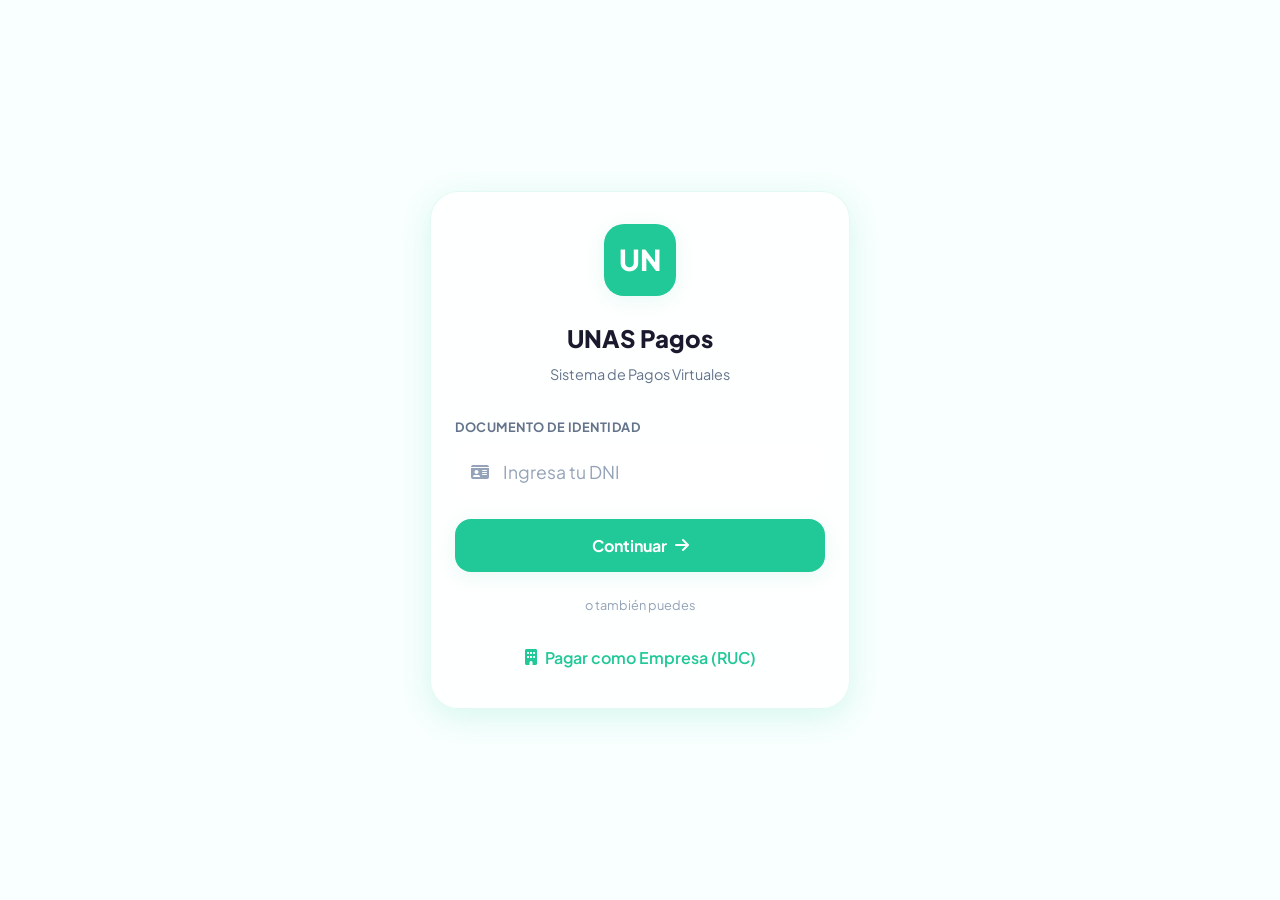
<file: index.html>
<!DOCTYPE html>
<html lang="es">
<head>
    <meta charset="UTF-8">
    <meta name="viewport" content="width=device-width, initial-scale=1.0, maximum-scale=1.0, user-scalable=no">
    <title>UNAS Pagos - Sistema Inteligente</title>
    
    <!-- Fonts -->
    <link href="https://fonts.googleapis.com/css2?family=Plus+Jakarta+Sans:wght@400;500;600;700;800&display=swap" rel="stylesheet">
    
    <!-- Icons -->
    <link rel="stylesheet" href="https://cdnjs.cloudflare.com/ajax/libs/font-awesome/6.4.0/css/all.min.css">
    
    <!-- Styles -->
    <link rel="stylesheet" href="css/styles.css">
</head>
<body>
    <!-- Background Decoration -->
    <div class="bg-decoration">
        <div class="bg-blob bg-blob-1"></div>
        <div class="bg-blob bg-blob-2"></div>
    </div>

    <!-- ==================== LOGIN SCREEN ==================== -->
    <div class="login-screen" id="loginScreen">
        <div class="login-card">
            <div class="login-logo">UN</div>
            <h2 class="login-title">UNAS Pagos</h2>
            <p class="login-subtitle">Sistema de Pagos Virtuales</p>

            <!-- Step 1: DNI -->
            <div class="login-step active" id="loginStep1">
                <div class="input-group">
                    <label class="input-label">Documento de Identidad</label>
                    <div class="input-wrapper">
                        <i class="fas fa-id-card input-icon"></i>
                        <input type="text" class="input-field" id="dniInput" placeholder="Ingresa tu DNI" maxlength="8" inputmode="numeric" autocomplete="off">
                    </div>
                </div>
                <button class="btn btn-primary" onclick="validateDNI()">
                    <span>Continuar</span>
                    <i class="fas fa-arrow-right"></i>
                </button>
                <div class="divider">o también puedes</div>
                <button class="btn btn-text">
                    <i class="fas fa-building"></i> Pagar como Empresa (RUC)
                </button>
            </div>

            <!-- Step 2: Loading RENIEC -->
            <div class="login-step" id="loginStep2">
                <div style="padding: 2rem 0; text-align: center;">
                    <div class="spinner dark" style="margin: 0 auto 1rem; width: 40px; height: 40px;"></div>
                    <p style="color: var(--text-secondary); font-size: 0.9rem;">Validando con RENIEC...</p>
                    <p style="color: var(--text-muted); font-size: 0.75rem; margin-top: 0.5rem;">Consultando sistemas internos UNAS</p>
                </div>
            </div>

            <!-- Step 3: Confirm User + Email -->
            <div class="login-step" id="loginStep3">
                <div class="user-preview" id="userPreview">
                    <div class="user-preview-avatar"><i class="fas fa-user"></i></div>
                    <div class="user-preview-info">
                        <h4 id="previewName">-</h4>
                        <p id="previewDni">DNI: -</p>
                    </div>
                    <span class="user-preview-badge" id="previewBadge">-</span>
                </div>

                <div class="api-data-section" id="apiDataSection">
                    <div class="api-data-title"><i class="fas fa-database"></i> Datos encontrados en sistemas UNAS</div>
                    <div class="api-cards" id="apiCards"></div>
                </div>

                <div class="login-alert" id="alertDeudas" style="display: none; margin-top: 1rem;">
                    <i class="fas fa-exclamation-triangle"></i>
                    <div class="login-alert-text">
                        <strong>Se detectaron conceptos obligatorios.</strong><br>
                        Se agregarán automáticamente a tu carrito.
                    </div>
                </div>

                <div class="input-group" style="margin-top: 1.25rem;">
                    <label class="input-label">Correo electrónico</label>
                    <div class="input-wrapper">
                        <i class="fas fa-envelope input-icon"></i>
                        <input type="email" class="input-field email" id="emailInput" placeholder="tucorreo@email.com">
                    </div>
                    <p style="font-size: 0.7rem; color: var(--text-muted); margin-top: 0.35rem;">
                        <i class="fas fa-info-circle"></i> Enviaremos tu comprobante a este correo
                    </p>
                </div>

                <button class="btn btn-primary" onclick="confirmUser()">
                    <i class="fas fa-check"></i>
                    <span>Confirmar y continuar</span>
                </button>
                <button class="btn btn-secondary" onclick="goToLoginStep(1)">
                    <i class="fas fa-arrow-left"></i> Cambiar DNI
                </button>
            </div>
        </div>
    </div>

    <!-- ==================== MAIN APP ==================== -->
    <div class="app-container hidden" id="appContainer">
        <!-- Header -->
        <header class="header">
            <div class="header-inner">
                <div class="header-left">
                    <div class="logo">UN</div>
                    <div class="header-title">
                        <h1>UNAS Pagos</h1>
                        <span>Sistema de pagos virtuales</span>
                    </div>
                </div>
                <div class="header-user" onclick="logout()">
                    <div class="header-user-avatar"><i class="fas fa-user"></i></div>
                    <div class="header-user-info">
                        <div class="header-user-name" id="headerUserName">-</div>
                        <div class="header-user-type" id="headerUserType">-</div>
                    </div>
                    <i class="fas fa-sign-out-alt" style="color: var(--text-muted); margin-left: 0.5rem;"></i>
                </div>
            </div>
        </header>

        <!-- Tabs -->
        <nav class="tabs-nav">
            <div class="tabs-nav-inner">
                <button class="tab-btn active" onclick="switchTab('servicios', this)"><i class="fas fa-receipt"></i> Servicios</button>
                <button class="tab-btn" onclick="switchTab('historial', this)"><i class="fas fa-history"></i> Historial</button>
                <button class="tab-btn" onclick="switchTab('perfil', this)"><i class="fas fa-user"></i> Mi Perfil</button>
            </div>
        </nav>

        <!-- Main Content -->
        <main class="main-layout">
            <!-- Tab: Servicios -->
            <div class="tab-content active" id="tabServicios">
                <!-- Welcome Card -->
                <div class="welcome-card">
                    <div class="welcome-header">
                        <div class="welcome-user">
                            <div class="welcome-avatar"><i class="fas fa-user"></i></div>
                            <div class="welcome-info">
                                <h2 id="welcomeName">¡Hola!</h2>
                                <p id="welcomeMeta">-</p>
                            </div>
                        </div>
                        <span class="welcome-badge" id="welcomeBadge">-</span>
                    </div>
                    <div class="welcome-stats">
                        <div class="stat-box">
                            <div class="stat-value" id="statPendientes">0</div>
                            <div class="stat-label">Pendientes</div>
                        </div>
                        <div class="stat-box">
                            <div class="stat-value" id="statMonto">S/ 0</div>
                            <div class="stat-label">Por pagar</div>
                        </div>
                        <div class="stat-box">
                            <div class="stat-value" id="statPagados">0</div>
                            <div class="stat-label">Este mes</div>
                        </div>
                    </div>
                </div>

                <!-- API Status -->
                <div class="api-status-grid" id="apiStatusGrid"></div>

                <!-- Alert -->
                <div class="alert-banner" id="mainAlert" style="display: none;">
                    <i class="fas fa-exclamation-circle"></i>
                    <div class="alert-banner-content">
                        <div class="alert-banner-title">Conceptos obligatorios detectados</div>
                        <div class="alert-banner-text" id="alertText">-</div>
                    </div>
                </div>

                <!-- Content Grid -->
                <div class="content-grid">
                    <!-- Services -->
                    <div class="section-card">
                        <div class="section-header">
                            <h3 class="section-title"><i class="fas fa-list"></i> Conceptos de Pago</h3>
                            <div class="filter-pills">
                                <button class="filter-pill active" onclick="setFilter(this, 'all')">Todos</button>
                                <button class="filter-pill" onclick="setFilter(this, 'pregrado')">Pregrado</button>
                                <button class="filter-pill" onclick="setFilter(this, 'posgrado')">Posgrado</button>
                                <button class="filter-pill" onclick="setFilter(this, 'idiomas')">Idiomas</button>
                            </div>
                        </div>
                        <div class="section-body">
                            <div class="search-bar">
                                <div class="search-input-wrapper">
                                    <i class="fas fa-search search-icon"></i>
                                    <input type="text" class="search-input" placeholder="Buscar concepto..." id="searchInput" oninput="searchServices()">
                                </div>
                            </div>
                            <div class="service-list" id="serviceList"></div>
                        </div>
                    </div>

                    <!-- Cart Panel Desktop -->
                    <div class="cart-panel" id="cartPanel">
                        <div class="cart-header">
                            <h3 class="cart-title">Resumen</h3>
                            <span class="cart-count" id="cartCountDesktop">0</span>
                        </div>
                        <div class="cart-body" id="cartBodyDesktop"></div>
                        <div class="cart-summary" id="cartSummaryDesktop"></div>
                        <div class="cart-actions">
                            <button class="btn-checkout" onclick="openCheckout()">
                                <i class="fas fa-lock"></i> Pagar
                            </button>
                        </div>
                    </div>
                </div>
            </div>

            <!-- Tab: Historial -->
            <div class="tab-content" id="tabHistorial">
                <div class="section-card">
                    <div class="section-header">
                        <h3 class="section-title"><i class="fas fa-history"></i> Historial de Pagos</h3>
                    </div>
                    <div class="section-body">
                        <div class="history-list" id="historyList"></div>
                    </div>
                </div>
            </div>

            <!-- Tab: Perfil -->
            <div class="tab-content" id="tabPerfil">
                <div class="section-card">
                    <div class="section-header">
                        <h3 class="section-title"><i class="fas fa-user"></i> Mi Perfil</h3>
                    </div>
                    <div class="section-body" id="profileContent"></div>
                </div>
            </div>
        </main>

        <!-- Mobile Cart Bar -->
        <div class="mobile-cart-bar">
            <div class="mobile-cart-info">
                <div class="mobile-cart-badge" id="cartCountMobile">0</div>
                <div class="mobile-cart-text">
                    <span id="cartItemsText">0 conceptos</span>
                    <strong id="cartTotalMobile">S/ 0.00</strong>
                </div>
            </div>
            <button class="mobile-cart-btn" onclick="openCheckout()">
                <i class="fas fa-arrow-right"></i> Pagar
            </button>
        </div>
    </div>

    <!-- ==================== CHECKOUT MODAL ==================== -->
    <div class="modal-overlay" id="checkoutModal" onclick="closeModal(this)">
        <div class="modal" onclick="event.stopPropagation()">
            <div class="modal-handle"></div>
            
            <!-- Step 1: Summary -->
            <div id="checkoutStep1">
                <div class="modal-header">
                    <h3>Resumen de tu Pago</h3>
                    <p>Revisa los conceptos seleccionados</p>
                </div>
                <div class="modal-body" id="checkoutItems"></div>
                <div class="modal-footer">
                    <button class="btn btn-primary" onclick="goToPayment()">
                        <i class="fas fa-credit-card"></i> Pagar S/ <span id="checkoutTotal">0.00</span>
                    </button>
                </div>
            </div>

            <!-- Step 2: Niubiz Payment -->
            <div id="checkoutStep2" style="display: none;">
                <div class="modal-header">
                    <h3>Pago con Tarjeta</h3>
                    <p>Ingresa los datos de tu tarjeta</p>
                </div>
                <div class="modal-body">
                    <div class="niubiz-container">
                        <div class="niubiz-header">
                            <img src="https://upload.wikimedia.org/wikipedia/commons/thumb/a/a4/Niubiz_logo.svg/200px-Niubiz_logo.svg.png" alt="Niubiz" class="niubiz-logo" onerror="this.outerHTML='<span style=&quot;font-size: 1.5rem; font-weight: 800; color: #1a1f71;&quot;>NIUBIZ</span>'">
                            <div class="niubiz-secure">
                                <i class="fas fa-lock"></i>
                                <span>Pago Seguro</span>
                            </div>
                        </div>

                        <div class="card-form">
                            <div class="card-input-group">
                                <label>Número de Tarjeta</label>
                                <i class="fas fa-credit-card card-input-icon"></i>
                                <input type="text" class="card-input card-number" id="cardNumber" placeholder="1234 5678 9012 3456" maxlength="19" inputmode="numeric">
                            </div>

                            <div class="card-input-group">
                                <label>Nombre del Titular</label>
                                <i class="fas fa-user card-input-icon"></i>
                                <input type="text" class="card-input" id="cardName" placeholder="Como aparece en la tarjeta" style="text-transform: uppercase;">
                            </div>

                            <div class="card-row">
                                <div class="card-input-group">
                                    <label>Fecha Exp.</label>
                                    <i class="fas fa-calendar card-input-icon"></i>
                                    <input type="text" class="card-input" id="cardExpiry" placeholder="MM/YY" maxlength="5">
                                </div>
                                <div class="card-input-group">
                                    <label>CVV</label>
                                    <i class="fas fa-lock card-input-icon"></i>
                                    <input type="password" class="card-input" id="cardCvv" placeholder="•••" maxlength="4" inputmode="numeric">
                                </div>
                            </div>
                        </div>

                        <div class="card-brands">
                            <img src="https://upload.wikimedia.org/wikipedia/commons/thumb/5/5e/Visa_Inc._logo.svg/100px-Visa_Inc._logo.svg.png" alt="Visa" onerror="this.outerHTML='<span style=&quot;color:#1a1f71;font-weight:bold;&quot;>VISA</span>'">
                            <img src="https://upload.wikimedia.org/wikipedia/commons/thumb/2/2a/Mastercard-logo.svg/100px-Mastercard-logo.svg.png" alt="Mastercard" onerror="this.outerHTML='<span style=&quot;color:#eb001b;font-weight:bold;&quot;>MC</span>'">
                            <img src="https://upload.wikimedia.org/wikipedia/commons/thumb/f/fa/American_Express_logo_%282018%29.svg/100px-American_Express_logo_%282018%29.svg.png" alt="Amex" onerror="this.outerHTML='<span style=&quot;color:#006fcf;font-weight:bold;&quot;>AMEX</span>'">
                            <img src="https://upload.wikimedia.org/wikipedia/commons/thumb/4/40/Diners_Club_Logo3.svg/100px-Diners_Club_Logo3.svg.png" alt="Diners" onerror="this.outerHTML='<span style=&quot;color:#004e94;font-weight:bold;&quot;>DINERS</span>'">
                        </div>
                    </div>

                    <div class="summary-card" style="margin-top: 1rem;">
                        <div class="summary-card-title">Total a Pagar</div>
                        <div class="summary-line total" style="border: none; padding: 0; margin: 0;">
                            <span>Monto</span>
                            <span>S/ <span id="niubizTotal">0.00</span></span>
                        </div>
                    </div>
                </div>
                <div class="modal-footer">
                    <button class="btn btn-niubiz" onclick="processNiubizPayment()">
                        <i class="fas fa-lock"></i> Pagar con Niubiz
                    </button>
                    <button class="btn btn-secondary" onclick="goBackToSummary()">
                        <i class="fas fa-arrow-left"></i> Volver
                    </button>
                </div>
            </div>

            <!-- Step 3: Success -->
            <div id="checkoutSuccess" style="display: none;">
                <div class="modal-body">
                    <div class="success-state">
                        <div class="success-icon"><i class="fas fa-check"></i></div>
                        <div class="success-title">¡Pago Exitoso!</div>
                        <div class="success-text">Tu transacción ha sido procesada por Niubiz</div>
                        <div class="success-details">
                            <div class="success-row"><span>N° Operación</span><span><strong id="successOpNumber">-</strong></span></div>
                            <div class="success-row"><span>ID Transacción</span><span id="successTxnId">-</span></div>
                            <div class="success-row"><span>Fecha</span><span id="successDate">-</span></div>
                            <div class="success-row"><span>Monto</span><span style="color: var(--unas-verde); font-weight: 700;" id="successAmount">-</span></div>
                            <div class="success-row"><span>Tarjeta</span><span id="successCard">-</span></div>
                        </div>
                        <div class="email-sent-notice">
                            <i class="fas fa-envelope"></i>
                            <span>Comprobante enviado a <strong id="successEmail">-</strong></span>
                        </div>
                    </div>
                </div>
                <div class="modal-footer">
                    <button class="btn btn-primary" onclick="downloadTicket()">
                        <i class="fas fa-download"></i> Descargar Ticket
                    </button>
                    <button class="btn btn-secondary" onclick="closeCheckout()">Volver al inicio</button>
                </div>
            </div>
        </div>
    </div>

    <!-- ==================== PROCESSING OVERLAY ==================== -->
    <div class="processing-overlay" id="processingOverlay">
        <div class="processing-spinner"></div>
        <div class="processing-text">Procesando pago...</div>
        <div class="processing-subtext">Conectando con Niubiz de forma segura</div>
    </div>

    <!-- Scripts -->
    <script src="js/app.js"></script>
</body>
</html>
</file>
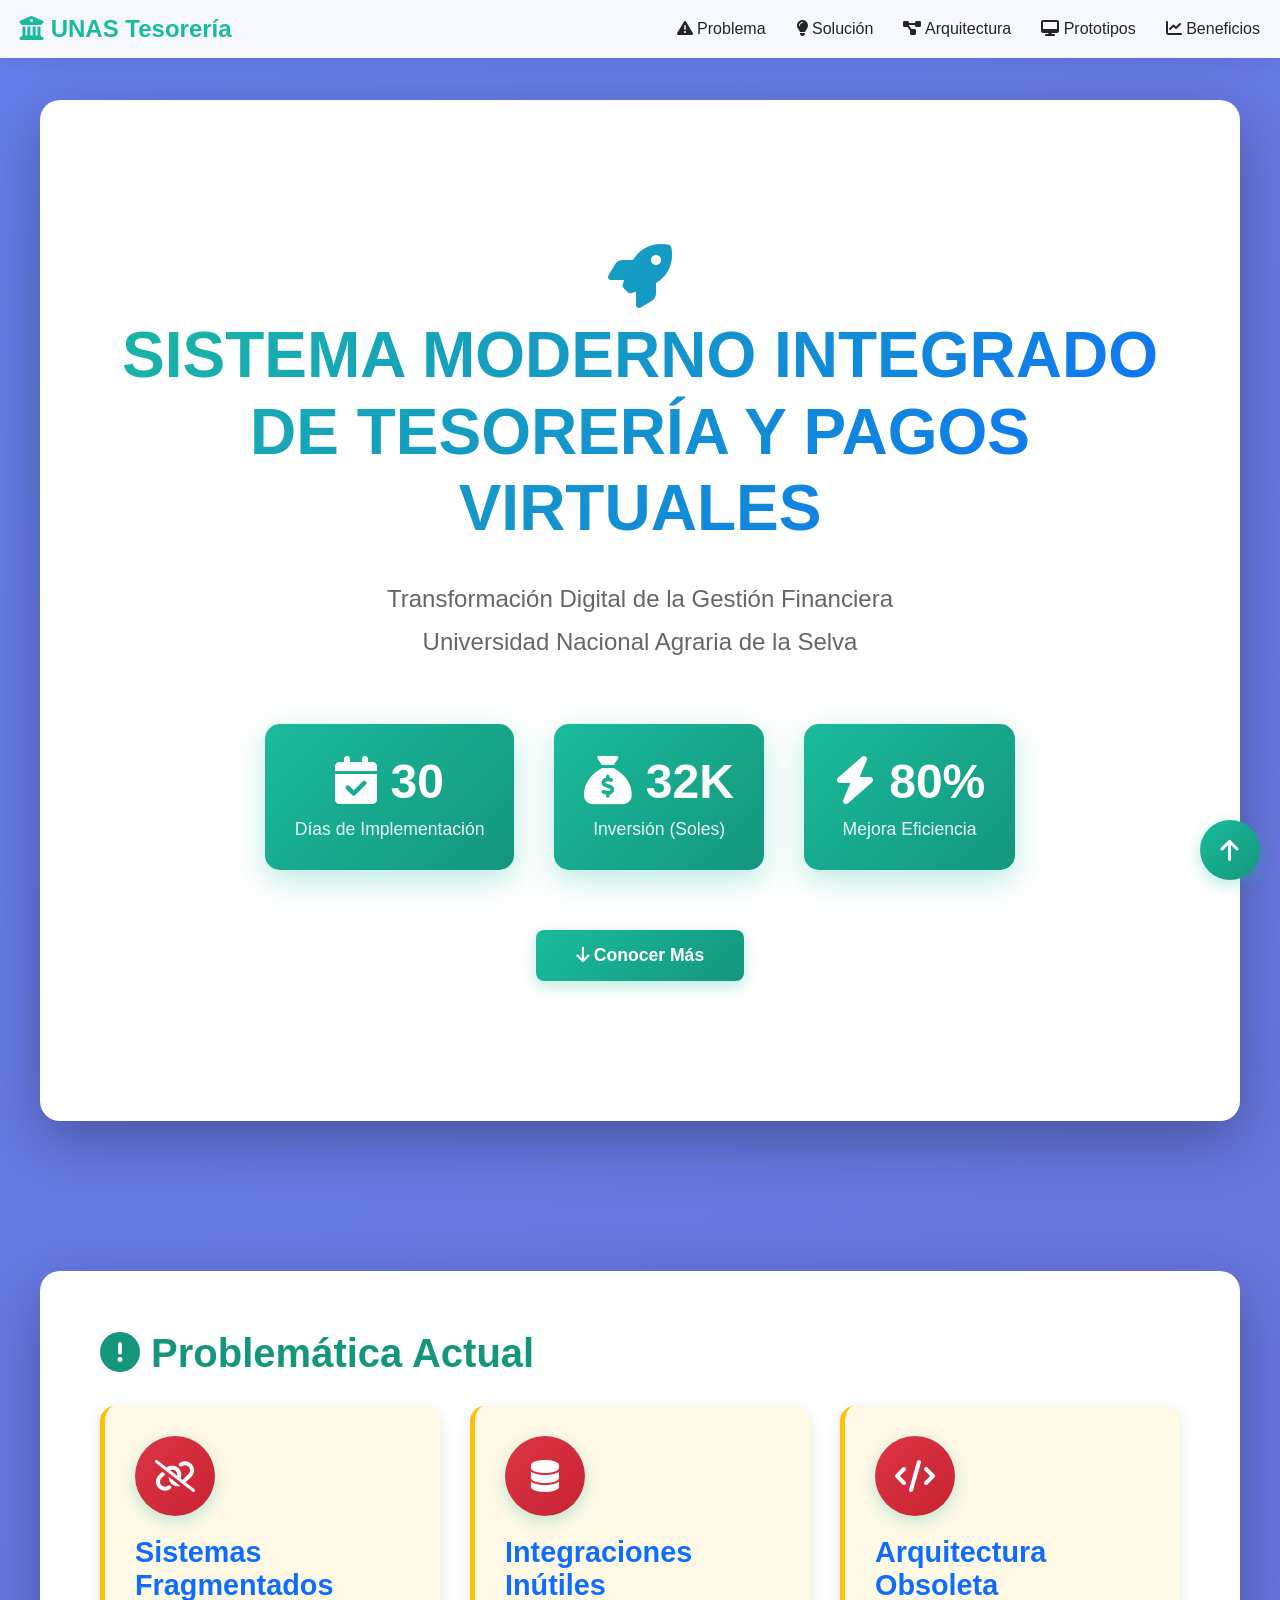
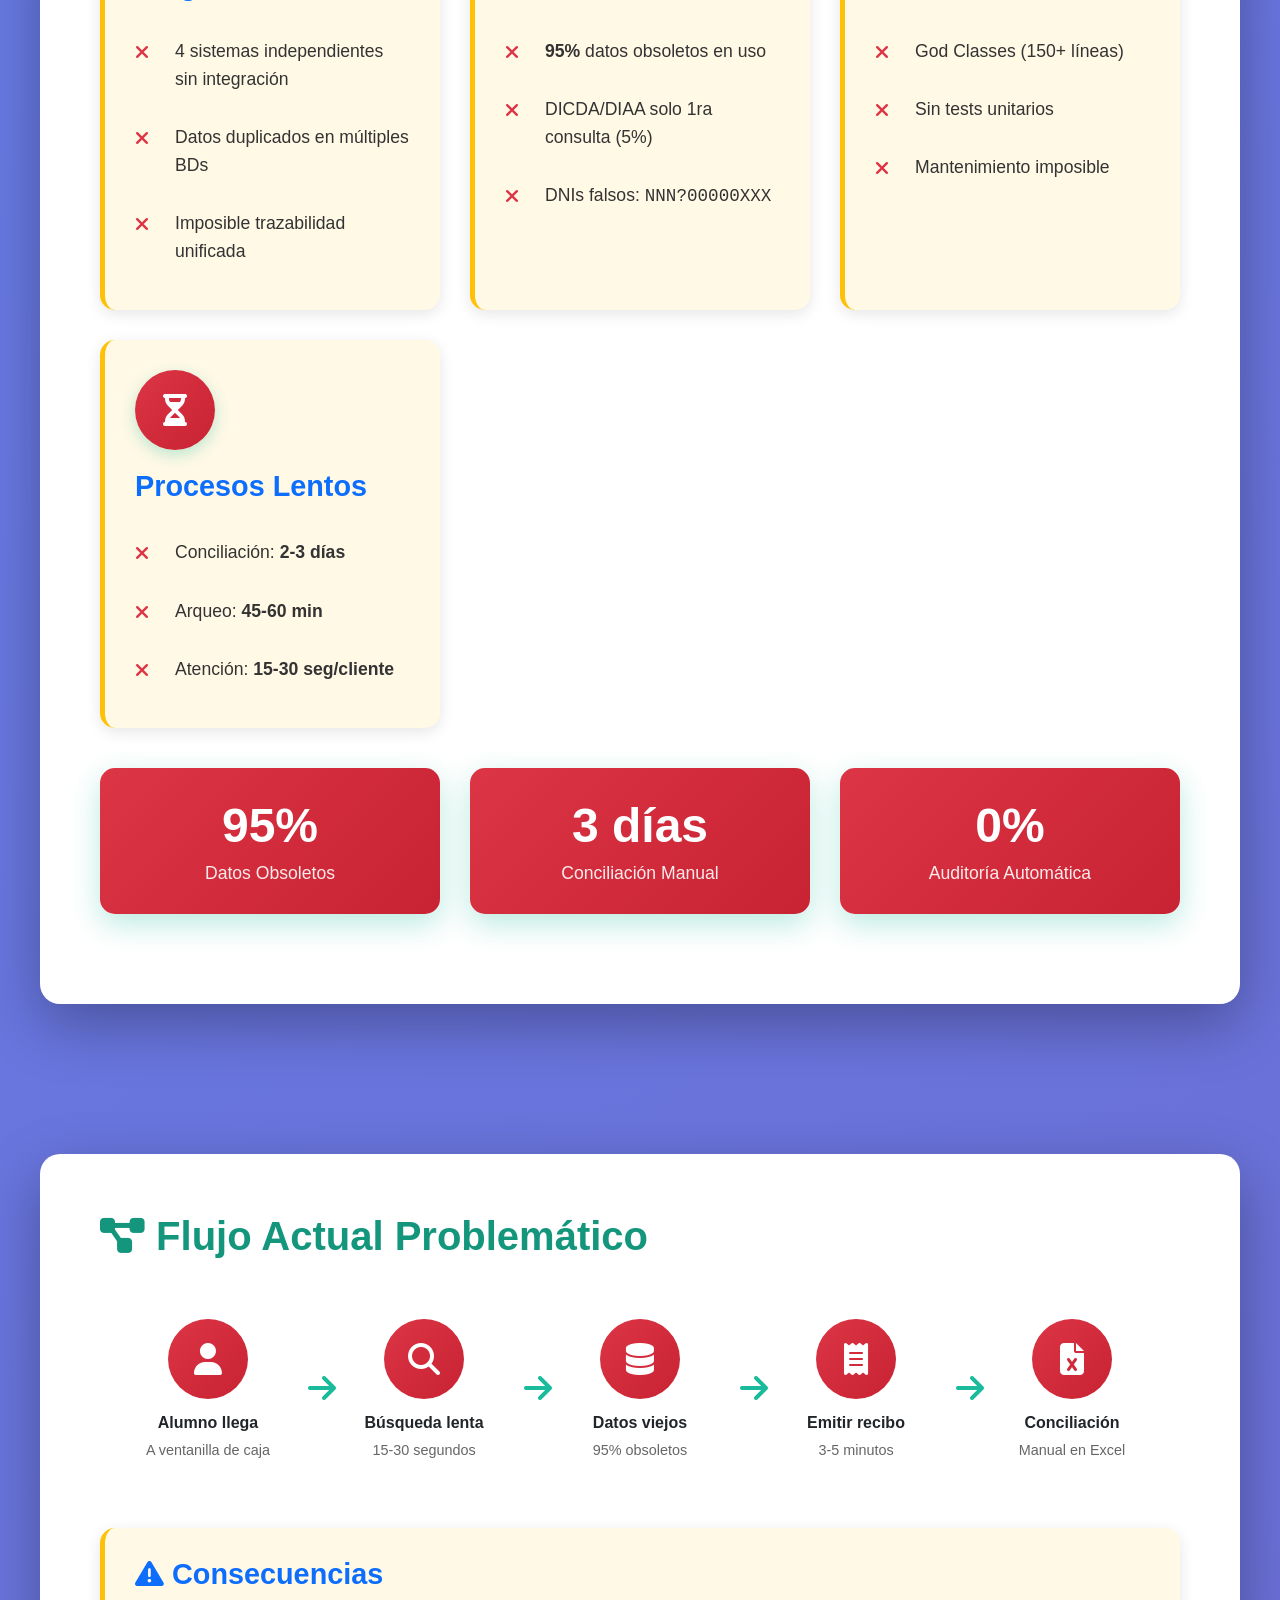
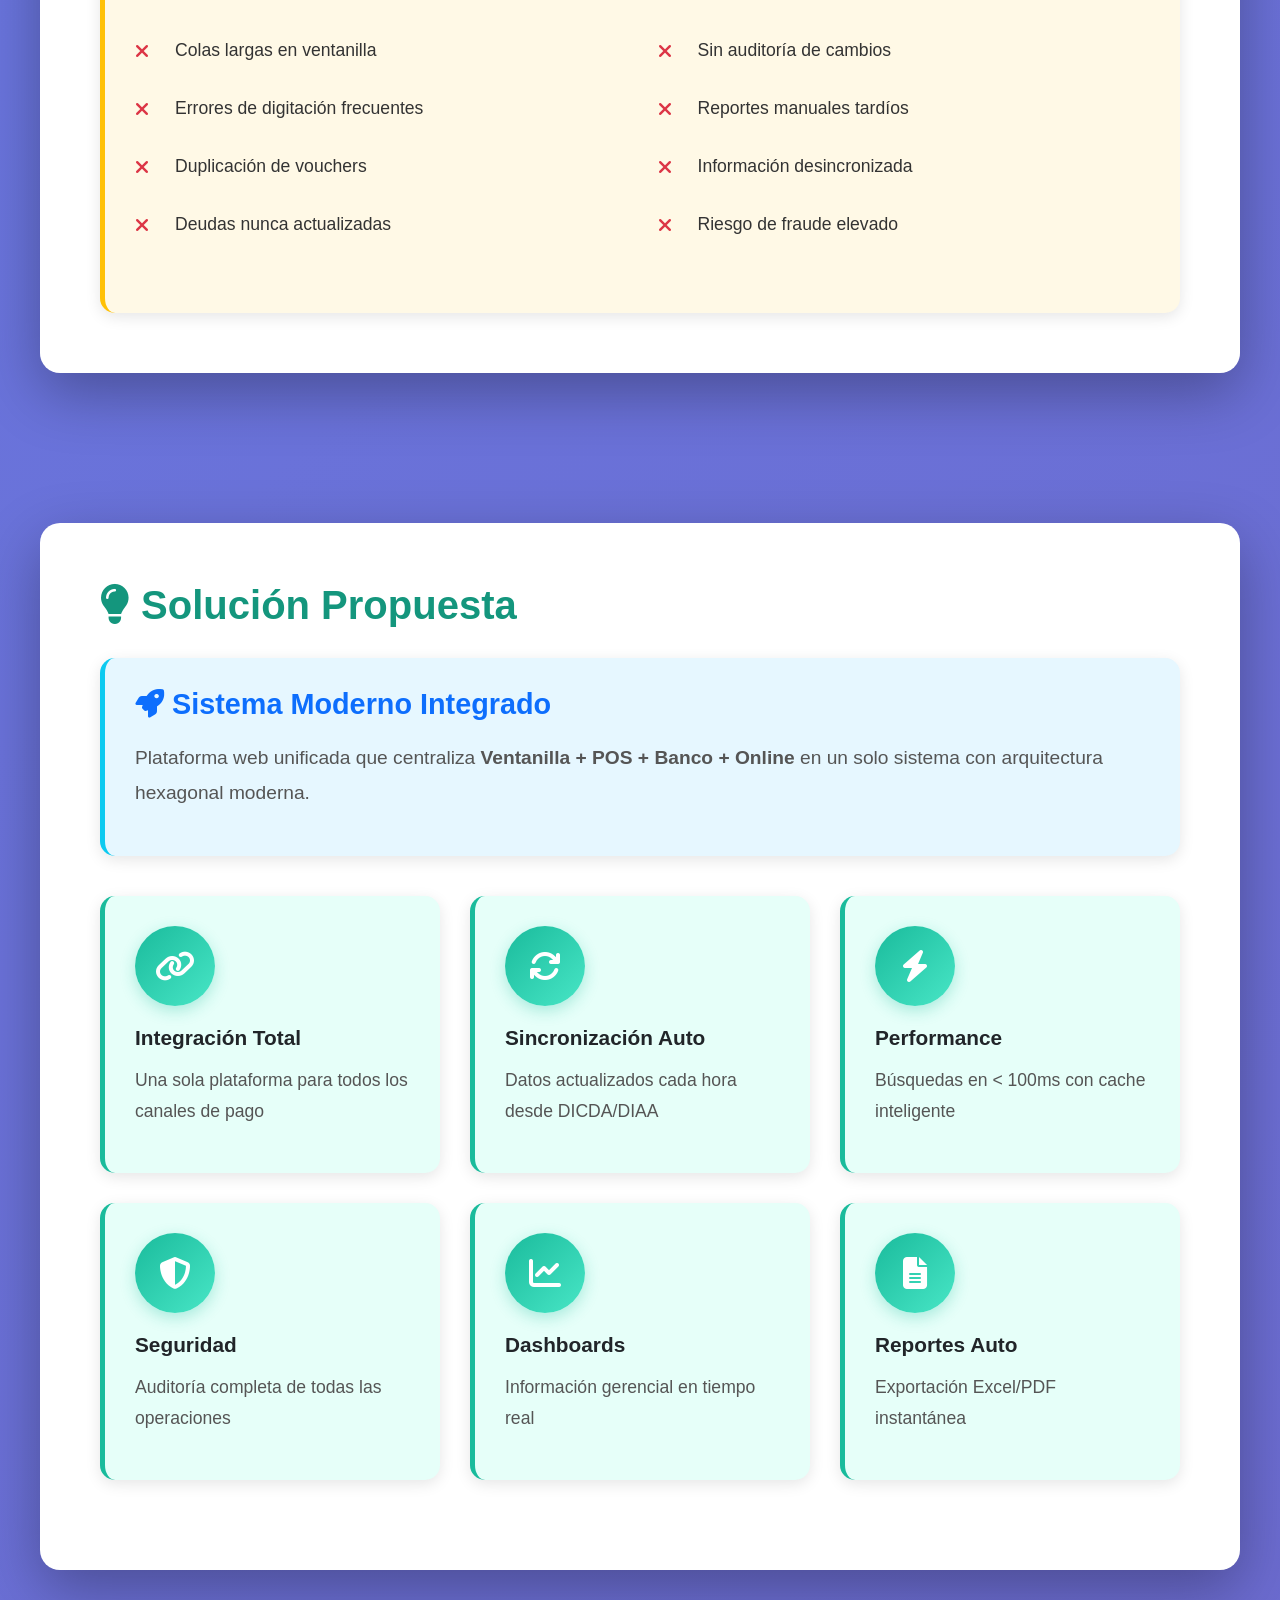
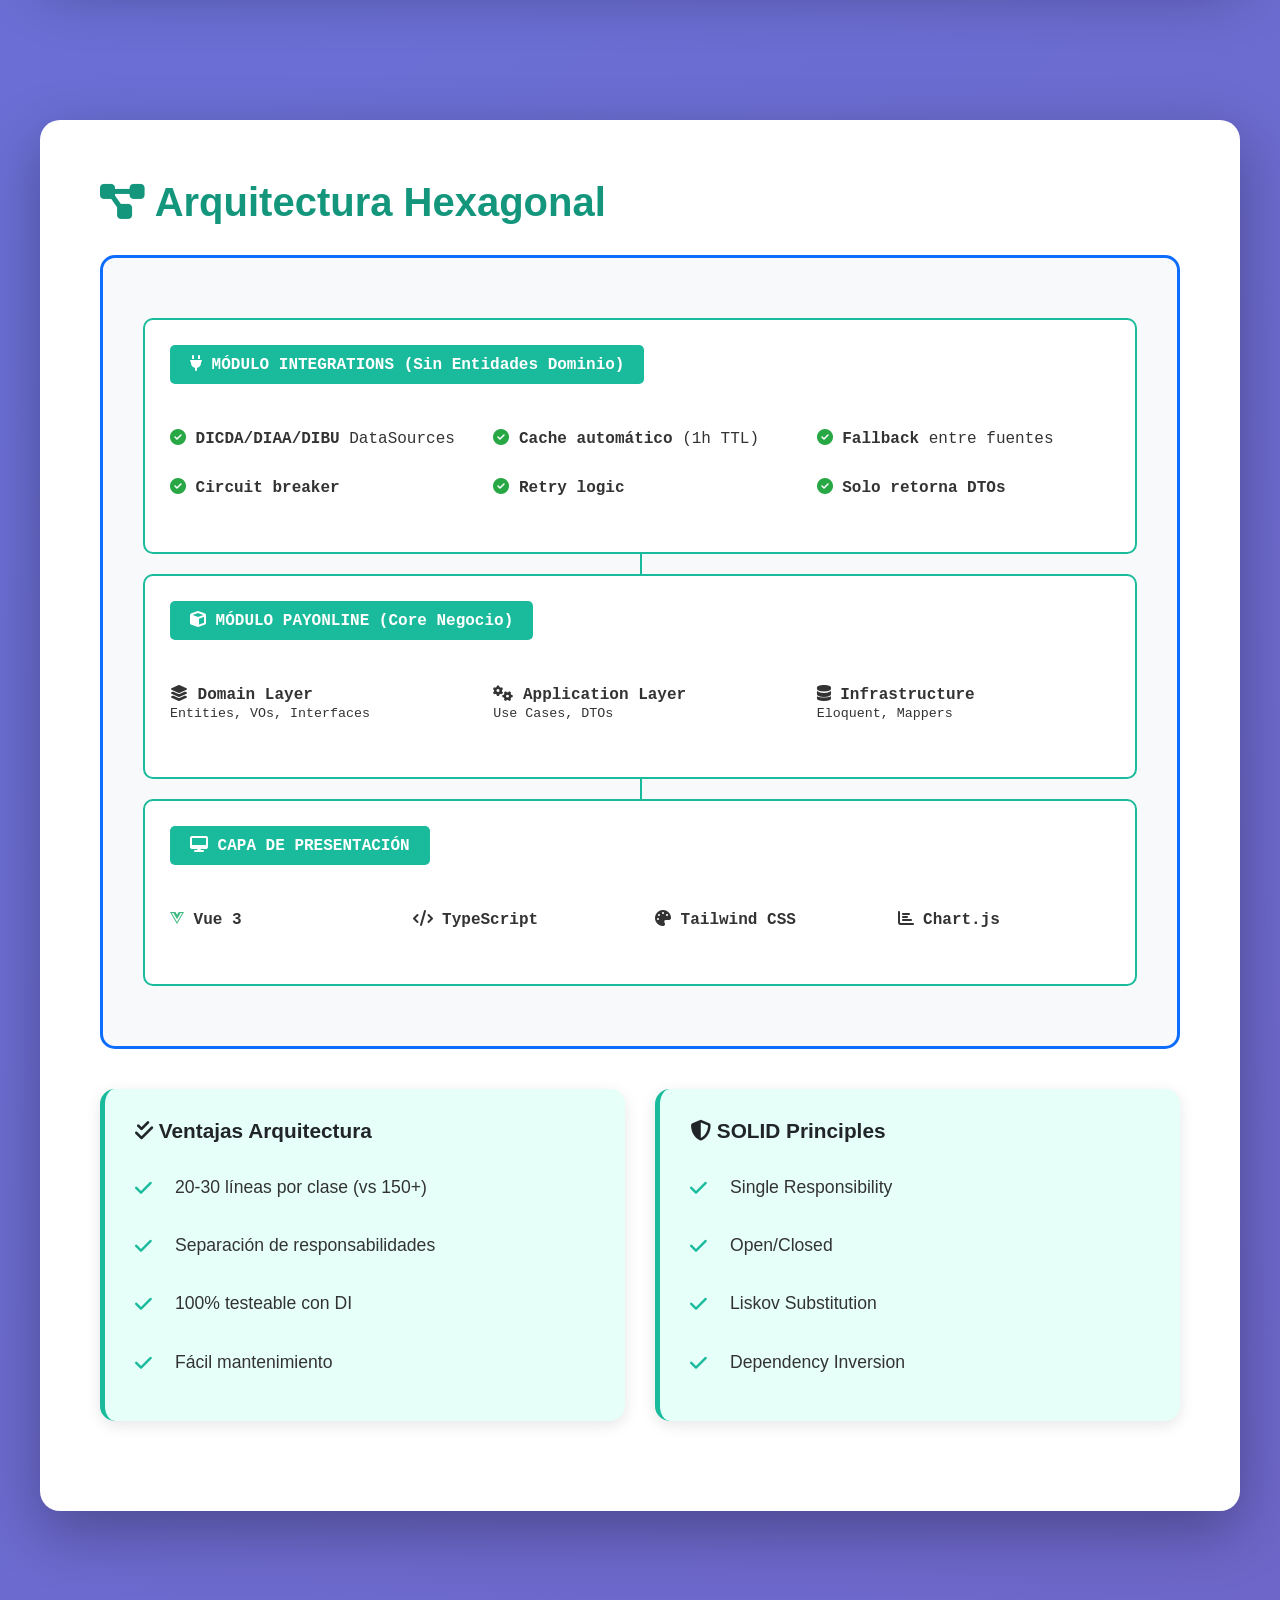
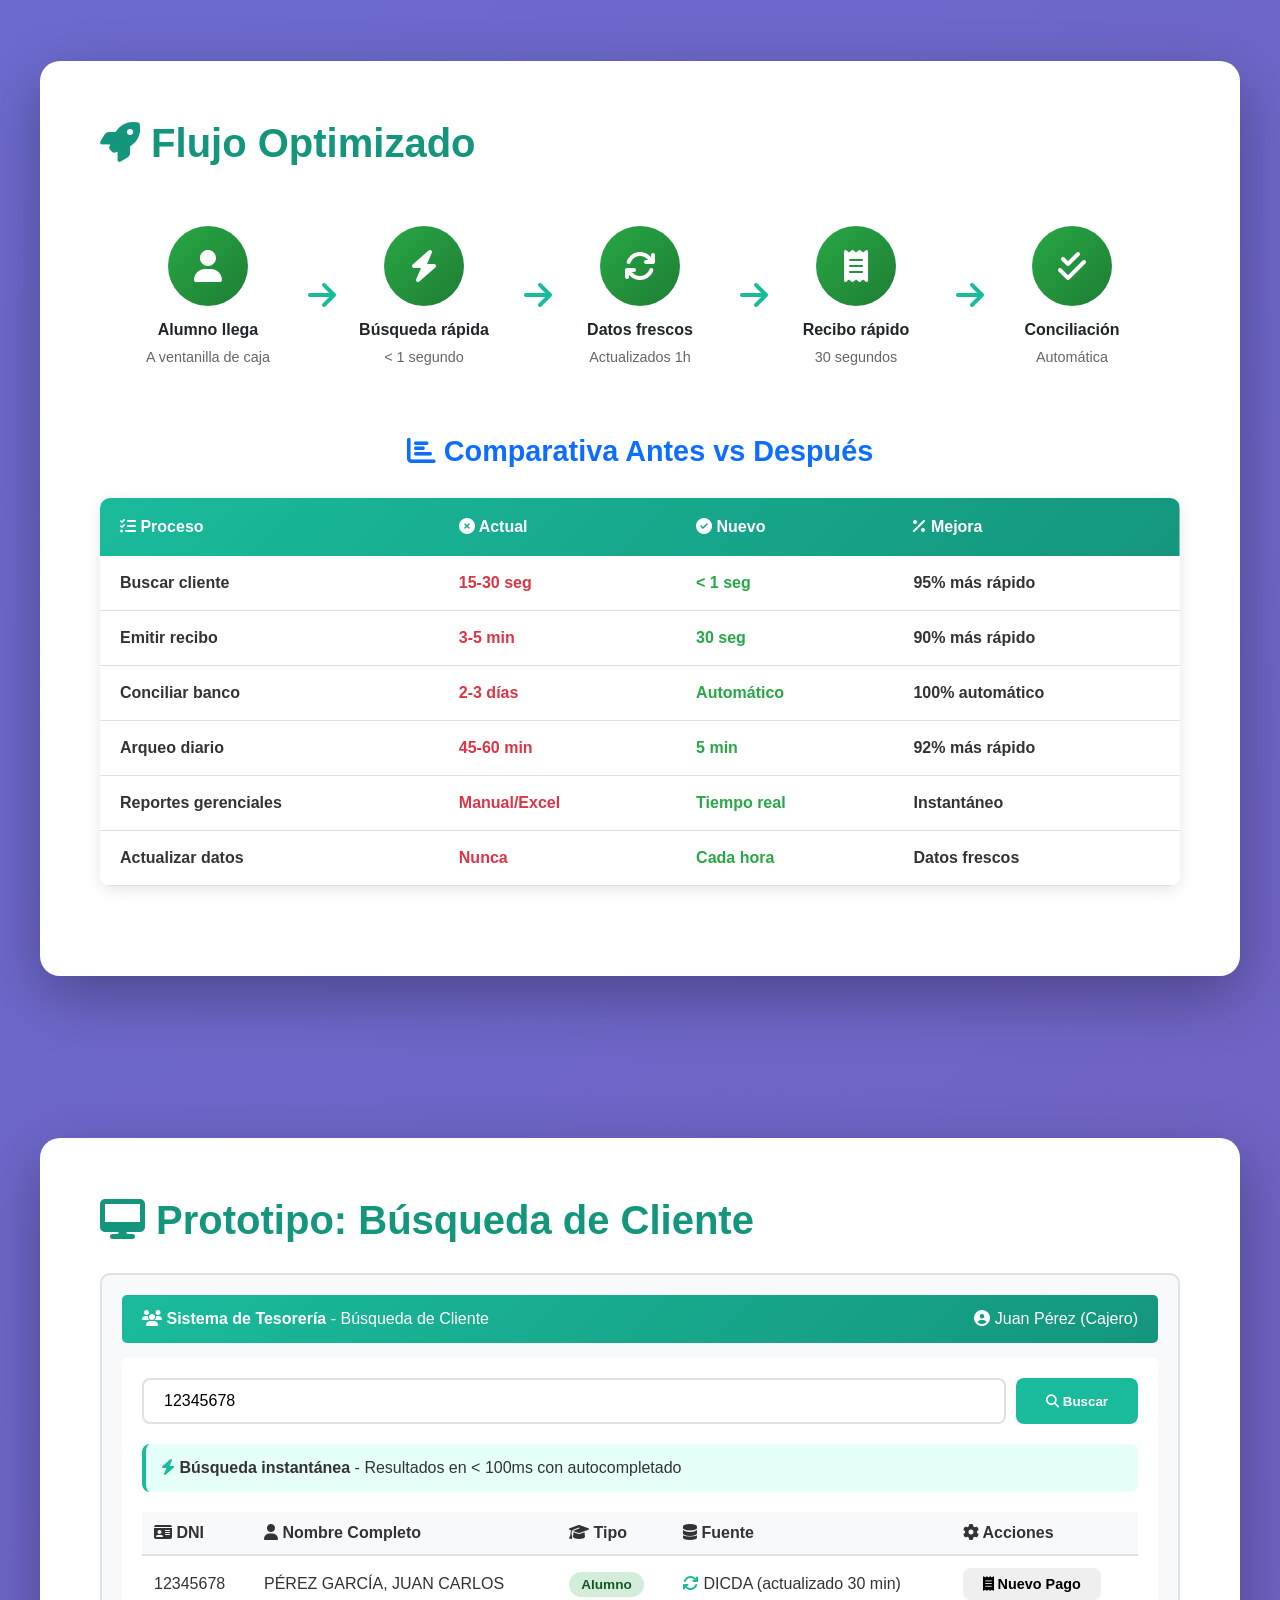
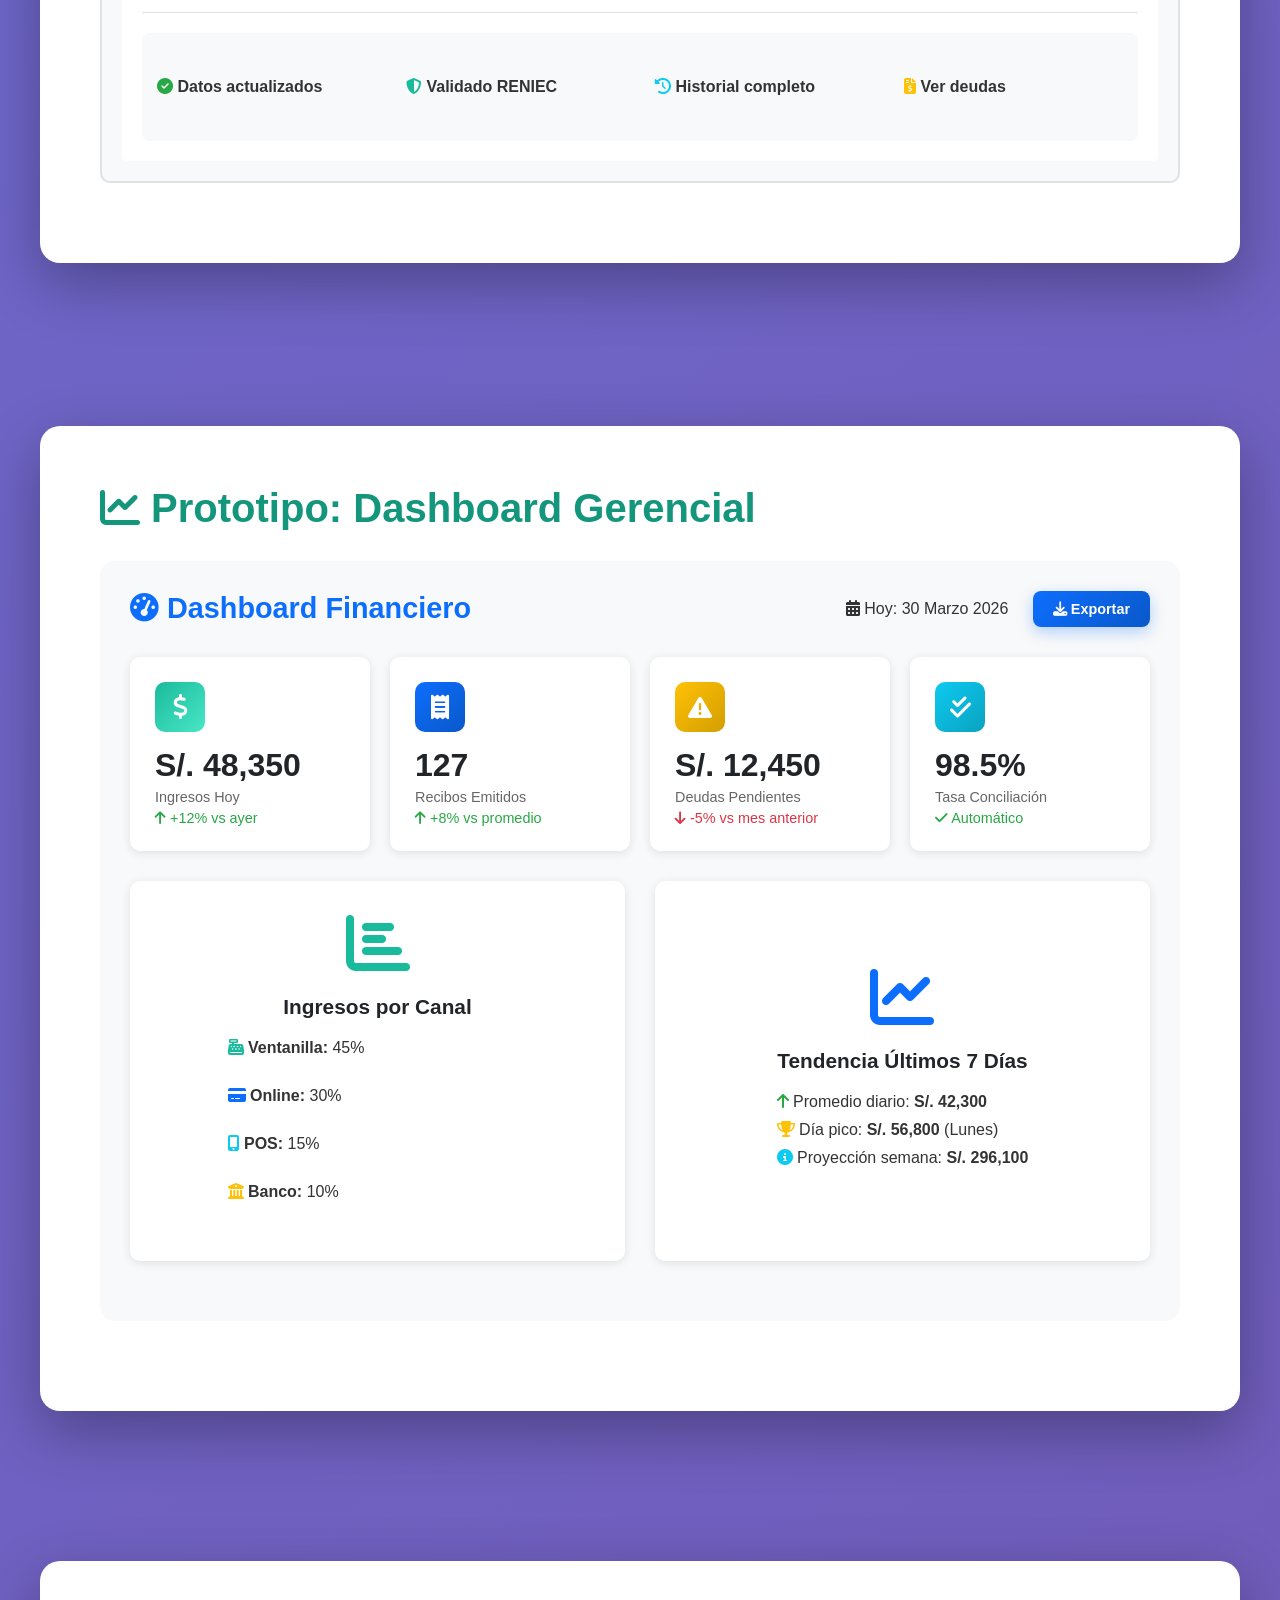
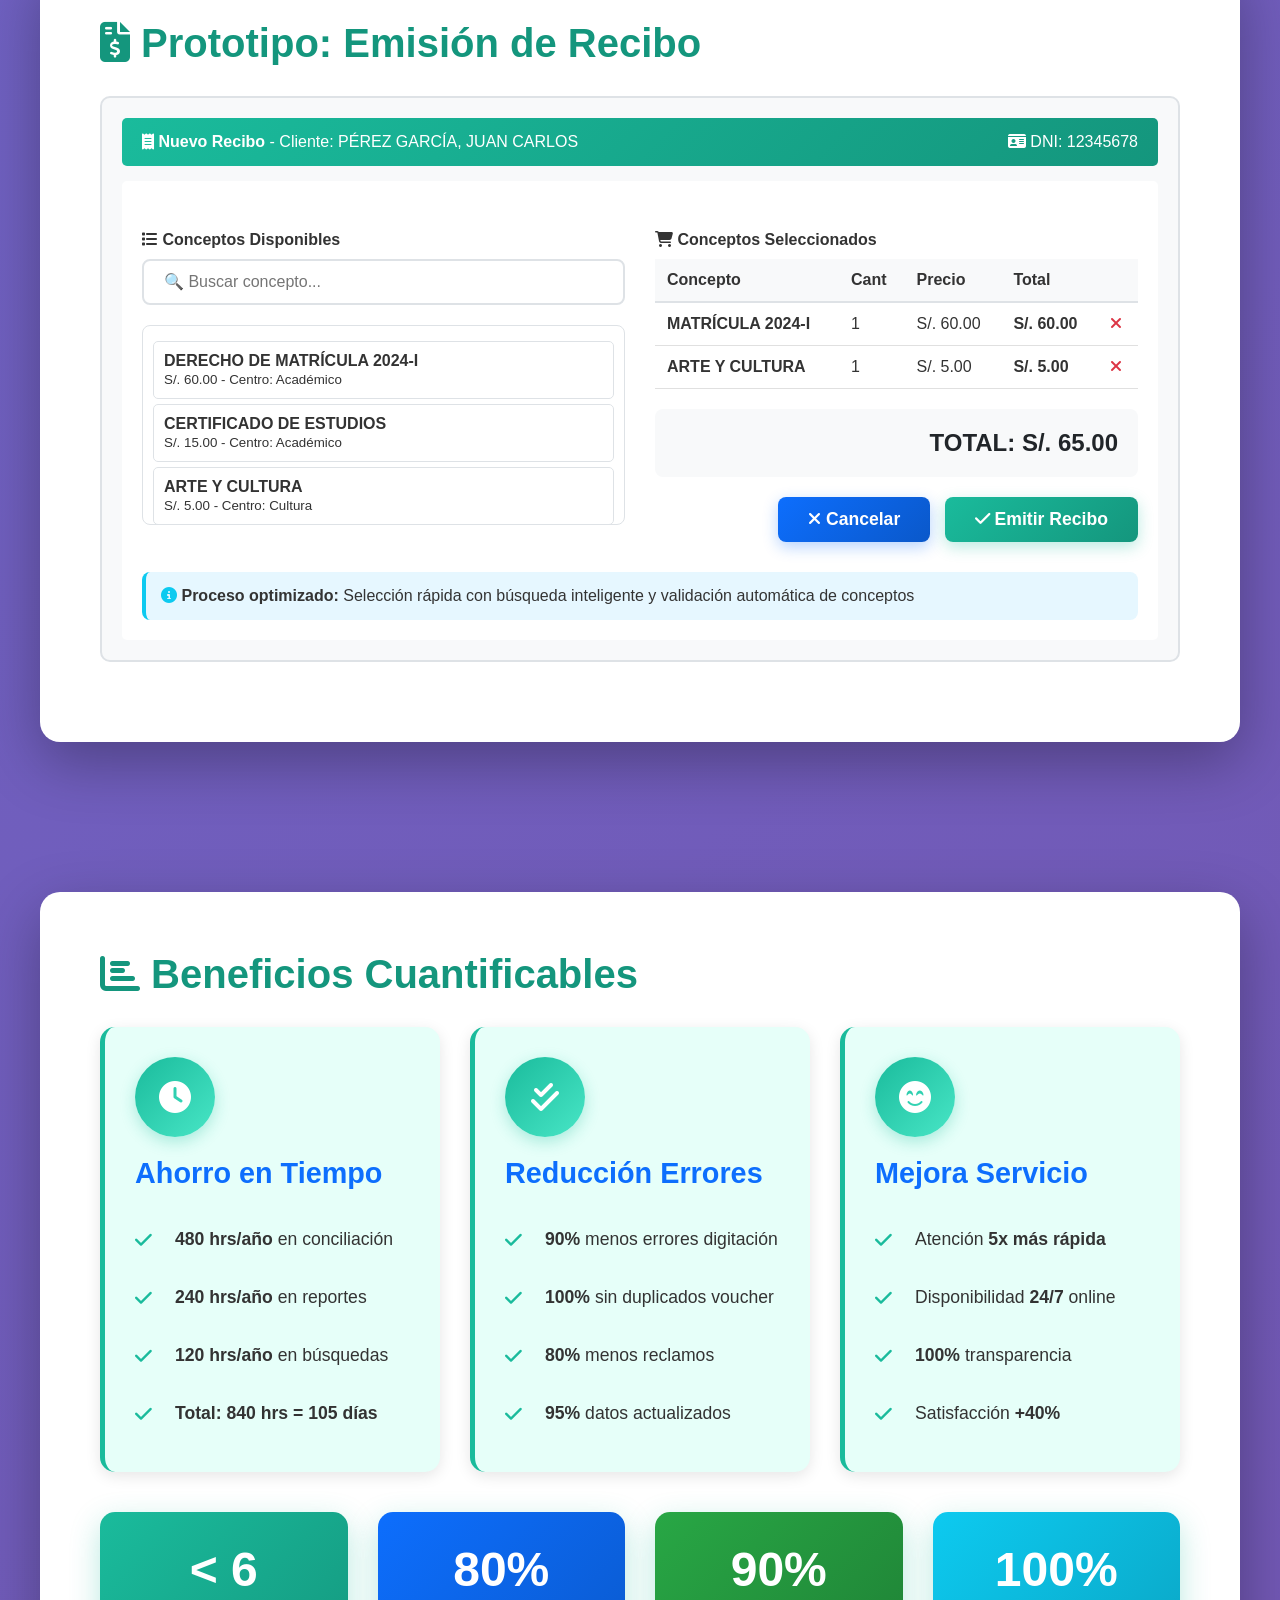
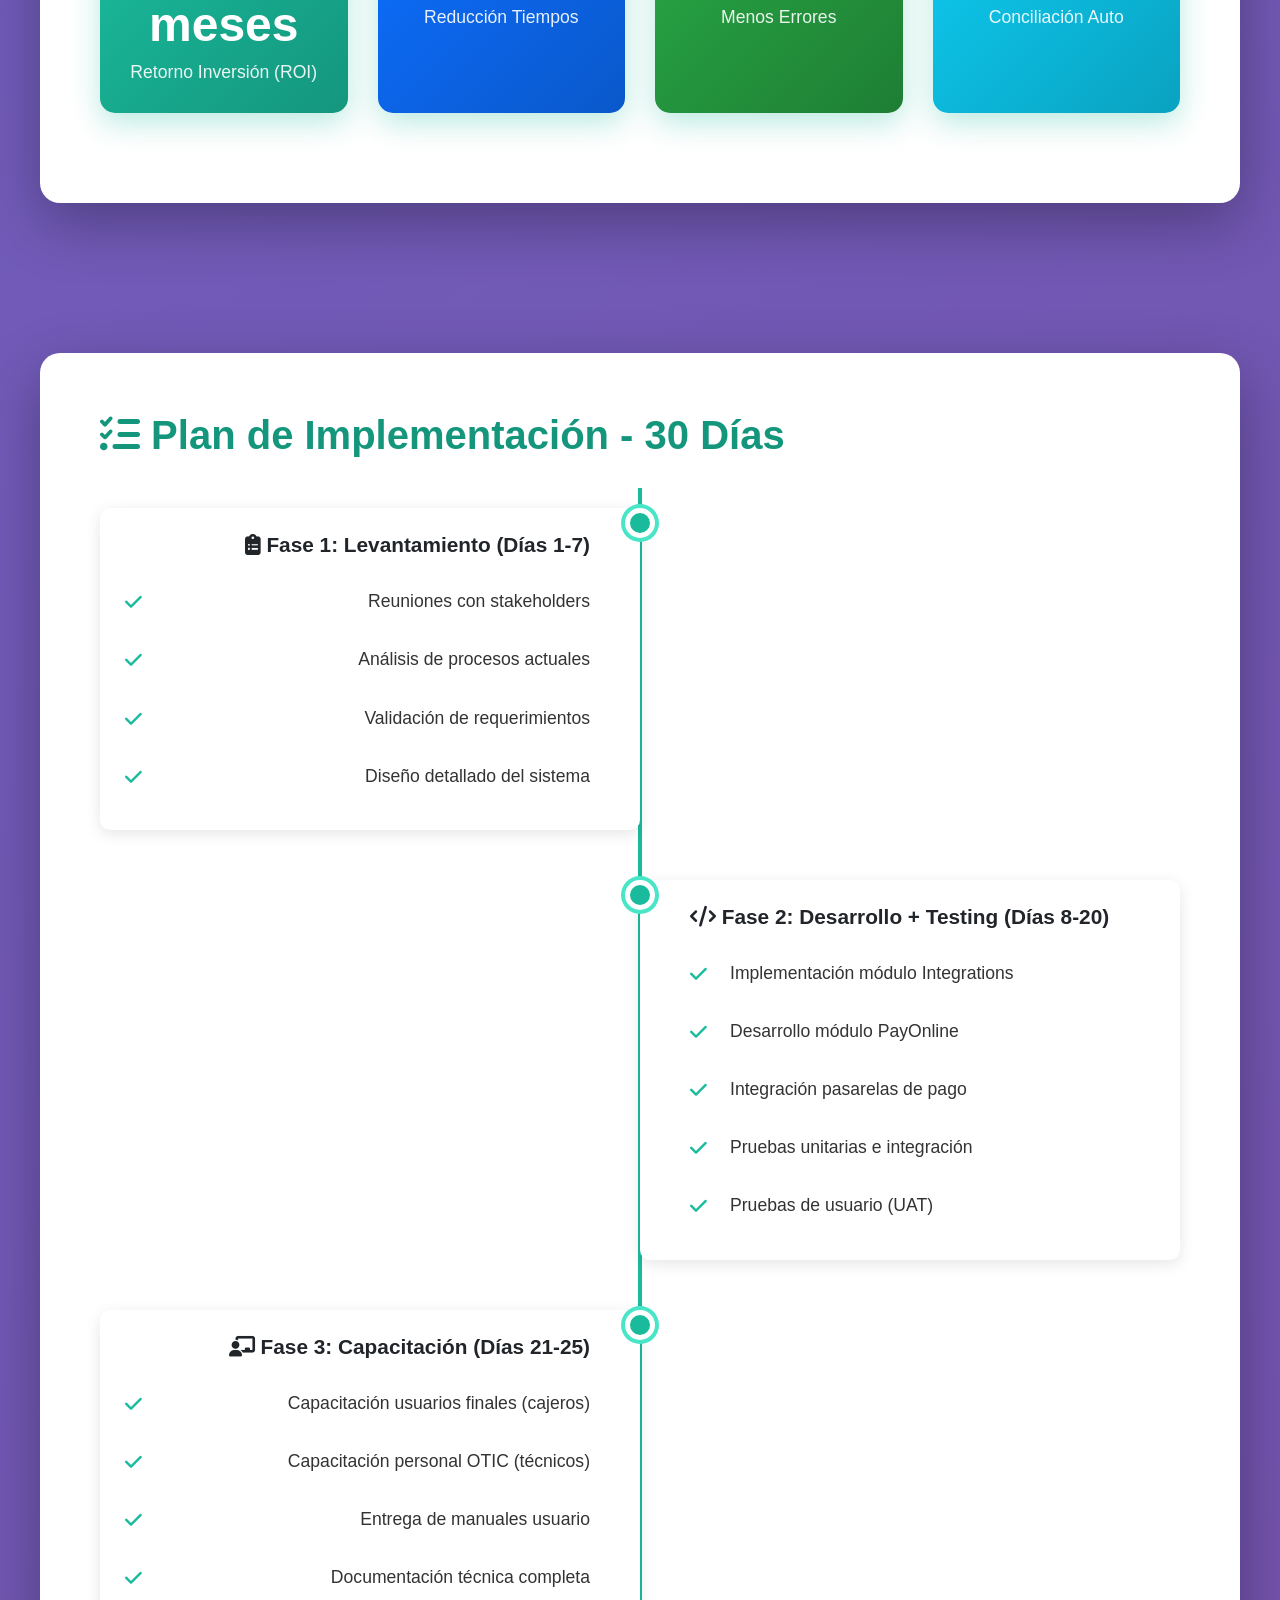
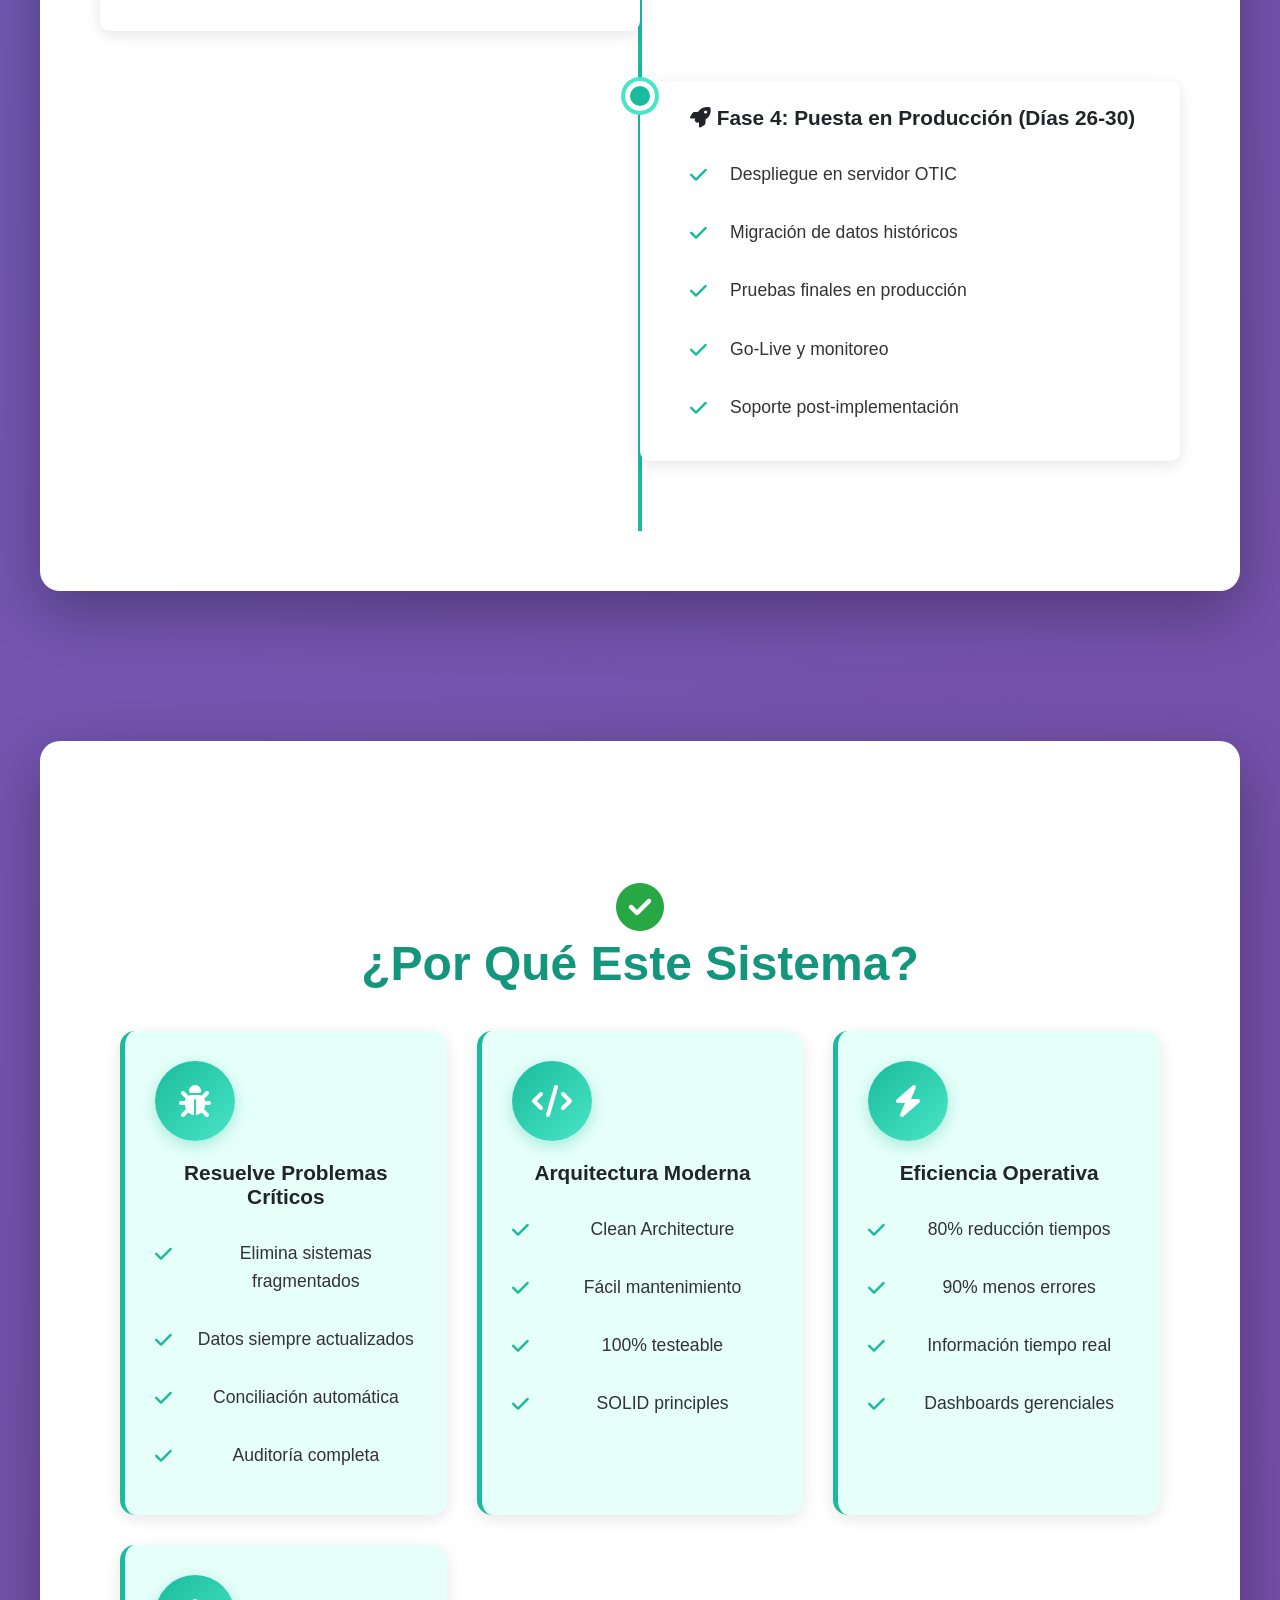
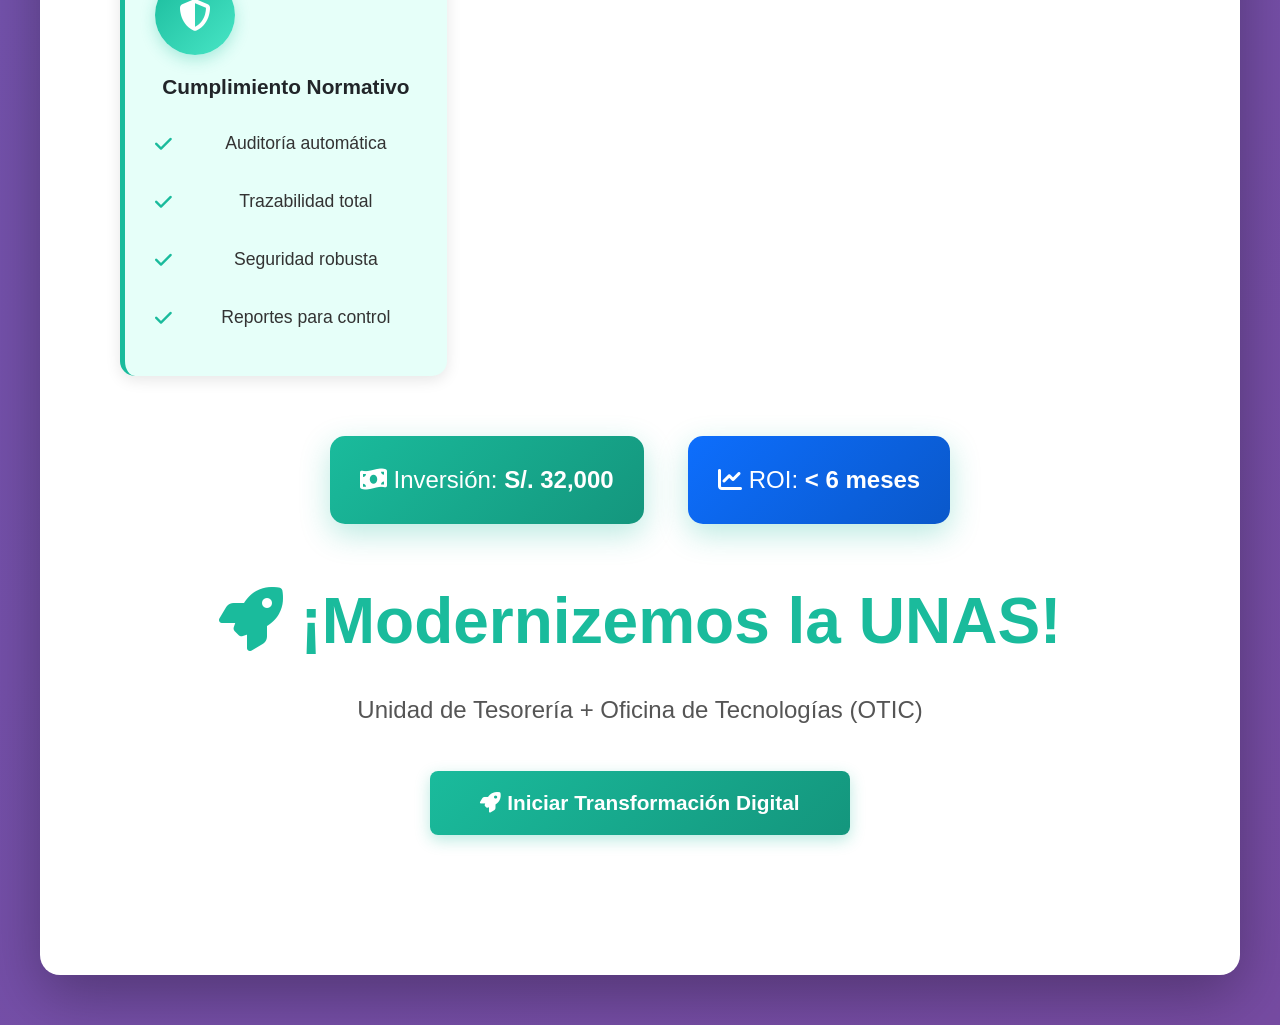
<file: pitch.html>
<!DOCTYPE html>
<html lang="es">
<head>
    <meta charset="UTF-8">
    <meta name="viewport" content="width=device-width, initial-scale=1.0">
    <title>Sistema Moderno de Tesorería UNAS - Pitch Interactivo</title>
    
    <!-- Font Awesome -->
    <link rel="stylesheet" href="https://cdnjs.cloudflare.com/ajax/libs/font-awesome/6.4.0/css/all.min.css">
    
    <style>
        :root {
            --primary: rgb(26, 187, 156);
            --primary-light: rgb(72, 230, 198);
            --primary-dark: rgb(20, 150, 125);
            --secondary: #0d6efd;
            --secondary-light: #4d94ff;
            --secondary-dark: #0a58ca;
            --warning: #ffc107;
            --danger: #dc3545;
            --success: #28a745;
            --info: #0dcaf0;
            --dark: #212529;
            --light: #f8f9fa;
        }
        
        * {
            margin: 0;
            padding: 0;
            box-sizing: border-box;
        }
        
        body {
            font-family: 'Segoe UI', Tahoma, Geneva, Verdana, sans-serif;
            background: linear-gradient(135deg, #667eea 0%, #764ba2 100%);
            color: #333;
            overflow-x: hidden;
        }
        
        .container {
            max-width: 1400px;
            margin: 0 auto;
            padding: 20px;
        }
        
        /* Navigation */
        .nav {
            position: fixed;
            top: 0;
            left: 0;
            right: 0;
            background: rgba(255, 255, 255, 0.95);
            backdrop-filter: blur(10px);
            padding: 15px 0;
            box-shadow: 0 2px 20px rgba(0,0,0,0.1);
            z-index: 1000;
        }
        
        .nav-content {
            max-width: 1400px;
            margin: 0 auto;
            padding: 0 20px;
            display: flex;
            justify-content: space-between;
            align-items: center;
        }
        
        .nav-logo {
            font-size: 24px;
            font-weight: bold;
            color: var(--primary);
        }
        
        .nav-links {
            display: flex;
            gap: 30px;
            list-style: none;
        }
        
        .nav-links a {
            color: var(--dark);
            text-decoration: none;
            font-weight: 500;
            transition: color 0.3s;
        }
        
        .nav-links a:hover {
            color: var(--primary);
        }
        
        /* Slides */
        .slide {
            min-height: 100vh;
            display: flex;
            align-items: center;
            justify-content: center;
            padding: 100px 20px 50px;
            position: relative;
        }
        
        .slide-content {
            background: white;
            border-radius: 20px;
            padding: 60px;
            box-shadow: 0 20px 60px rgba(0,0,0,0.3);
            max-width: 1200px;
            width: 100%;
            animation: slideIn 0.6s ease-out;
        }
        
        @keyframes slideIn {
            from {
                opacity: 0;
                transform: translateY(30px);
            }
            to {
                opacity: 1;
                transform: translateY(0);
            }
        }
        
        /* Typography */
        h1 {
            font-size: 3.5rem;
            color: var(--primary);
            margin-bottom: 20px;
            line-height: 1.2;
        }
        
        h2 {
            font-size: 2.5rem;
            color: var(--primary-dark);
            margin-bottom: 30px;
        }
        
        h3 {
            font-size: 1.8rem;
            color: var(--secondary);
            margin-bottom: 20px;
        }
        
        h4 {
            font-size: 1.3rem;
            color: var(--dark);
            margin-bottom: 15px;
        }
        
        p {
            font-size: 1.1rem;
            line-height: 1.8;
            color: #555;
            margin-bottom: 15px;
        }
        
        /* Cards */
        .card {
            background: white;
            border-radius: 15px;
            padding: 30px;
            box-shadow: 0 4px 15px rgba(0,0,0,0.1);
            transition: transform 0.3s, box-shadow 0.3s;
        }
        
        .card:hover {
            transform: translateY(-5px);
            box-shadow: 0 8px 25px rgba(0,0,0,0.15);
        }
        
        .card-problem {
            border-left: 5px solid var(--warning);
            background: #fff9e6;
        }
        
        .card-solution {
            border-left: 5px solid var(--info);
            background: #e6f7ff;
        }
        
        .card-benefit {
            border-left: 5px solid var(--primary);
            background: #e6fff9;
        }
        
        /* Grid System */
        .grid {
            display: grid;
            gap: 30px;
            margin: 30px 0;
        }
        
        .grid-2 {
            grid-template-columns: repeat(auto-fit, minmax(300px, 1fr));
        }
        
        .grid-3 {
            grid-template-columns: repeat(auto-fit, minmax(250px, 1fr));
        }
        
        .grid-4 {
            grid-template-columns: repeat(auto-fit, minmax(200px, 1fr));
        }
        
        /* Stats */
        .stat-box {
            text-align: center;
            padding: 30px;
            background: linear-gradient(135deg, var(--primary), var(--primary-dark));
            color: white;
            border-radius: 15px;
            box-shadow: 0 10px 30px rgba(26, 187, 156, 0.3);
        }
        
        .stat-value {
            font-size: 3rem;
            font-weight: bold;
            margin-bottom: 10px;
        }
        
        .stat-label {
            font-size: 1.1rem;
            opacity: 0.9;
        }
        
        /* Icons */
        .icon-box {
            width: 80px;
            height: 80px;
            background: linear-gradient(135deg, var(--primary), var(--primary-light));
            border-radius: 50%;
            display: flex;
            align-items: center;
            justify-content: center;
            color: white;
            font-size: 2rem;
            margin-bottom: 20px;
            box-shadow: 0 5px 15px rgba(26, 187, 156, 0.3);
        }
        
        /* Comparison Table */
        .comparison-table {
            width: 100%;
            border-collapse: collapse;
            margin: 30px 0;
            box-shadow: 0 4px 15px rgba(0,0,0,0.1);
            border-radius: 10px;
            overflow: hidden;
        }
        
        .comparison-table thead {
            background: linear-gradient(135deg, var(--primary), var(--primary-dark));
            color: white;
        }
        
        .comparison-table th {
            padding: 20px;
            text-align: left;
            font-weight: 600;
        }
        
        .comparison-table td {
            padding: 18px 20px;
            border-bottom: 1px solid #e0e0e0;
        }
        
        .comparison-table tbody tr:hover {
            background: #f8f9fa;
        }
        
        .before {
            color: var(--danger);
            font-weight: bold;
        }
        
        .after {
            color: var(--success);
            font-weight: bold;
        }
        
        /* Architecture Diagram */
        .architecture-diagram {
            background: #f8f9fa;
            border: 3px solid var(--secondary);
            border-radius: 15px;
            padding: 40px;
            margin: 30px 0;
            font-family: 'Courier New', monospace;
            position: relative;
            overflow: hidden;
        }
        
        .architecture-layer {
            background: white;
            border: 2px solid var(--primary);
            border-radius: 10px;
            padding: 25px;
            margin: 20px 0;
            position: relative;
        }
        
        .architecture-layer::before {
            content: '';
            position: absolute;
            left: 50%;
            top: -22px;
            width: 2px;
            height: 20px;
            background: var(--primary);
        }
        
        .architecture-layer:first-child::before {
            display: none;
        }
        
        .layer-title {
            background: var(--primary);
            color: white;
            padding: 10px 20px;
            border-radius: 5px;
            display: inline-block;
            margin-bottom: 15px;
            font-weight: bold;
        }
        
        /* Prototype Mockup */
        .mockup {
            background: #f8f9fa;
            border: 2px solid #dee2e6;
            border-radius: 10px;
            padding: 20px;
            margin: 20px 0;
        }
        
        .mockup-header {
            background: linear-gradient(135deg, var(--primary), var(--primary-dark));
            color: white;
            padding: 15px 20px;
            border-radius: 5px;
            margin-bottom: 15px;
            display: flex;
            justify-content: space-between;
            align-items: center;
        }
        
        .mockup-body {
            background: white;
            padding: 20px;
            border-radius: 5px;
            min-height: 200px;
        }
        
        .search-bar {
            display: flex;
            gap: 10px;
            margin-bottom: 20px;
        }
        
        .search-bar input {
            flex: 1;
            padding: 12px 20px;
            border: 2px solid #dee2e6;
            border-radius: 8px;
            font-size: 1rem;
        }
        
        .search-bar button {
            padding: 12px 30px;
            background: var(--primary);
            color: white;
            border: none;
            border-radius: 8px;
            cursor: pointer;
            font-weight: bold;
            transition: all 0.3s;
        }
        
        .search-bar button:hover {
            background: var(--primary-dark);
            transform: translateY(-2px);
        }
        
        .data-table {
            width: 100%;
            border-collapse: collapse;
        }
        
        .data-table th {
            background: #f8f9fa;
            padding: 12px;
            text-align: left;
            border-bottom: 2px solid #dee2e6;
            font-weight: 600;
        }
        
        .data-table td {
            padding: 12px;
            border-bottom: 1px solid #e0e0e0;
        }
        
        .badge {
            display: inline-block;
            padding: 5px 12px;
            border-radius: 20px;
            font-size: 0.85rem;
            font-weight: 600;
        }
        
        .badge-success {
            background: #d4edda;
            color: #155724;
        }
        
        .badge-warning {
            background: #fff3cd;
            color: #856404;
        }
        
        .badge-danger {
            background: #f8d7da;
            color: #721c24;
        }
        
        /* Process Flow */
        .process-flow {
            display: flex;
            align-items: center;
            justify-content: space-between;
            margin: 40px 0;
            flex-wrap: wrap;
        }
        
        .process-step {
            flex: 1;
            min-width: 200px;
            text-align: center;
            padding: 20px;
            position: relative;
        }
        
        .process-step::after {
            content: '\f061';
            font-family: 'Font Awesome 6 Free';
            font-weight: 900;
            position: absolute;
            right: -20px;
            top: 50%;
            transform: translateY(-50%);
            color: var(--primary);
            font-size: 2rem;
        }
        
        .process-step:last-child::after {
            display: none;
        }
        
        .step-icon {
            width: 80px;
            height: 80px;
            background: linear-gradient(135deg, var(--secondary), var(--secondary-dark));
            border-radius: 50%;
            display: flex;
            align-items: center;
            justify-content: center;
            margin: 0 auto 15px;
            color: white;
            font-size: 2rem;
        }
        
        .step-title {
            font-weight: bold;
            margin-bottom: 10px;
            color: var(--dark);
        }
        
        .step-description {
            font-size: 0.9rem;
            color: #666;
        }
        
        /* Dashboard Preview */
        .dashboard {
            background: #f8f9fa;
            border-radius: 15px;
            padding: 30px;
            margin: 30px 0;
        }
        
        .dashboard-header {
            display: flex;
            justify-content: space-between;
            align-items: center;
            margin-bottom: 30px;
        }
        
        .dashboard-stats {
            display: grid;
            grid-template-columns: repeat(auto-fit, minmax(200px, 1fr));
            gap: 20px;
            margin-bottom: 30px;
        }
        
        .stat-card {
            background: white;
            padding: 25px;
            border-radius: 10px;
            box-shadow: 0 2px 10px rgba(0,0,0,0.1);
        }
        
        .stat-card-icon {
            width: 50px;
            height: 50px;
            background: linear-gradient(135deg, var(--primary), var(--primary-light));
            border-radius: 10px;
            display: flex;
            align-items: center;
            justify-content: center;
            color: white;
            font-size: 1.5rem;
            margin-bottom: 15px;
        }
        
        .stat-card-value {
            font-size: 2rem;
            font-weight: bold;
            color: var(--dark);
            margin-bottom: 5px;
        }
        
        .stat-card-label {
            font-size: 0.9rem;
            color: #666;
        }
        
        .chart-placeholder {
            background: white;
            border-radius: 10px;
            padding: 30px;
            text-align: center;
            min-height: 300px;
            display: flex;
            align-items: center;
            justify-content: center;
            box-shadow: 0 2px 10px rgba(0,0,0,0.1);
        }
        
        /* Timeline */
        .timeline {
            position: relative;
            padding: 20px 0;
        }
        
        .timeline::before {
            content: '';
            position: absolute;
            left: 50%;
            top: 0;
            bottom: 0;
            width: 4px;
            background: var(--primary);
            transform: translateX(-50%);
        }
        
        .timeline-item {
            margin-bottom: 50px;
            position: relative;
        }
        
        .timeline-item:nth-child(odd) .timeline-content {
            margin-right: 50%;
            padding-right: 50px;
            text-align: right;
        }
        
        .timeline-item:nth-child(even) .timeline-content {
            margin-left: 50%;
            padding-left: 50px;
        }
        
        .timeline-marker {
            position: absolute;
            left: 50%;
            transform: translateX(-50%);
            width: 30px;
            height: 30px;
            background: var(--primary);
            border: 5px solid white;
            border-radius: 50%;
            box-shadow: 0 0 0 4px var(--primary-light);
        }
        
        .timeline-content {
            background: white;
            padding: 25px;
            border-radius: 10px;
            box-shadow: 0 4px 15px rgba(0,0,0,0.1);
        }
        
        /* Buttons */
        .btn {
            display: inline-block;
            padding: 15px 40px;
            border-radius: 8px;
            text-decoration: none;
            font-weight: bold;
            transition: all 0.3s;
            border: none;
            cursor: pointer;
            font-size: 1.1rem;
        }
        
        .btn-primary {
            background: linear-gradient(135deg, var(--primary), var(--primary-dark));
            color: white;
            box-shadow: 0 5px 15px rgba(26, 187, 156, 0.3);
        }
        
        .btn-primary:hover {
            transform: translateY(-3px);
            box-shadow: 0 8px 25px rgba(26, 187, 156, 0.4);
        }
        
        .btn-secondary {
            background: linear-gradient(135deg, var(--secondary), var(--secondary-dark));
            color: white;
            box-shadow: 0 5px 15px rgba(13, 110, 253, 0.3);
        }
        
        .btn-secondary:hover {
            transform: translateY(-3px);
            box-shadow: 0 8px 25px rgba(13, 110, 253, 0.4);
        }
        
        /* List Styles */
        .feature-list {
            list-style: none;
            padding: 0;
        }
        
        .feature-list li {
            padding: 15px 0;
            padding-left: 40px;
            position: relative;
            font-size: 1.1rem;
            line-height: 1.6;
        }
        
        .feature-list li::before {
            content: '\f00c';
            font-family: 'Font Awesome 6 Free';
            font-weight: 900;
            position: absolute;
            left: 0;
            color: var(--primary);
            font-size: 1.2rem;
        }
        
        .problem-list li::before {
            content: '\f00d';
            color: var(--danger);
        }
        
        /* Responsive */
        @media (max-width: 768px) {
            h1 {
                font-size: 2.5rem;
            }
            
            h2 {
                font-size: 2rem;
            }
            
            h3 {
                font-size: 1.5rem;
            }
            
            .slide-content {
                padding: 40px 30px;
            }
            
            .nav-links {
                display: none;
            }
            
            .process-flow {
                flex-direction: column;
            }
            
            .process-step::after {
                display: none;
            }
            
            .timeline::before {
                left: 30px;
            }
            
            .timeline-item:nth-child(odd) .timeline-content,
            .timeline-item:nth-child(even) .timeline-content {
                margin-left: 60px;
                margin-right: 0;
                padding-left: 20px;
                padding-right: 20px;
                text-align: left;
            }
            
            .timeline-marker {
                left: 30px;
            }
        }
        
        /* Animations */
        @keyframes fadeInUp {
            from {
                opacity: 0;
                transform: translateY(30px);
            }
            to {
                opacity: 1;
                transform: translateY(0);
            }
        }
        
        .animate-on-scroll {
            animation: fadeInUp 0.6s ease-out;
        }
        
        /* Hero Section */
        .hero {
            text-align: center;
            padding: 80px 20px;
        }
        
        .hero h1 {
            font-size: 4rem;
            margin-bottom: 30px;
            background: linear-gradient(135deg, var(--primary), var(--secondary));
            -webkit-background-clip: text;
            -webkit-text-fill-color: transparent;
            background-clip: text;
        }
        
        .hero-stats {
            display: flex;
            justify-content: center;
            gap: 40px;
            margin-top: 60px;
            flex-wrap: wrap;
        }
    </style>
</head>
<body>

<!-- Navigation -->
<nav class="nav">
    <div class="nav-content">
        <div class="nav-logo">
            <i class="fas fa-university"></i> UNAS Tesorería
        </div>
        <ul class="nav-links">
            <li><a href="#problema"><i class="fas fa-exclamation-triangle"></i> Problema</a></li>
            <li><a href="#solucion"><i class="fas fa-lightbulb"></i> Solución</a></li>
            <li><a href="#arquitectura"><i class="fas fa-project-diagram"></i> Arquitectura</a></li>
            <li><a href="#prototipos"><i class="fas fa-desktop"></i> Prototipos</a></li>
            <li><a href="#beneficios"><i class="fas fa-chart-line"></i> Beneficios</a></li>
        </ul>
    </div>
</nav>

<!-- Slide 1: Hero -->
<section class="slide" id="inicio">
    <div class="slide-content">
        <div class="hero">
            <h1>
                <i class="fas fa-rocket"></i><br>
                SISTEMA MODERNO INTEGRADO<br>
                DE TESORERÍA Y PAGOS VIRTUALES
            </h1>
            <p style="font-size: 1.5rem; color: #666; max-width: 800px; margin: 0 auto;">
                Transformación Digital de la Gestión Financiera<br>
                Universidad Nacional Agraria de la Selva
            </p>
            
            <div class="hero-stats">
                <div class="stat-box">
                    <div class="stat-value"><i class="fas fa-calendar-check"></i> 30</div>
                    <div class="stat-label">Días de Implementación</div>
                </div>
                <div class="stat-box">
                    <div class="stat-value"><i class="fas fa-sack-dollar"></i> 32K</div>
                    <div class="stat-label">Inversión (Soles)</div>
                </div>
                <div class="stat-box">
                    <div class="stat-value"><i class="fas fa-bolt"></i> 80%</div>
                    <div class="stat-label">Mejora Eficiencia</div>
                </div>
            </div>
            
            <div style="margin-top: 60px;">
                <a href="#problema" class="btn btn-primary">
                    <i class="fas fa-arrow-down"></i> Conocer Más
                </a>
            </div>
        </div>
    </div>
</section>

<!-- Slide 2: Problemática -->
<section class="slide" id="problema">
    <div class="slide-content">
        <h2><i class="fas fa-exclamation-circle"></i> Problemática Actual</h2>
        
        <div class="grid grid-2">
            <div class="card card-problem">
                <div class="icon-box" style="background: linear-gradient(135deg, var(--danger), #c82333);">
                    <i class="fas fa-unlink"></i>
                </div>
                <h3>Sistemas Fragmentados</h3>
                <ul class="feature-list problem-list">
                    <li>4 sistemas independientes sin integración</li>
                    <li>Datos duplicados en múltiples BDs</li>
                    <li>Imposible trazabilidad unificada</li>
                </ul>
            </div>
            
            <div class="card card-problem">
                <div class="icon-box" style="background: linear-gradient(135deg, var(--danger), #c82333);">
                    <i class="fas fa-database"></i>
                </div>
                <h3>Integraciones Inútiles</h3>
                <ul class="feature-list problem-list">
                    <li><strong>95%</strong> datos obsoletos en uso</li>
                    <li>DICDA/DIAA solo 1ra consulta (5%)</li>
                    <li>DNIs falsos: <code>NNN?00000XXX</code></li>
                </ul>
            </div>
            
            <div class="card card-problem">
                <div class="icon-box" style="background: linear-gradient(135deg, var(--danger), #c82333);">
                    <i class="fas fa-code"></i>
                </div>
                <h3>Arquitectura Obsoleta</h3>
                <ul class="feature-list problem-list">
                    <li>God Classes (150+ líneas)</li>
                    <li>Sin tests unitarios</li>
                    <li>Mantenimiento imposible</li>
                </ul>
            </div>
            
            <div class="card card-problem">
                <div class="icon-box" style="background: linear-gradient(135deg, var(--danger), #c82333);">
                    <i class="fas fa-hourglass-half"></i>
                </div>
                <h3>Procesos Lentos</h3>
                <ul class="feature-list problem-list">
                    <li>Conciliación: <strong>2-3 días</strong></li>
                    <li>Arqueo: <strong>45-60 min</strong></li>
                    <li>Atención: <strong>15-30 seg/cliente</strong></li>
                </ul>
            </div>
        </div>
        
        <div class="grid grid-3" style="margin-top: 40px;">
            <div class="stat-box" style="background: linear-gradient(135deg, var(--danger), #c82333);">
                <div class="stat-value">95%</div>
                <div class="stat-label">Datos Obsoletos</div>
            </div>
            <div class="stat-box" style="background: linear-gradient(135deg, var(--danger), #c82333);">
                <div class="stat-value">3 días</div>
                <div class="stat-label">Conciliación Manual</div>
            </div>
            <div class="stat-box" style="background: linear-gradient(135deg, var(--danger), #c82333);">
                <div class="stat-value">0%</div>
                <div class="stat-label">Auditoría Automática</div>
            </div>
        </div>
    </div>
</section>

<!-- Slide 3: Flujo Problemático -->
<section class="slide">
    <div class="slide-content">
        <h2><i class="fas fa-project-diagram"></i> Flujo Actual Problemático</h2>
        
        <div class="process-flow">
            <div class="process-step">
                <div class="step-icon" style="background: linear-gradient(135deg, var(--danger), #c82333);">
                    <i class="fas fa-user"></i>
                </div>
                <div class="step-title">Alumno llega</div>
                <div class="step-description">A ventanilla de caja</div>
            </div>
            
            <div class="process-step">
                <div class="step-icon" style="background: linear-gradient(135deg, var(--danger), #c82333);">
                    <i class="fas fa-search"></i>
                </div>
                <div class="step-title">Búsqueda lenta</div>
                <div class="step-description">15-30 segundos</div>
            </div>
            
            <div class="process-step">
                <div class="step-icon" style="background: linear-gradient(135deg, var(--danger), #c82333);">
                    <i class="fas fa-database"></i>
                </div>
                <div class="step-title">Datos viejos</div>
                <div class="step-description">95% obsoletos</div>
            </div>
            
            <div class="process-step">
                <div class="step-icon" style="background: linear-gradient(135deg, var(--danger), #c82333);">
                    <i class="fas fa-receipt"></i>
                </div>
                <div class="step-title">Emitir recibo</div>
                <div class="step-description">3-5 minutos</div>
            </div>
            
            <div class="process-step">
                <div class="step-icon" style="background: linear-gradient(135deg, var(--danger), #c82333);">
                    <i class="fas fa-file-excel"></i>
                </div>
                <div class="step-title">Conciliación</div>
                <div class="step-description">Manual en Excel</div>
            </div>
        </div>
        
        <div class="card card-problem" style="margin-top: 50px;">
            <h3><i class="fas fa-exclamation-triangle"></i> Consecuencias</h3>
            <div class="grid grid-2">
                <ul class="feature-list problem-list">
                    <li>Colas largas en ventanilla</li>
                    <li>Errores de digitación frecuentes</li>
                    <li>Duplicación de vouchers</li>
                    <li>Deudas nunca actualizadas</li>
                </ul>
                <ul class="feature-list problem-list">
                    <li>Sin auditoría de cambios</li>
                    <li>Reportes manuales tardíos</li>
                    <li>Información desincronizada</li>
                    <li>Riesgo de fraude elevado</li>
                </ul>
            </div>
        </div>
    </div>
</section>

<!-- Slide 4: Solución Propuesta -->
<section class="slide" id="solucion">
    <div class="slide-content">
        <h2><i class="fas fa-lightbulb"></i> Solución Propuesta</h2>
        
        <div class="card card-solution">
            <h3><i class="fas fa-rocket"></i> Sistema Moderno Integrado</h3>
            <p style="font-size: 1.2rem;">
                Plataforma web unificada que centraliza <strong>Ventanilla + POS + Banco + Online</strong> 
                en un solo sistema con arquitectura hexagonal moderna.
            </p>
        </div>
        
        <div class="grid grid-3" style="margin-top: 40px;">
            <div class="card card-benefit">
                <div class="icon-box">
                    <i class="fas fa-link"></i>
                </div>
                <h4>Integración Total</h4>
                <p>Una sola plataforma para todos los canales de pago</p>
            </div>
            
            <div class="card card-benefit">
                <div class="icon-box">
                    <i class="fas fa-sync"></i>
                </div>
                <h4>Sincronización Auto</h4>
                <p>Datos actualizados cada hora desde DICDA/DIAA</p>
            </div>
            
            <div class="card card-benefit">
                <div class="icon-box">
                    <i class="fas fa-bolt"></i>
                </div>
                <h4>Performance</h4>
                <p>Búsquedas en < 100ms con cache inteligente</p>
            </div>
            
            <div class="card card-benefit">
                <div class="icon-box">
                    <i class="fas fa-shield-alt"></i>
                </div>
                <h4>Seguridad</h4>
                <p>Auditoría completa de todas las operaciones</p>
            </div>
            
            <div class="card card-benefit">
                <div class="icon-box">
                    <i class="fas fa-chart-line"></i>
                </div>
                <h4>Dashboards</h4>
                <p>Información gerencial en tiempo real</p>
            </div>
            
            <div class="card card-benefit">
                <div class="icon-box">
                    <i class="fas fa-file-alt"></i>
                </div>
                <h4>Reportes Auto</h4>
                <p>Exportación Excel/PDF instantánea</p>
            </div>
        </div>
    </div>
</section>

<!-- Slide 5: Arquitectura Hexagonal -->
<section class="slide" id="arquitectura">
    <div class="slide-content">
        <h2><i class="fas fa-project-diagram"></i> Arquitectura Hexagonal</h2>
        
        <div class="architecture-diagram">
            <div class="architecture-layer">
                <div class="layer-title">
                    <i class="fas fa-plug"></i> MÓDULO INTEGRATIONS (Sin Entidades Dominio)
                </div>
                <div class="grid grid-3">
                    <div>
                        <i class="fas fa-check-circle" style="color: var(--success);"></i> 
                        <strong>DICDA/DIAA/DIBU</strong> DataSources
                    </div>
                    <div>
                        <i class="fas fa-check-circle" style="color: var(--success);"></i> 
                        <strong>Cache automático</strong> (1h TTL)
                    </div>
                    <div>
                        <i class="fas fa-check-circle" style="color: var(--success);"></i> 
                        <strong>Fallback</strong> entre fuentes
                    </div>
                    <div>
                        <i class="fas fa-check-circle" style="color: var(--success);"></i> 
                        <strong>Circuit breaker</strong>
                    </div>
                    <div>
                        <i class="fas fa-check-circle" style="color: var(--success);"></i> 
                        <strong>Retry logic</strong>
                    </div>
                    <div>
                        <i class="fas fa-check-circle" style="color: var(--success);"></i> 
                        <strong>Solo retorna DTOs</strong>
                    </div>
                </div>
            </div>
            
            <div class="architecture-layer">
                <div class="layer-title">
                    <i class="fas fa-cube"></i> MÓDULO PAYONLINE (Core Negocio)
                </div>
                <div class="grid grid-3">
                    <div>
                        <i class="fas fa-layer-group"></i> 
                        <strong>Domain Layer</strong><br>
                        <small>Entities, VOs, Interfaces</small>
                    </div>
                    <div>
                        <i class="fas fa-cogs"></i> 
                        <strong>Application Layer</strong><br>
                        <small>Use Cases, DTOs</small>
                    </div>
                    <div>
                        <i class="fas fa-database"></i> 
                        <strong>Infrastructure</strong><br>
                        <small>Eloquent, Mappers</small>
                    </div>
                </div>
            </div>
            
            <div class="architecture-layer">
                <div class="layer-title">
                    <i class="fas fa-desktop"></i> CAPA DE PRESENTACIÓN
                </div>
                <div class="grid grid-4">
                    <div>
                        <i class="fab fa-vuejs" style="color: #42b883;"></i> 
                        <strong>Vue 3</strong>
                    </div>
                    <div>
                        <i class="fas fa-code"></i> 
                        <strong>TypeScript</strong>
                    </div>
                    <div>
                        <i class="fas fa-palette"></i> 
                        <strong>Tailwind CSS</strong>
                    </div>
                    <div>
                        <i class="fas fa-chart-bar"></i> 
                        <strong>Chart.js</strong>
                    </div>
                </div>
            </div>
        </div>
        
        <div class="grid grid-2" style="margin-top: 40px;">
            <div class="card card-benefit">
                <h4><i class="fas fa-check-double"></i> Ventajas Arquitectura</h4>
                <ul class="feature-list">
                    <li>20-30 líneas por clase (vs 150+)</li>
                    <li>Separación de responsabilidades</li>
                    <li>100% testeable con DI</li>
                    <li>Fácil mantenimiento</li>
                </ul>
            </div>
            
            <div class="card card-benefit">
                <h4><i class="fas fa-shield-alt"></i> SOLID Principles</h4>
                <ul class="feature-list">
                    <li>Single Responsibility</li>
                    <li>Open/Closed</li>
                    <li>Liskov Substitution</li>
                    <li>Dependency Inversion</li>
                </ul>
            </div>
        </div>
    </div>
</section>

<!-- Slide 6: Flujo Optimizado -->
<section class="slide">
    <div class="slide-content">
        <h2><i class="fas fa-rocket"></i> Flujo Optimizado</h2>
        
        <div class="process-flow">
            <div class="process-step">
                <div class="step-icon" style="background: linear-gradient(135deg, var(--success), #1e7e34);">
                    <i class="fas fa-user"></i>
                </div>
                <div class="step-title">Alumno llega</div>
                <div class="step-description">A ventanilla de caja</div>
            </div>
            
            <div class="process-step">
                <div class="step-icon" style="background: linear-gradient(135deg, var(--success), #1e7e34);">
                    <i class="fas fa-bolt"></i>
                </div>
                <div class="step-title">Búsqueda rápida</div>
                <div class="step-description">< 1 segundo</div>
            </div>
            
            <div class="process-step">
                <div class="step-icon" style="background: linear-gradient(135deg, var(--success), #1e7e34);">
                    <i class="fas fa-sync"></i>
                </div>
                <div class="step-title">Datos frescos</div>
                <div class="step-description">Actualizados 1h</div>
            </div>
            
            <div class="process-step">
                <div class="step-icon" style="background: linear-gradient(135deg, var(--success), #1e7e34);">
                    <i class="fas fa-receipt"></i>
                </div>
                <div class="step-title">Recibo rápido</div>
                <div class="step-description">30 segundos</div>
            </div>
            
            <div class="process-step">
                <div class="step-icon" style="background: linear-gradient(135deg, var(--success), #1e7e34);">
                    <i class="fas fa-check-double"></i>
                </div>
                <div class="step-title">Conciliación</div>
                <div class="step-description">Automática</div>
            </div>
        </div>
        
        <h3 style="margin-top: 50px; text-align: center;">
            <i class="fas fa-chart-bar"></i> Comparativa Antes vs Después
        </h3>
        
        <table class="comparison-table">
            <thead>
                <tr>
                    <th><i class="fas fa-tasks"></i> Proceso</th>
                    <th><i class="fas fa-times-circle"></i> Actual</th>
                    <th><i class="fas fa-check-circle"></i> Nuevo</th>
                    <th><i class="fas fa-percentage"></i> Mejora</th>
                </tr>
            </thead>
            <tbody>
                <tr>
                    <td><strong>Buscar cliente</strong></td>
                    <td class="before">15-30 seg</td>
                    <td class="after">< 1 seg</td>
                    <td><strong>95% más rápido</strong></td>
                </tr>
                <tr>
                    <td><strong>Emitir recibo</strong></td>
                    <td class="before">3-5 min</td>
                    <td class="after">30 seg</td>
                    <td><strong>90% más rápido</strong></td>
                </tr>
                <tr>
                    <td><strong>Conciliar banco</strong></td>
                    <td class="before">2-3 días</td>
                    <td class="after">Automático</td>
                    <td><strong>100% automático</strong></td>
                </tr>
                <tr>
                    <td><strong>Arqueo diario</strong></td>
                    <td class="before">45-60 min</td>
                    <td class="after">5 min</td>
                    <td><strong>92% más rápido</strong></td>
                </tr>
                <tr>
                    <td><strong>Reportes gerenciales</strong></td>
                    <td class="before">Manual/Excel</td>
                    <td class="after">Tiempo real</td>
                    <td><strong>Instantáneo</strong></td>
                </tr>
                <tr>
                    <td><strong>Actualizar datos</strong></td>
                    <td class="before">Nunca</td>
                    <td class="after">Cada hora</td>
                    <td><strong>Datos frescos</strong></td>
                </tr>
            </tbody>
        </table>
    </div>
</section>

<!-- Slide 7: Prototipos - Búsqueda de Cliente -->
<section class="slide" id="prototipos">
    <div class="slide-content">
        <h2><i class="fas fa-desktop"></i> Prototipo: Búsqueda de Cliente</h2>
        
        <div class="mockup">
            <div class="mockup-header">
                <div>
                    <i class="fas fa-users"></i> 
                    <strong>Sistema de Tesorería</strong> - Búsqueda de Cliente
                </div>
                <div>
                    <i class="fas fa-user-circle"></i> Juan Pérez (Cajero)
                </div>
            </div>
            
            <div class="mockup-body">
                <div class="search-bar">
                    <input type="text" placeholder="🔍 Buscar por DNI, código o nombre..." value="12345678">
                    <button>
                        <i class="fas fa-search"></i> Buscar
                    </button>
                </div>
                
                <div style="background: #e6fff9; padding: 15px; border-radius: 8px; border-left: 4px solid var(--primary); margin-bottom: 20px;">
                    <i class="fas fa-bolt" style="color: var(--primary);"></i> 
                    <strong>Búsqueda instantánea</strong> - Resultados en < 100ms con autocompletado
                </div>
                
                <table class="data-table">
                    <thead>
                        <tr>
                            <th><i class="fas fa-id-card"></i> DNI</th>
                            <th><i class="fas fa-user"></i> Nombre Completo</th>
                            <th><i class="fas fa-graduation-cap"></i> Tipo</th>
                            <th><i class="fas fa-database"></i> Fuente</th>
                            <th><i class="fas fa-cog"></i> Acciones</th>
                        </tr>
                    </thead>
                    <tbody>
                        <tr>
                            <td>12345678</td>
                            <td>PÉREZ GARCÍA, JUAN CARLOS</td>
                            <td><span class="badge badge-success">Alumno</span></td>
                            <td><i class="fas fa-sync" style="color: var(--primary);"></i> DICDA (actualizado 30 min)</td>
                            <td>
                                <button class="btn" style="padding: 8px 20px; font-size: 0.9rem;">
                                    <i class="fas fa-receipt"></i> Nuevo Pago
                                </button>
                            </td>
                        </tr>
                    </tbody>
                </table>
                
                <div style="margin-top: 20px; padding: 15px; background: #f8f9fa; border-radius: 8px;">
                    <div class="grid grid-4">
                        <div>
                            <i class="fas fa-check-circle" style="color: var(--success);"></i> 
                            <strong>Datos actualizados</strong>
                        </div>
                        <div>
                            <i class="fas fa-shield-alt" style="color: var(--primary);"></i> 
                            <strong>Validado RENIEC</strong>
                        </div>
                        <div>
                            <i class="fas fa-history" style="color: var(--info);"></i> 
                            <strong>Historial completo</strong>
                        </div>
                        <div>
                            <i class="fas fa-file-invoice-dollar" style="color: var(--warning);"></i> 
                            <strong>Ver deudas</strong>
                        </div>
                    </div>
                </div>
            </div>
        </div>
    </div>
</section>

<!-- Slide 8: Prototipos - Dashboard -->
<section class="slide">
    <div class="slide-content">
        <h2><i class="fas fa-chart-line"></i> Prototipo: Dashboard Gerencial</h2>
        
        <div class="dashboard">
            <div class="dashboard-header">
                <h3 style="margin: 0;"><i class="fas fa-tachometer-alt"></i> Dashboard Financiero</h3>
                <div>
                    <i class="fas fa-calendar-alt"></i> Hoy: 30 Marzo 2026
                    <button class="btn btn-secondary" style="padding: 10px 20px; margin-left: 20px; font-size: 0.9rem;">
                        <i class="fas fa-download"></i> Exportar
                    </button>
                </div>
            </div>
            
            <div class="dashboard-stats">
                <div class="stat-card">
                    <div class="stat-card-icon">
                        <i class="fas fa-dollar-sign"></i>
                    </div>
                    <div class="stat-card-value">S/. 48,350</div>
                    <div class="stat-card-label">Ingresos Hoy</div>
                    <div style="color: var(--success); margin-top: 5px; font-size: 0.9rem;">
                        <i class="fas fa-arrow-up"></i> +12% vs ayer
                    </div>
                </div>
                
                <div class="stat-card">
                    <div class="stat-card-icon" style="background: linear-gradient(135deg, var(--secondary), var(--secondary-dark));">
                        <i class="fas fa-receipt"></i>
                    </div>
                    <div class="stat-card-value">127</div>
                    <div class="stat-card-label">Recibos Emitidos</div>
                    <div style="color: var(--success); margin-top: 5px; font-size: 0.9rem;">
                        <i class="fas fa-arrow-up"></i> +8% vs promedio
                    </div>
                </div>
                
                <div class="stat-card">
                    <div class="stat-card-icon" style="background: linear-gradient(135deg, var(--warning), #d39e00);">
                        <i class="fas fa-exclamation-triangle"></i>
                    </div>
                    <div class="stat-card-value">S/. 12,450</div>
                    <div class="stat-card-label">Deudas Pendientes</div>
                    <div style="color: var(--danger); margin-top: 5px; font-size: 0.9rem;">
                        <i class="fas fa-arrow-down"></i> -5% vs mes anterior
                    </div>
                </div>
                
                <div class="stat-card">
                    <div class="stat-card-icon" style="background: linear-gradient(135deg, var(--info), #0aa2c0);">
                        <i class="fas fa-check-double"></i>
                    </div>
                    <div class="stat-card-value">98.5%</div>
                    <div class="stat-card-label">Tasa Conciliación</div>
                    <div style="color: var(--success); margin-top: 5px; font-size: 0.9rem;">
                        <i class="fas fa-check"></i> Automático
                    </div>
                </div>
            </div>
            
            <div class="grid grid-2">
                <div class="chart-placeholder">
                    <div>
                        <i class="fas fa-chart-bar" style="font-size: 4rem; color: var(--primary); margin-bottom: 20px;"></i>
                        <h4>Ingresos por Canal</h4>
                        <div class="grid grid-2" style="margin-top: 20px; text-align: left;">
                            <div>
                                <i class="fas fa-cash-register" style="color: var(--primary);"></i> 
                                <strong>Ventanilla:</strong> 45%
                            </div>
                            <div>
                                <i class="fas fa-credit-card" style="color: var(--secondary);"></i> 
                                <strong>Online:</strong> 30%
                            </div>
                            <div>
                                <i class="fas fa-mobile-alt" style="color: var(--info);"></i> 
                                <strong>POS:</strong> 15%
                            </div>
                            <div>
                                <i class="fas fa-university" style="color: var(--warning);"></i> 
                                <strong>Banco:</strong> 10%
                            </div>
                        </div>
                    </div>
                </div>
                
                <div class="chart-placeholder">
                    <div>
                        <i class="fas fa-chart-line" style="font-size: 4rem; color: var(--secondary); margin-bottom: 20px;"></i>
                        <h4>Tendencia Últimos 7 Días</h4>
                        <div style="margin-top: 20px; text-align: left;">
                            <div style="margin: 10px 0;">
                                <i class="fas fa-arrow-up" style="color: var(--success);"></i> 
                                Promedio diario: <strong>S/. 42,300</strong>
                            </div>
                            <div style="margin: 10px 0;">
                                <i class="fas fa-trophy" style="color: var(--warning);"></i> 
                                Día pico: <strong>S/. 56,800</strong> (Lunes)
                            </div>
                            <div style="margin: 10px 0;">
                                <i class="fas fa-info-circle" style="color: var(--info);"></i> 
                                Proyección semana: <strong>S/. 296,100</strong>
                            </div>
                        </div>
                    </div>
                </div>
            </div>
        </div>
    </div>
</section>

<!-- Slide 9: Prototipos - Emisión Recibo -->
<section class="slide">
    <div class="slide-content">
        <h2><i class="fas fa-file-invoice-dollar"></i> Prototipo: Emisión de Recibo</h2>
        
        <div class="mockup">
            <div class="mockup-header">
                <div>
                    <i class="fas fa-receipt"></i> 
                    <strong>Nuevo Recibo</strong> - Cliente: PÉREZ GARCÍA, JUAN CARLOS
                </div>
                <div>
                    <i class="fas fa-id-card"></i> DNI: 12345678
                </div>
            </div>
            
            <div class="mockup-body">
                <div class="grid grid-2" style="margin-bottom: 30px;">
                    <div>
                        <label style="display: block; font-weight: bold; margin-bottom: 10px;">
                            <i class="fas fa-list"></i> Conceptos Disponibles
                        </label>
                        <div class="search-bar">
                            <input type="text" placeholder="🔍 Buscar concepto...">
                        </div>
                        <div style="margin-top: 15px; max-height: 200px; overflow-y: auto; border: 1px solid #dee2e6; border-radius: 8px; padding: 10px;">
                            <div style="padding: 10px; margin: 5px 0; background: white; border: 1px solid #dee2e6; border-radius: 5px; cursor: pointer;">
                                <strong>DERECHO DE MATRÍCULA 2024-I</strong><br>
                                <small>S/. 60.00 - Centro: Académico</small>
                            </div>
                            <div style="padding: 10px; margin: 5px 0; background: white; border: 1px solid #dee2e6; border-radius: 5px; cursor: pointer;">
                                <strong>CERTIFICADO DE ESTUDIOS</strong><br>
                                <small>S/. 15.00 - Centro: Académico</small>
                            </div>
                            <div style="padding: 10px; margin: 5px 0; background: white; border: 1px solid #dee2e6; border-radius: 5px; cursor: pointer;">
                                <strong>ARTE Y CULTURA</strong><br>
                                <small>S/. 5.00 - Centro: Cultura</small>
                            </div>
                        </div>
                    </div>
                    
                    <div>
                        <label style="display: block; font-weight: bold; margin-bottom: 10px;">
                            <i class="fas fa-shopping-cart"></i> Conceptos Seleccionados
                        </label>
                        <table class="data-table">
                            <thead>
                                <tr>
                                    <th>Concepto</th>
                                    <th>Cant</th>
                                    <th>Precio</th>
                                    <th>Total</th>
                                    <th></th>
                                </tr>
                            </thead>
                            <tbody>
                                <tr>
                                    <td><strong>MATRÍCULA 2024-I</strong></td>
                                    <td>1</td>
                                    <td>S/. 60.00</td>
                                    <td><strong>S/. 60.00</strong></td>
                                    <td>
                                        <i class="fas fa-times" style="color: var(--danger); cursor: pointer;"></i>
                                    </td>
                                </tr>
                                <tr>
                                    <td><strong>ARTE Y CULTURA</strong></td>
                                    <td>1</td>
                                    <td>S/. 5.00</td>
                                    <td><strong>S/. 5.00</strong></td>
                                    <td>
                                        <i class="fas fa-times" style="color: var(--danger); cursor: pointer;"></i>
                                    </td>
                                </tr>
                            </tbody>
                        </table>
                        
                        <div style="margin-top: 20px; background: var(--light); padding: 20px; border-radius: 8px; text-align: right;">
                            <div style="font-size: 1.5rem; color: var(--dark);">
                                <strong>TOTAL: S/. 65.00</strong>
                            </div>
                        </div>
                        
                        <div style="margin-top: 20px; text-align: right;">
                            <button class="btn btn-secondary" style="padding: 12px 30px; margin-right: 10px;">
                                <i class="fas fa-times"></i> Cancelar
                            </button>
                            <button class="btn btn-primary" style="padding: 12px 30px;">
                                <i class="fas fa-check"></i> Emitir Recibo
                            </button>
                        </div>
                    </div>
                </div>
                
                <div style="background: #e6f7ff; padding: 15px; border-radius: 8px; border-left: 4px solid var(--info);">
                    <i class="fas fa-info-circle" style="color: var(--info);"></i> 
                    <strong>Proceso optimizado:</strong> Selección rápida con búsqueda inteligente y validación automática de conceptos
                </div>
            </div>
        </div>
    </div>
</section>

<!-- Slide 10: Beneficios Cuantificables -->
<section class="slide" id="beneficios">
    <div class="slide-content">
        <h2><i class="fas fa-chart-bar"></i> Beneficios Cuantificables</h2>
        
        <div class="grid grid-3">
            <div class="card card-benefit">
                <div class="icon-box">
                    <i class="fas fa-clock"></i>
                </div>
                <h3>Ahorro en Tiempo</h3>
                <ul class="feature-list">
                    <li><strong>480 hrs/año</strong> en conciliación</li>
                    <li><strong>240 hrs/año</strong> en reportes</li>
                    <li><strong>120 hrs/año</strong> en búsquedas</li>
                    <li><strong>Total: 840 hrs = 105 días</strong></li>
                </ul>
            </div>
            
            <div class="card card-benefit">
                <div class="icon-box">
                    <i class="fas fa-check-double"></i>
                </div>
                <h3>Reducción Errores</h3>
                <ul class="feature-list">
                    <li><strong>90%</strong> menos errores digitación</li>
                    <li><strong>100%</strong> sin duplicados voucher</li>
                    <li><strong>80%</strong> menos reclamos</li>
                    <li><strong>95%</strong> datos actualizados</li>
                </ul>
            </div>
            
            <div class="card card-benefit">
                <div class="icon-box">
                    <i class="fas fa-smile-beam"></i>
                </div>
                <h3>Mejora Servicio</h3>
                <ul class="feature-list">
                    <li>Atención <strong>5x más rápida</strong></li>
                    <li>Disponibilidad <strong>24/7</strong> online</li>
                    <li><strong>100%</strong> transparencia</li>
                    <li>Satisfacción <strong>+40%</strong></li>
                </ul>
            </div>
        </div>
        
        <div class="grid grid-4" style="margin-top: 40px;">
            <div class="stat-box">
                <div class="stat-value">< 6 meses</div>
                <div class="stat-label">Retorno Inversión (ROI)</div>
            </div>
            <div class="stat-box" style="background: linear-gradient(135deg, var(--secondary), var(--secondary-dark));">
                <div class="stat-value">80%</div>
                <div class="stat-label">Reducción Tiempos</div>
            </div>
            <div class="stat-box" style="background: linear-gradient(135deg, var(--success), #1e7e34);">
                <div class="stat-value">90%</div>
                <div class="stat-label">Menos Errores</div>
            </div>
            <div class="stat-box" style="background: linear-gradient(135deg, var(--info), #0aa2c0);">
                <div class="stat-value">100%</div>
                <div class="stat-label">Conciliación Auto</div>
            </div>
        </div>
    </div>
</section>

<!-- Slide 11: Timeline Implementación -->
<section class="slide">
    <div class="slide-content">
        <h2><i class="fas fa-tasks"></i> Plan de Implementación - 30 Días</h2>
        
        <div class="timeline">
            <div class="timeline-item">
                <div class="timeline-marker"></div>
                <div class="timeline-content">
                    <h4><i class="fas fa-clipboard-list"></i> Fase 1: Levantamiento (Días 1-7)</h4>
                    <ul class="feature-list">
                        <li>Reuniones con stakeholders</li>
                        <li>Análisis de procesos actuales</li>
                        <li>Validación de requerimientos</li>
                        <li>Diseño detallado del sistema</li>
                    </ul>
                </div>
            </div>
            
            <div class="timeline-item">
                <div class="timeline-marker"></div>
                <div class="timeline-content">
                    <h4><i class="fas fa-code"></i> Fase 2: Desarrollo + Testing (Días 8-20)</h4>
                    <ul class="feature-list">
                        <li>Implementación módulo Integrations</li>
                        <li>Desarrollo módulo PayOnline</li>
                        <li>Integración pasarelas de pago</li>
                        <li>Pruebas unitarias e integración</li>
                        <li>Pruebas de usuario (UAT)</li>
                    </ul>
                </div>
            </div>
            
            <div class="timeline-item">
                <div class="timeline-marker"></div>
                <div class="timeline-content">
                    <h4><i class="fas fa-chalkboard-teacher"></i> Fase 3: Capacitación (Días 21-25)</h4>
                    <ul class="feature-list">
                        <li>Capacitación usuarios finales (cajeros)</li>
                        <li>Capacitación personal OTIC (técnicos)</li>
                        <li>Entrega de manuales usuario</li>
                        <li>Documentación técnica completa</li>
                    </ul>
                </div>
            </div>
            
            <div class="timeline-item">
                <div class="timeline-marker"></div>
                <div class="timeline-content">
                    <h4><i class="fas fa-rocket"></i> Fase 4: Puesta en Producción (Días 26-30)</h4>
                    <ul class="feature-list">
                        <li>Despliegue en servidor OTIC</li>
                        <li>Migración de datos históricos</li>
                        <li>Pruebas finales en producción</li>
                        <li>Go-Live y monitoreo</li>
                        <li>Soporte post-implementación</li>
                    </ul>
                </div>
            </div>
        </div>
    </div>
</section>

<!-- Slide 12: Conclusión -->
<section class="slide">
    <div class="slide-content">
        <div class="hero">
            <h2 style="font-size: 3rem; margin-bottom: 40px;">
                <i class="fas fa-check-circle" style="color: var(--success);"></i><br>
                ¿Por Qué Este Sistema?
            </h2>
            
            <div class="grid grid-2">
                <div class="card card-benefit">
                    <div class="icon-box">
                        <i class="fas fa-bug"></i>
                    </div>
                    <h4>Resuelve Problemas Críticos</h4>
                    <ul class="feature-list">
                        <li>Elimina sistemas fragmentados</li>
                        <li>Datos siempre actualizados</li>
                        <li>Conciliación automática</li>
                        <li>Auditoría completa</li>
                    </ul>
                </div>
                
                <div class="card card-benefit">
                    <div class="icon-box">
                        <i class="fas fa-code"></i>
                    </div>
                    <h4>Arquitectura Moderna</h4>
                    <ul class="feature-list">
                        <li>Clean Architecture</li>
                        <li>Fácil mantenimiento</li>
                        <li>100% testeable</li>
                        <li>SOLID principles</li>
                    </ul>
                </div>
                
                <div class="card card-benefit">
                    <div class="icon-box">
                        <i class="fas fa-bolt"></i>
                    </div>
                    <h4>Eficiencia Operativa</h4>
                    <ul class="feature-list">
                        <li>80% reducción tiempos</li>
                        <li>90% menos errores</li>
                        <li>Información tiempo real</li>
                        <li>Dashboards gerenciales</li>
                    </ul>
                </div>
                
                <div class="card card-benefit">
                    <div class="icon-box">
                        <i class="fas fa-shield-alt"></i>
                    </div>
                    <h4>Cumplimiento Normativo</h4>
                    <ul class="feature-list">
                        <li>Auditoría automática</li>
                        <li>Trazabilidad total</li>
                        <li>Seguridad robusta</li>
                        <li>Reportes para control</li>
                    </ul>
                </div>
            </div>
            
            <div style="margin-top: 60px;">
                <div class="stat-box" style="display: inline-block; margin: 0 20px; font-size: 1.5rem;">
                    <i class="fas fa-money-bill-wave"></i> Inversión: <strong>S/. 32,000</strong>
                </div>
                <div class="stat-box" style="display: inline-block; margin: 0 20px; font-size: 1.5rem; background: linear-gradient(135deg, var(--secondary), var(--secondary-dark));">
                    <i class="fas fa-chart-line"></i> ROI: <strong>< 6 meses</strong>
                </div>
            </div>
            
            <div style="margin-top: 60px;">
                <h2 style="color: var(--primary); font-size: 4rem;">
                    <i class="fas fa-rocket"></i> ¡Modernizemos la UNAS!
                </h2>
                <p style="font-size: 1.5rem; margin-top: 20px;">
                    Unidad de Tesorería + Oficina de Tecnologías (OTIC)
                </p>
            </div>
            
            <div style="margin-top: 40px;">
                <button class="btn btn-primary" style="font-size: 1.3rem; padding: 20px 50px;">
                    <i class="fas fa-rocket"></i> Iniciar Transformación Digital
                </button>
            </div>
        </div>
    </div>
</section>

<!-- Footer flotante -->
<div style="position: fixed; bottom: 20px; right: 20px; z-index: 999;">
    <a href="#inicio" class="btn btn-primary" style="border-radius: 50%; width: 60px; height: 60px; padding: 0; display: flex; align-items: center; justify-content: center; font-size: 1.5rem;">
        <i class="fas fa-arrow-up"></i>
    </a>
</div>

<script>
// Smooth scroll
document.querySelectorAll('a[href^="#"]').forEach(anchor => {
    anchor.addEventListener('click', function (e) {
        e.preventDefault();
        const target = document.querySelector(this.getAttribute('href'));
        if (target) {
            target.scrollIntoView({
                behavior: 'smooth',
                block: 'start'
            });
        }
    });
});

// Animate on scroll
const observerOptions = {
    threshold: 0.1,
    rootMargin: '0px 0px -100px 0px'
};

const observer = new IntersectionObserver((entries) => {
    entries.forEach(entry => {
        if (entry.isIntersecting) {
            entry.target.classList.add('animate-on-scroll');
        }
    });
}, observerOptions);

document.querySelectorAll('.card, .stat-box, .mockup, .architecture-layer').forEach(el => {
    observer.observe(el);
});
</script>

</body>
</html>
</file>
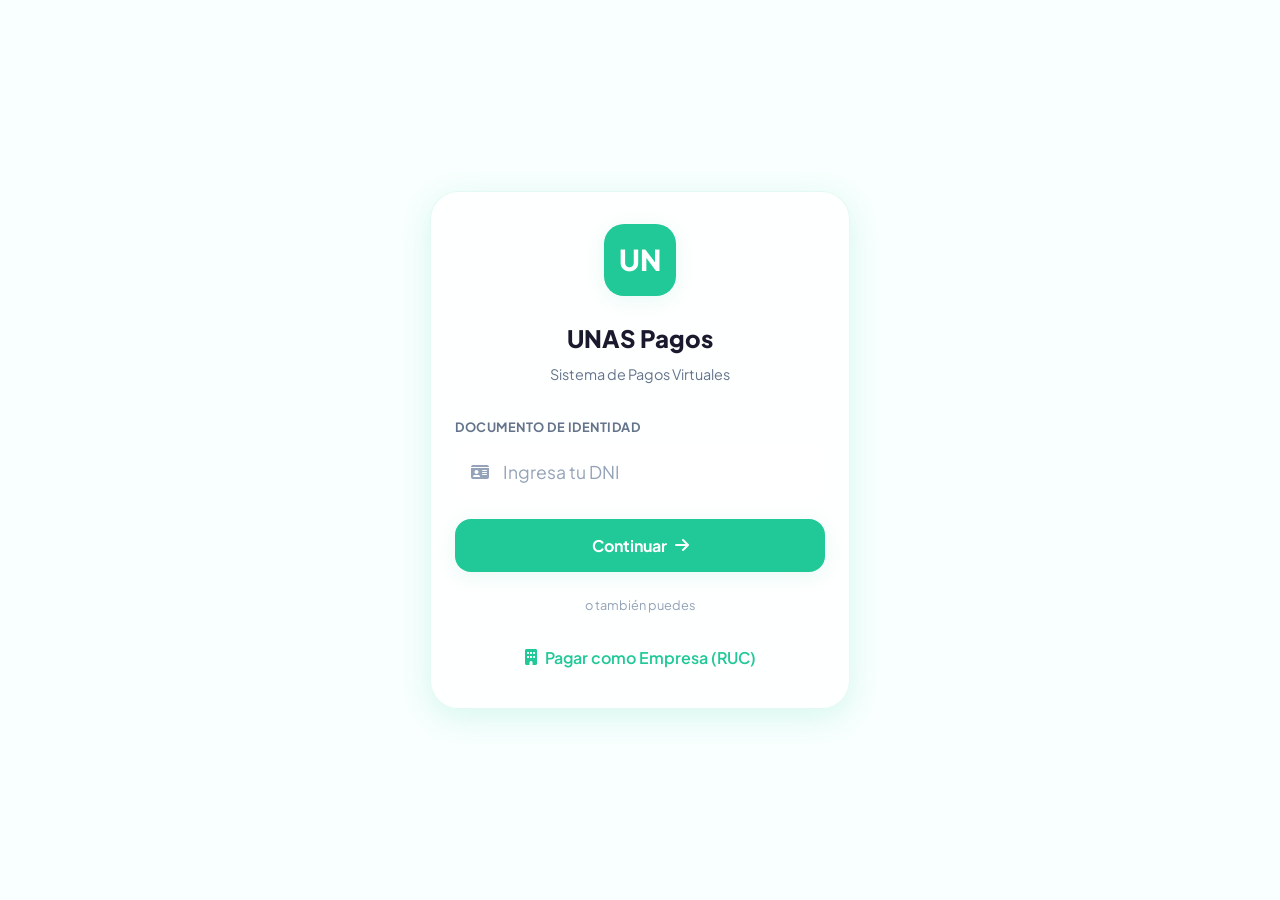
<file: prot.html>
<!DOCTYPE html>
<html lang="es">
<head>
    <meta charset="UTF-8">
    <meta name="viewport" content="width=device-width, initial-scale=1.0, maximum-scale=1.0, user-scalable=no">
    <title>UNAS Pagos - Sistema Inteligente</title>
    <link href="https://fonts.googleapis.com/css2?family=Plus+Jakarta+Sans:wght@400;500;600;700;800&display=swap" rel="stylesheet">
    <link rel="stylesheet" href="https://cdnjs.cloudflare.com/ajax/libs/font-awesome/6.4.0/css/all.min.css">
    <style>
        :root {
            --unas-verde: #20c997;
            --unas-verde-light: #63e6be;
            --unas-verde-soft: rgba(32, 201, 151, 0.1);
            --unas-verde-glow: rgba(32, 201, 151, 0.2);
            --unas-amarillo: #ffc107;
            --unas-amarillo-soft: rgba(255, 193, 7, 0.12);
            --unas-rojo: #dc3545;
            --unas-rojo-soft: rgba(220, 53, 69, 0.1);
            --bg-primary: #f8fffe;
            --bg-secondary: #ffffff;
            --bg-glass: rgba(255, 255, 255, 0.85);
            --bg-glass-strong: rgba(255, 255, 255, 0.95);
            --text-primary: #1a1a2e;
            --text-secondary: #64748b;
            --text-muted: #94a3b8;
            --shadow-soft: 0 2px 12px rgba(32, 201, 151, 0.08);
            --shadow-card: 0 4px 20px rgba(32, 201, 151, 0.1);
            --shadow-float: 0 8px 30px rgba(32, 201, 151, 0.15);
            --blur-glass: blur(20px);
            --border-glass: 1px solid rgba(32, 201, 151, 0.12);
            --radius-sm: 12px;
            --radius-md: 16px;
            --radius-lg: 20px;
            --radius-xl: 28px;
            --radius-full: 9999px;
        }

        * { margin: 0; padding: 0; box-sizing: border-box; }
        html { scroll-behavior: smooth; }

        body {
            font-family: 'Plus Jakarta Sans', -apple-system, sans-serif;
            background: var(--bg-primary);
            color: var(--text-primary);
            line-height: 1.5;
            min-height: 100vh;
            overflow-x: hidden;
        }

        /* Background */
        .bg-decoration {
            position: fixed;
            inset: 0;
            pointer-events: none;
            z-index: 0;
        }

        .bg-blob {
            position: absolute;
            border-radius: 50%;
            filter: blur(100px);
            opacity: 0.25;
        }

        .bg-blob-1 { width: 400px; height: 400px; background: var(--unas-verde-light); top: -150px; right: -100px; }
        .bg-blob-2 { width: 300px; height: 300px; background: var(--unas-amarillo); bottom: 10%; left: -100px; opacity: 0.15; }

        /* Login Screen */
        .login-screen {
            position: fixed;
            inset: 0;
            z-index: 1000;
            background: var(--bg-primary);
            display: flex;
            align-items: center;
            justify-content: center;
            padding: 1.5rem;
        }

        .login-screen.hidden { display: none; }

        .login-card {
            width: 100%;
            max-width: 420px;
            background: var(--bg-glass);
            backdrop-filter: var(--blur-glass);
            border: var(--border-glass);
            border-radius: var(--radius-xl);
            padding: 2rem 1.5rem;
            box-shadow: var(--shadow-float);
            text-align: center;
        }

        .login-logo {
            width: 72px;
            height: 72px;
            background: var(--unas-verde);
            border-radius: var(--radius-lg);
            display: flex;
            align-items: center;
            justify-content: center;
            margin: 0 auto 1.5rem;
            color: white;
            font-size: 1.8rem;
            font-weight: 800;
            box-shadow: var(--shadow-card);
        }

        .login-title { font-size: 1.5rem; font-weight: 800; margin-bottom: 0.5rem; }
        .login-subtitle { font-size: 0.9rem; color: var(--text-secondary); margin-bottom: 2rem; }

        .login-step { display: none; }
        .login-step.active { display: block; }

        .input-group { margin-bottom: 1.25rem; text-align: left; }
        .input-label { display: block; font-size: 0.8rem; font-weight: 700; color: var(--text-secondary); margin-bottom: 0.5rem; text-transform: uppercase; letter-spacing: 0.5px; }

        .input-wrapper {
            position: relative;
            display: flex;
            align-items: center;
        }

        .input-icon {
            position: absolute;
            left: 1rem;
            color: var(--text-muted);
            font-size: 1rem;
        }

        .input-field {
            width: 100%;
            padding: 1rem 1rem 1rem 3rem;
            background: var(--bg-secondary);
            border: 2px solid var(--border-glass);
            border-radius: var(--radius-md);
            font-size: 1.1rem;
            font-family: inherit;
            color: var(--text-primary);
            transition: all 0.2s;
            letter-spacing: 2px;
        }

        .input-field:focus {
            outline: none;
            border-color: var(--unas-verde);
            box-shadow: 0 0 0 4px var(--unas-verde-soft);
        }

        .input-field::placeholder { letter-spacing: normal; color: var(--text-muted); }

        .input-field.email { letter-spacing: normal; }

        .btn {
            width: 100%;
            padding: 1rem;
            border-radius: var(--radius-md);
            font-size: 1rem;
            font-weight: 700;
            font-family: inherit;
            cursor: pointer;
            border: none;
            display: flex;
            align-items: center;
            justify-content: center;
            gap: 0.5rem;
            transition: all 0.2s;
        }

        .btn-primary {
            background: var(--unas-verde);
            color: white;
            box-shadow: var(--shadow-card);
        }

        .btn-primary:hover { transform: translateY(-2px); box-shadow: var(--shadow-float); }
        .btn-primary:disabled { opacity: 0.5; cursor: not-allowed; transform: none; }

        .btn-secondary {
            background: var(--bg-primary);
            color: var(--text-primary);
            margin-top: 0.75rem;
        }

        .btn-text {
            background: none;
            color: var(--unas-verde);
            font-weight: 600;
            padding: 0.5rem;
        }

        /* Loading Spinner */
        .spinner {
            width: 20px;
            height: 20px;
            border: 2px solid rgba(255,255,255,0.3);
            border-top-color: white;
            border-radius: 50%;
            animation: spin 0.8s linear infinite;
        }

        @keyframes spin { to { transform: rotate(360deg); } }

        /* User Preview Card */
        .user-preview {
            background: var(--unas-verde-soft);
            border: 2px solid var(--unas-verde);
            border-radius: var(--radius-lg);
            padding: 1rem;
            margin-bottom: 1.5rem;
            text-align: left;
            display: flex;
            align-items: center;
            gap: 1rem;
        }

        .user-preview-avatar {
            width: 56px;
            height: 56px;
            background: var(--unas-verde);
            border-radius: var(--radius-md);
            display: flex;
            align-items: center;
            justify-content: center;
            font-size: 1.5rem;
            color: white;
        }

        .user-preview-info h4 { font-size: 1rem; font-weight: 700; margin-bottom: 0.15rem; }
        .user-preview-info p { font-size: 0.8rem; color: var(--text-secondary); }

        .user-preview-badge {
            margin-left: auto;
            padding: 0.3rem 0.6rem;
            background: var(--unas-verde);
            color: white;
            border-radius: var(--radius-full);
            font-size: 0.65rem;
            font-weight: 700;
            text-transform: uppercase;
        }

        /* API Data Cards */
        .api-data-section {
            margin-top: 1.5rem;
            text-align: left;
        }

        .api-data-title {
            font-size: 0.75rem;
            font-weight: 700;
            color: var(--text-muted);
            text-transform: uppercase;
            letter-spacing: 0.5px;
            margin-bottom: 0.75rem;
            display: flex;
            align-items: center;
            gap: 0.5rem;
        }

        .api-data-title i { color: var(--unas-verde); }

        .api-cards { display: grid; gap: 0.6rem; }

        .api-card {
            background: var(--bg-secondary);
            border: 1px solid var(--border-glass);
            border-radius: var(--radius-md);
            padding: 0.85rem;
            display: flex;
            align-items: center;
            gap: 0.75rem;
        }

        .api-card-icon {
            width: 36px;
            height: 36px;
            border-radius: 8px;
            display: flex;
            align-items: center;
            justify-content: center;
            font-size: 0.9rem;
        }

        .api-card-icon.academic { background: #e0f2fe; color: #0369a1; }
        .api-card-icon.financial { background: #dcfce7; color: #16a34a; }
        .api-card-icon.library { background: #fef3c7; color: #d97706; }
        .api-card-icon.idiomas { background: #f3e8ff; color: #9333ea; }

        .api-card-info { flex: 1; }
        .api-card-label { font-size: 0.7rem; color: var(--text-muted); }
        .api-card-value { font-size: 0.85rem; font-weight: 600; }

        .api-card-status {
            font-size: 0.65rem;
            padding: 0.2rem 0.5rem;
            border-radius: var(--radius-full);
            font-weight: 600;
        }

        .api-card-status.ok { background: var(--unas-verde-soft); color: var(--unas-verde); }
        .api-card-status.warning { background: var(--unas-amarillo-soft); color: #b38600; }
        .api-card-status.error { background: var(--unas-rojo-soft); color: var(--unas-rojo); }

        /* Alert in login */
        .login-alert {
            display: flex;
            align-items: flex-start;
            gap: 0.75rem;
            padding: 0.85rem;
            background: var(--unas-amarillo-soft);
            border-radius: var(--radius-md);
            margin-bottom: 1.25rem;
            text-align: left;
            border-left: 4px solid var(--unas-amarillo);
        }

        .login-alert i { color: #d4a106; margin-top: 0.1rem; }
        .login-alert-text { font-size: 0.8rem; color: #8a6d00; }

        /* Divider */
        .divider {
            display: flex;
            align-items: center;
            gap: 1rem;
            margin: 1.5rem 0;
            color: var(--text-muted);
            font-size: 0.8rem;
        }

        .divider::before, .divider::after {
            content: '';
            flex: 1;
            height: 1px;
            background: var(--border-glass);
        }

        /* App Container */
        .app-container {
            position: relative;
            z-index: 1;
            min-height: 100vh;
            display: flex;
            flex-direction: column;
        }

        .app-container.hidden { display: none; }

        /* Header */
        .header {
            position: sticky;
            top: 0;
            z-index: 100;
            background: var(--bg-glass-strong);
            backdrop-filter: var(--blur-glass);
            border-bottom: var(--border-glass);
            padding: 0.75rem 1rem;
        }

        .header-inner {
            max-width: 1400px;
            margin: 0 auto;
            display: flex;
            justify-content: space-between;
            align-items: center;
        }

        .header-left { display: flex; align-items: center; gap: 0.75rem; }

        .logo {
            width: 40px;
            height: 40px;
            background: var(--unas-verde);
            border-radius: var(--radius-sm);
            display: flex;
            align-items: center;
            justify-content: center;
            color: white;
            font-weight: 800;
            font-size: 0.9rem;
        }

        .header-title h1 { font-size: 1rem; font-weight: 700; }
        .header-title span { font-size: 0.7rem; color: var(--text-secondary); }

        .header-user {
            display: flex;
            align-items: center;
            gap: 0.75rem;
            padding: 0.4rem 0.75rem 0.4rem 0.4rem;
            background: var(--bg-glass);
            border: var(--border-glass);
            border-radius: var(--radius-full);
            cursor: pointer;
            transition: all 0.2s;
        }

        .header-user:hover { background: var(--unas-verde-soft); }

        .header-user-avatar {
            width: 32px;
            height: 32px;
            background: var(--unas-verde);
            border-radius: 50%;
            display: flex;
            align-items: center;
            justify-content: center;
            color: white;
            font-size: 0.85rem;
        }

        .header-user-info { display: none; }
        .header-user-name { font-size: 0.8rem; font-weight: 600; }
        .header-user-type { font-size: 0.65rem; color: var(--text-muted); }

        /* Tabs Navigation */
        .tabs-nav {
            background: var(--bg-glass);
            backdrop-filter: var(--blur-glass);
            border-bottom: var(--border-glass);
            padding: 0 1rem;
            overflow-x: auto;
            scrollbar-width: none;
        }

        .tabs-nav::-webkit-scrollbar { display: none; }

        .tabs-nav-inner {
            max-width: 1400px;
            margin: 0 auto;
            display: flex;
            gap: 0.25rem;
        }

        .tab-btn {
            padding: 0.85rem 1.25rem;
            background: none;
            border: none;
            font-size: 0.85rem;
            font-weight: 600;
            color: var(--text-secondary);
            cursor: pointer;
            white-space: nowrap;
            position: relative;
            transition: all 0.2s;
        }

        .tab-btn:hover { color: var(--unas-verde); }

        .tab-btn.active {
            color: var(--unas-verde);
        }

        .tab-btn.active::after {
            content: '';
            position: absolute;
            bottom: 0;
            left: 0;
            right: 0;
            height: 3px;
            background: var(--unas-verde);
            border-radius: 3px 3px 0 0;
        }

        .tab-btn i { margin-right: 0.4rem; }

        /* Main Content */
        .main-layout {
            flex: 1;
            max-width: 1400px;
            margin: 0 auto;
            width: 100%;
            padding: 1rem;
        }

        /* Tab Content */
        .tab-content { display: none; }
        .tab-content.active { display: block; }

        /* User Welcome */
        .welcome-card {
            background: var(--bg-glass);
            backdrop-filter: var(--blur-glass);
            border: var(--border-glass);
            border-radius: var(--radius-xl);
            padding: 1.25rem;
            margin-bottom: 1rem;
        }

        .welcome-header {
            display: flex;
            justify-content: space-between;
            align-items: flex-start;
            gap: 1rem;
            flex-wrap: wrap;
        }

        .welcome-user { display: flex; align-items: center; gap: 1rem; }

        .welcome-avatar {
            width: 56px;
            height: 56px;
            background: var(--unas-verde);
            border-radius: var(--radius-lg);
            display: flex;
            align-items: center;
            justify-content: center;
            font-size: 1.5rem;
            color: white;
        }

        .welcome-info h2 { font-size: 1.1rem; font-weight: 700; }
        .welcome-info p { font-size: 0.8rem; color: var(--text-secondary); }

        .welcome-badge {
            padding: 0.3rem 0.7rem;
            background: var(--unas-verde);
            color: white;
            border-radius: var(--radius-full);
            font-size: 0.7rem;
            font-weight: 700;
            text-transform: uppercase;
        }

        .welcome-stats {
            display: flex;
            gap: 1.5rem;
            margin-top: 1rem;
            padding-top: 1rem;
            border-top: 1px solid var(--border-glass);
        }

        .stat-box { text-align: center; flex: 1; }
        .stat-value { font-size: 1.4rem; font-weight: 800; color: var(--unas-verde); }
        .stat-label { font-size: 0.7rem; color: var(--text-muted); text-transform: uppercase; }

        /* Quick API Status */
        .api-status-grid {
            display: grid;
            grid-template-columns: repeat(auto-fit, minmax(200px, 1fr));
            gap: 0.75rem;
            margin-bottom: 1rem;
        }

        .api-status-card {
            background: var(--bg-glass);
            backdrop-filter: var(--blur-glass);
            border: var(--border-glass);
            border-radius: var(--radius-lg);
            padding: 1rem;
            display: flex;
            align-items: center;
            gap: 0.85rem;
        }

        .api-status-icon {
            width: 44px;
            height: 44px;
            border-radius: var(--radius-md);
            display: flex;
            align-items: center;
            justify-content: center;
            font-size: 1.1rem;
        }

        .api-status-icon.academic { background: #e0f2fe; color: #0369a1; }
        .api-status-icon.deudas { background: #fef3c7; color: #d97706; }
        .api-status-icon.biblioteca { background: #f3e8ff; color: #9333ea; }
        .api-status-icon.idiomas { background: #dcfce7; color: #16a34a; }

        .api-status-info { flex: 1; }
        .api-status-title { font-size: 0.8rem; font-weight: 600; }
        .api-status-value { font-size: 0.75rem; color: var(--text-secondary); }

        /* Alert Banner */
        .alert-banner {
            display: flex;
            align-items: center;
            gap: 0.75rem;
            padding: 0.85rem 1rem;
            background: var(--unas-amarillo-soft);
            border-radius: var(--radius-md);
            border-left: 4px solid var(--unas-amarillo);
            margin-bottom: 1rem;
        }

        .alert-banner i { color: #d4a106; font-size: 1.1rem; }
        .alert-banner-content { flex: 1; }
        .alert-banner-title { font-size: 0.85rem; font-weight: 700; color: #8a6d00; }
        .alert-banner-text { font-size: 0.75rem; color: #a68500; }

        /* Content Grid */
        .content-grid {
            display: grid;
            gap: 1rem;
        }

        /* Services Section */
        .section-card {
            background: var(--bg-glass);
            backdrop-filter: var(--blur-glass);
            border: var(--border-glass);
            border-radius: var(--radius-xl);
            overflow: hidden;
        }

        .section-header {
            padding: 1rem 1.25rem;
            border-bottom: var(--border-glass);
            display: flex;
            justify-content: space-between;
            align-items: center;
            flex-wrap: wrap;
            gap: 0.75rem;
        }

        .section-title { font-size: 1rem; font-weight: 700; display: flex; align-items: center; gap: 0.5rem; }
        .section-title i { color: var(--unas-verde); }

        .filter-pills { display: flex; gap: 0.4rem; overflow-x: auto; }

        .filter-pill {
            flex-shrink: 0;
            padding: 0.45rem 0.85rem;
            background: transparent;
            border: 1.5px solid var(--border-glass);
            border-radius: var(--radius-full);
            font-size: 0.75rem;
            font-weight: 600;
            color: var(--text-secondary);
            cursor: pointer;
            transition: all 0.2s;
        }

        .filter-pill:hover { border-color: var(--unas-verde); color: var(--unas-verde); }
        .filter-pill.active { background: var(--unas-verde); border-color: var(--unas-verde); color: white; }

        .section-body { padding: 1rem 1.25rem; }

        /* Search */
        .search-bar { margin-bottom: 1rem; }

        .search-input-wrapper { position: relative; }

        .search-input {
            width: 100%;
            padding: 0.85rem 1rem 0.85rem 2.75rem;
            background: var(--bg-secondary);
            border: 1.5px solid var(--border-glass);
            border-radius: var(--radius-md);
            font-size: 0.9rem;
            font-family: inherit;
        }

        .search-input:focus { outline: none; border-color: var(--unas-verde); }
        .search-icon { position: absolute; left: 1rem; top: 50%; transform: translateY(-50%); color: var(--text-muted); }

        /* Service List */
        .service-list { display: grid; gap: 0.6rem; }

        .service-card {
            background: var(--bg-secondary);
            border: 1.5px solid var(--border-glass);
            border-radius: var(--radius-md);
            padding: 0.85rem;
            cursor: pointer;
            transition: all 0.2s;
            display: grid;
            grid-template-columns: 1fr auto;
            gap: 0.5rem;
            align-items: center;
        }

        .service-card:hover { border-color: var(--unas-verde-light); }
        .service-card.selected { border-color: var(--unas-verde); background: var(--unas-verde-soft); }
        .service-card.auto-added { border-left: 4px solid var(--unas-amarillo); background: var(--unas-amarillo-soft); }

        .service-title { font-size: 0.85rem; font-weight: 600; line-height: 1.3; }
        .service-meta { display: flex; align-items: center; gap: 0.4rem; flex-wrap: wrap; margin-top: 0.25rem; }

        .service-tag {
            font-size: 0.6rem;
            padding: 0.15rem 0.4rem;
            border-radius: 4px;
            font-weight: 700;
            text-transform: uppercase;
        }

        .service-tag.pregrado { background: #e0f2fe; color: #0369a1; }
        .service-tag.posgrado { background: #f3e8ff; color: #7e22ce; }
        .service-tag.idiomas { background: #fef3c7; color: #b45309; }
        .service-tag.auto { background: var(--unas-amarillo); color: #704d00; }

        .service-right { display: flex; flex-direction: column; align-items: flex-end; gap: 0.35rem; }
        .service-price { font-size: 1rem; font-weight: 800; color: var(--unas-verde); }

        .service-checkbox {
            width: 24px;
            height: 24px;
            border-radius: 6px;
            border: 2px solid var(--text-muted);
            display: flex;
            align-items: center;
            justify-content: center;
            color: transparent;
            font-size: 0.7rem;
        }

        .service-card.selected .service-checkbox { background: var(--unas-verde); border-color: var(--unas-verde); color: white; }
        .service-card.auto-added .service-checkbox { background: var(--unas-amarillo); border-color: var(--unas-amarillo); color: white; }

        /* Cart Panel Desktop */
        .cart-panel {
            display: none;
            background: var(--bg-glass);
            backdrop-filter: var(--blur-glass);
            border: var(--border-glass);
            border-radius: var(--radius-xl);
            position: sticky;
            top: 140px;
        }

        .cart-header {
            padding: 1rem;
            border-bottom: var(--border-glass);
            display: flex;
            justify-content: space-between;
            align-items: center;
        }

        .cart-title { font-size: 0.95rem; font-weight: 700; }
        .cart-count { background: var(--unas-verde); color: white; width: 22px; height: 22px; border-radius: 50%; display: flex; align-items: center; justify-content: center; font-size: 0.75rem; font-weight: 700; }

        .cart-body { padding: 0.75rem; max-height: 250px; overflow-y: auto; }

        .cart-item {
            display: flex;
            align-items: center;
            gap: 0.6rem;
            padding: 0.6rem;
            background: var(--bg-secondary);
            border-radius: var(--radius-sm);
            margin-bottom: 0.5rem;
        }

        .cart-item:last-child { margin-bottom: 0; }

        .cart-item-icon {
            width: 32px;
            height: 32px;
            border-radius: 6px;
            display: flex;
            align-items: center;
            justify-content: center;
            font-size: 0.75rem;
        }

        .cart-item-icon.auto { background: var(--unas-amarillo-soft); color: #b38600; }
        .cart-item-icon.selected { background: var(--unas-verde-soft); color: var(--unas-verde); }

        .cart-item-info { flex: 1; min-width: 0; }
        .cart-item-title { font-size: 0.75rem; font-weight: 600; white-space: nowrap; overflow: hidden; text-overflow: ellipsis; }
        .cart-item-price { font-size: 0.8rem; font-weight: 700; color: var(--unas-verde); }

        .cart-summary { padding: 0.75rem; background: var(--bg-secondary); border-top: var(--border-glass); }

        .summary-row { display: flex; justify-content: space-between; font-size: 0.8rem; margin-bottom: 0.35rem; }
        .summary-row.total { font-size: 1rem; font-weight: 800; padding-top: 0.5rem; border-top: 1px dashed var(--border-glass); }
        .summary-row.total span:last-child { color: var(--unas-verde); }

        .cart-actions { padding: 0.75rem; }

        .btn-checkout {
            width: 100%;
            padding: 0.85rem;
            background: var(--unas-verde);
            color: white;
            border: none;
            border-radius: var(--radius-md);
            font-size: 0.9rem;
            font-weight: 700;
            cursor: pointer;
            display: flex;
            align-items: center;
            justify-content: center;
            gap: 0.5rem;
        }

        /* Mobile Cart Bar */
        .mobile-cart-bar {
            position: fixed;
            bottom: 0;
            left: 0;
            right: 0;
            background: var(--bg-glass-strong);
            backdrop-filter: var(--blur-glass);
            border-top: var(--border-glass);
            padding: 0.75rem 1rem;
            padding-bottom: calc(0.75rem + env(safe-area-inset-bottom, 0));
            z-index: 100;
            display: flex;
            align-items: center;
            gap: 0.75rem;
        }

        .mobile-cart-info { flex: 1; display: flex; align-items: center; gap: 0.6rem; }

        .mobile-cart-badge {
            width: 36px;
            height: 36px;
            background: var(--unas-verde-soft);
            color: var(--unas-verde);
            border-radius: var(--radius-sm);
            display: flex;
            align-items: center;
            justify-content: center;
            font-weight: 800;
        }

        .mobile-cart-text { font-size: 0.7rem; color: var(--text-secondary); }
        .mobile-cart-text strong { display: block; font-size: 1rem; color: var(--unas-verde); }

        .mobile-cart-btn {
            padding: 0.75rem 1.25rem;
            background: var(--unas-verde);
            color: white;
            border: none;
            border-radius: var(--radius-md);
            font-size: 0.85rem;
            font-weight: 700;
            cursor: pointer;
        }

        /* History Tab */
        .history-list { display: grid; gap: 0.75rem; }

        .history-card {
            background: var(--bg-glass);
            backdrop-filter: var(--blur-glass);
            border: var(--border-glass);
            border-radius: var(--radius-lg);
            padding: 1rem;
        }

        .history-header {
            display: flex;
            justify-content: space-between;
            align-items: flex-start;
            margin-bottom: 0.75rem;
        }

        .history-date { font-size: 0.75rem; color: var(--text-muted); }
        .history-status {
            font-size: 0.65rem;
            padding: 0.2rem 0.5rem;
            border-radius: var(--radius-full);
            font-weight: 600;
        }

        .history-status.paid { background: var(--unas-verde-soft); color: var(--unas-verde); }
        .history-status.pending { background: var(--unas-amarillo-soft); color: #b38600; }

        .history-title { font-size: 0.9rem; font-weight: 600; margin-bottom: 0.25rem; }
        .history-items { font-size: 0.8rem; color: var(--text-secondary); margin-bottom: 0.5rem; }

        .history-footer {
            display: flex;
            justify-content: space-between;
            align-items: center;
            padding-top: 0.75rem;
            border-top: 1px solid var(--border-glass);
        }

        .history-amount { font-size: 1.1rem; font-weight: 800; color: var(--unas-verde); }

        .history-actions { display: flex; gap: 0.5rem; }

        .history-btn {
            padding: 0.4rem 0.75rem;
            background: var(--bg-secondary);
            border: 1px solid var(--border-glass);
            border-radius: var(--radius-sm);
            font-size: 0.75rem;
            font-weight: 600;
            color: var(--text-secondary);
            cursor: pointer;
            display: flex;
            align-items: center;
            gap: 0.35rem;
        }

        .history-btn:hover { border-color: var(--unas-verde); color: var(--unas-verde); }

        /* Empty State */
        .empty-state {
            text-align: center;
            padding: 3rem 1rem;
            color: var(--text-muted);
        }

        .empty-state i { font-size: 3rem; margin-bottom: 1rem; opacity: 0.3; }
        .empty-state p { font-size: 0.9rem; }

        /* Modal */
        .modal-overlay {
            position: fixed;
            inset: 0;
            background: rgba(0,0,0,0.5);
            backdrop-filter: blur(8px);
            display: none;
            align-items: flex-end;
            justify-content: center;
            z-index: 1000;
        }

        .modal-overlay.active { display: flex; }

        .modal {
            background: var(--bg-secondary);
            width: 100%;
            max-width: 500px;
            max-height: 90vh;
            border-radius: var(--radius-xl) var(--radius-xl) 0 0;
            overflow: hidden;
            animation: slideUp 0.3s ease;
        }

        @keyframes slideUp { from { transform: translateY(100%); } to { transform: translateY(0); } }

        .modal-handle { width: 40px; height: 4px; background: var(--text-muted); border-radius: 2px; margin: 0.6rem auto; opacity: 0.25; }
        .modal-header { padding: 0.5rem 1.25rem 1rem; }
        .modal-header h3 { font-size: 1.1rem; font-weight: 700; }
        .modal-header p { font-size: 0.8rem; color: var(--text-secondary); }
        .modal-body { padding: 0 1.25rem; max-height: 50vh; overflow-y: auto; }

        .modal-footer {
            padding: 1rem 1.25rem;
            padding-bottom: calc(1rem + env(safe-area-inset-bottom, 0));
            background: var(--bg-primary);
            border-top: var(--border-glass);
        }

        /* Checkout items in modal */
        .checkout-item {
            display: flex;
            align-items: center;
            gap: 0.75rem;
            padding: 0.85rem;
            background: var(--bg-primary);
            border-radius: var(--radius-md);
            margin-bottom: 0.6rem;
        }

        .checkout-item.locked { background: var(--unas-amarillo-soft); }

        .checkout-item-icon {
            width: 40px;
            height: 40px;
            border-radius: var(--radius-sm);
            display: flex;
            align-items: center;
            justify-content: center;
        }

        .checkout-item-icon.auto { background: var(--unas-amarillo); color: white; }
        .checkout-item-icon.selected { background: var(--unas-verde); color: white; }

        .checkout-item-info { flex: 1; }
        .checkout-item-title { font-size: 0.85rem; font-weight: 600; }
        .checkout-item-subtitle { font-size: 0.7rem; color: var(--text-muted); }
        .checkout-item-price { font-size: 0.95rem; font-weight: 800; color: var(--unas-verde); }

        .summary-card {
            background: var(--bg-primary);
            border-radius: var(--radius-lg);
            padding: 1rem;
            margin-top: 0.75rem;
        }

        .summary-card-title { font-size: 0.7rem; font-weight: 700; color: var(--text-muted); text-transform: uppercase; margin-bottom: 0.5rem; }
        .summary-line { display: flex; justify-content: space-between; padding: 0.35rem 0; font-size: 0.85rem; }
        .summary-line.total { font-size: 1.1rem; font-weight: 800; padding-top: 0.5rem; border-top: 2px dashed var(--border-glass); margin-top: 0.35rem; }
        .summary-line.total span:last-child { color: var(--unas-verde); }

        /* Success State */
        .success-state { text-align: center; padding: 2rem 1rem; }
        .success-icon { width: 72px; height: 72px; background: var(--unas-verde-soft); border-radius: 50%; display: flex; align-items: center; justify-content: center; margin: 0 auto 1.25rem; }
        .success-icon i { font-size: 2rem; color: var(--unas-verde); }
        .success-title { font-size: 1.2rem; font-weight: 700; margin-bottom: 0.35rem; }
        .success-text { font-size: 0.85rem; color: var(--text-secondary); margin-bottom: 1.25rem; }

        .success-details { background: var(--bg-primary); border-radius: var(--radius-md); padding: 1rem; text-align: left; }
        .success-row { display: flex; justify-content: space-between; padding: 0.4rem 0; font-size: 0.85rem; }
        .success-row span:first-child { color: var(--text-muted); }

        .email-sent-notice {
            display: flex;
            align-items: center;
            gap: 0.6rem;
            padding: 0.75rem;
            background: var(--unas-verde-soft);
            border-radius: var(--radius-md);
            margin-top: 1rem;
        }

        .email-sent-notice i { color: var(--unas-verde); }
        .email-sent-notice span { font-size: 0.8rem; color: var(--unas-verde); }

        /* Responsive */
        @media (min-width: 768px) {
            .header-user-info { display: block; }
            .service-list { grid-template-columns: repeat(2, 1fr); }
            .modal { border-radius: var(--radius-xl); margin: auto; }
            .modal-overlay { align-items: center; padding: 2rem; }
        }

        @media (min-width: 1024px) {
            .content-grid { grid-template-columns: 1fr 340px; }
            .cart-panel { display: block; }
            .mobile-cart-bar { display: none; }
        }

        @media (max-width: 1023px) {
            .main-layout { padding-bottom: 90px; }
        }
    </style>
</head>
<body>
    <div class="bg-decoration">
        <div class="bg-blob bg-blob-1"></div>
        <div class="bg-blob bg-blob-2"></div>
    </div>

    <!-- Login Screen -->
    <div class="login-screen" id="loginScreen">
        <div class="login-card">
            <div class="login-logo">UN</div>
            <h2 class="login-title">UNAS Pagos</h2>
            <p class="login-subtitle">Sistema de Pagos Virtuales</p>

            <!-- Step 1: DNI -->
            <div class="login-step active" id="loginStep1">
                <div class="input-group">
                    <label class="input-label">Documento de Identidad</label>
                    <div class="input-wrapper">
                        <i class="fas fa-id-card input-icon"></i>
                        <input type="text" class="input-field" id="dniInput" placeholder="Ingresa tu DNI" maxlength="8" inputmode="numeric" autocomplete="off">
                    </div>
                </div>
                <button class="btn btn-primary" id="btnValidateDni" onclick="validateDNI()">
                    <span>Continuar</span>
                    <i class="fas fa-arrow-right"></i>
                </button>
                <div class="divider">o también puedes</div>
                <button class="btn btn-text">
                    <i class="fas fa-building"></i> Pagar como Empresa (RUC)
                </button>
            </div>

            <!-- Step 2: Loading RENIEC -->
            <div class="login-step" id="loginStep2">
                <div style="padding: 2rem 0; text-align: center;">
                    <div class="spinner" style="margin: 0 auto 1rem; border-color: var(--unas-verde-soft); border-top-color: var(--unas-verde);"></div>
                    <p style="color: var(--text-secondary); font-size: 0.9rem;">Validando con RENIEC...</p>
                </div>
            </div>

            <!-- Step 3: Confirm User + Email -->
            <div class="login-step" id="loginStep3">
                <div class="user-preview" id="userPreview">
                    <div class="user-preview-avatar"><i class="fas fa-user"></i></div>
                    <div class="user-preview-info">
                        <h4 id="previewName">-</h4>
                        <p id="previewDni">DNI: -</p>
                    </div>
                    <span class="user-preview-badge" id="previewBadge">-</span>
                </div>

                <div class="api-data-section" id="apiDataSection">
                    <div class="api-data-title"><i class="fas fa-database"></i> Datos encontrados en sistemas UNAS</div>
                    <div class="api-cards" id="apiCards">
                        <!-- Filled by JS -->
                    </div>
                </div>

                <div class="login-alert" id="alertDeudas" style="display: none; margin-top: 1rem;">
                    <i class="fas fa-exclamation-triangle"></i>
                    <div class="login-alert-text">
                        <strong>Se detectaron conceptos obligatorios.</strong><br>
                        Se agregarán automáticamente a tu carrito.
                    </div>
                </div>

                <div class="input-group" style="margin-top: 1.25rem;">
                    <label class="input-label">Correo electrónico</label>
                    <div class="input-wrapper">
                        <i class="fas fa-envelope input-icon"></i>
                        <input type="email" class="input-field email" id="emailInput" placeholder="tucorreo@email.com">
                    </div>
                    <p style="font-size: 0.7rem; color: var(--text-muted); margin-top: 0.35rem;">
                        <i class="fas fa-info-circle"></i> Enviaremos tu comprobante a este correo
                    </p>
                </div>

                <button class="btn btn-primary" onclick="confirmUser()">
                    <i class="fas fa-check"></i>
                    <span>Confirmar y continuar</span>
                </button>
                <button class="btn btn-secondary" onclick="goToLoginStep(1)">
                    <i class="fas fa-arrow-left"></i> Cambiar DNI
                </button>
            </div>
        </div>
    </div>

    <!-- Main App -->
    <div class="app-container hidden" id="appContainer">
        <!-- Header -->
        <header class="header">
            <div class="header-inner">
                <div class="header-left">
                    <div class="logo">UN</div>
                    <div class="header-title">
                        <h1>UNAS Pagos</h1>
                        <span>Sistema de pagos virtuales</span>
                    </div>
                </div>
                <div class="header-user" onclick="logout()">
                    <div class="header-user-avatar"><i class="fas fa-user"></i></div>
                    <div class="header-user-info">
                        <div class="header-user-name" id="headerUserName">-</div>
                        <div class="header-user-type" id="headerUserType">-</div>
                    </div>
                    <i class="fas fa-sign-out-alt" style="color: var(--text-muted); margin-left: 0.5rem;"></i>
                </div>
            </div>
        </header>

        <!-- Tabs -->
        <nav class="tabs-nav">
            <div class="tabs-nav-inner">
                <button class="tab-btn active" onclick="switchTab('servicios', this)"><i class="fas fa-receipt"></i> Servicios</button>
                <button class="tab-btn" onclick="switchTab('historial', this)"><i class="fas fa-history"></i> Historial</button>
                <button class="tab-btn" onclick="switchTab('perfil', this)"><i class="fas fa-user"></i> Mi Perfil</button>
            </div>
        </nav>

        <!-- Main Content -->
        <main class="main-layout">
            <!-- Tab: Servicios -->
            <div class="tab-content active" id="tabServicios">
                <!-- Welcome Card -->
                <div class="welcome-card">
                    <div class="welcome-header">
                        <div class="welcome-user">
                            <div class="welcome-avatar"><i class="fas fa-user"></i></div>
                            <div class="welcome-info">
                                <h2 id="welcomeName">¡Hola!</h2>
                                <p id="welcomeMeta">-</p>
                            </div>
                        </div>
                        <span class="welcome-badge" id="welcomeBadge">-</span>
                    </div>
                    <div class="welcome-stats">
                        <div class="stat-box">
                            <div class="stat-value" id="statPendientes">0</div>
                            <div class="stat-label">Pendientes</div>
                        </div>
                        <div class="stat-box">
                            <div class="stat-value" id="statMonto">S/ 0</div>
                            <div class="stat-label">Por pagar</div>
                        </div>
                        <div class="stat-box">
                            <div class="stat-value" id="statPagados">0</div>
                            <div class="stat-label">Este mes</div>
                        </div>
                    </div>
                </div>

                <!-- API Status -->
                <div class="api-status-grid" id="apiStatusGrid">
                    <!-- Filled by JS -->
                </div>

                <!-- Alert -->
                <div class="alert-banner" id="mainAlert" style="display: none;">
                    <i class="fas fa-exclamation-circle"></i>
                    <div class="alert-banner-content">
                        <div class="alert-banner-title">Conceptos obligatorios detectados</div>
                        <div class="alert-banner-text" id="alertText">-</div>
                    </div>
                </div>

                <!-- Content Grid -->
                <div class="content-grid">
                    <!-- Services -->
                    <div class="section-card">
                        <div class="section-header">
                            <h3 class="section-title"><i class="fas fa-list"></i> Conceptos de Pago</h3>
                            <div class="filter-pills">
                                <button class="filter-pill active" onclick="setFilter(this, 'all')">Todos</button>
                                <button class="filter-pill" onclick="setFilter(this, 'pregrado')">Pregrado</button>
                                <button class="filter-pill" onclick="setFilter(this, 'posgrado')">Posgrado</button>
                                <button class="filter-pill" onclick="setFilter(this, 'idiomas')">Idiomas</button>
                            </div>
                        </div>
                        <div class="section-body">
                            <div class="search-bar">
                                <div class="search-input-wrapper">
                                    <i class="fas fa-search search-icon"></i>
                                    <input type="text" class="search-input" placeholder="Buscar concepto..." id="searchInput" oninput="searchServices()">
                                </div>
                            </div>
                            <div class="service-list" id="serviceList">
                                <!-- Filled by JS -->
                            </div>
                        </div>
                    </div>

                    <!-- Cart Panel Desktop -->
                    <div class="cart-panel" id="cartPanel">
                        <div class="cart-header">
                            <h3 class="cart-title">Resumen</h3>
                            <span class="cart-count" id="cartCountDesktop">0</span>
                        </div>
                        <div class="cart-body" id="cartBodyDesktop"></div>
                        <div class="cart-summary" id="cartSummaryDesktop"></div>
                        <div class="cart-actions">
                            <button class="btn-checkout" onclick="openCheckout()">
                                <i class="fas fa-lock"></i> Pagar
                            </button>
                        </div>
                    </div>
                </div>
            </div>

            <!-- Tab: Historial -->
            <div class="tab-content" id="tabHistorial">
                <div class="section-card">
                    <div class="section-header">
                        <h3 class="section-title"><i class="fas fa-history"></i> Historial de Pagos</h3>
                    </div>
                    <div class="section-body">
                        <div class="history-list" id="historyList">
                            <!-- Filled by JS -->
                        </div>
                    </div>
                </div>
            </div>

            <!-- Tab: Perfil -->
            <div class="tab-content" id="tabPerfil">
                <div class="section-card">
                    <div class="section-header">
                        <h3 class="section-title"><i class="fas fa-user"></i> Mi Perfil</h3>
                    </div>
                    <div class="section-body" id="profileContent">
                        <!-- Filled by JS -->
                    </div>
                </div>
            </div>
        </main>

        <!-- Mobile Cart Bar -->
        <div class="mobile-cart-bar">
            <div class="mobile-cart-info">
                <div class="mobile-cart-badge" id="cartCountMobile">0</div>
                <div class="mobile-cart-text">
                    <span id="cartItemsText">0 conceptos</span>
                    <strong id="cartTotalMobile">S/ 0.00</strong>
                </div>
            </div>
            <button class="mobile-cart-btn" onclick="openCheckout()">
                <i class="fas fa-arrow-right"></i> Pagar
            </button>
        </div>
    </div>

    <!-- Checkout Modal -->
    <div class="modal-overlay" id="checkoutModal" onclick="closeModal(this)">
        <div class="modal" onclick="event.stopPropagation()">
            <div class="modal-handle"></div>
            
            <div id="checkoutContent">
                <div class="modal-header">
                    <h3>Confirmar Pago</h3>
                    <p>Revisa los conceptos y procede al pago</p>
                </div>
                <div class="modal-body" id="checkoutItems"></div>
                <div class="modal-footer">
                    <button class="btn btn-primary" onclick="processPayment()">
                        <i class="fas fa-lock"></i> Pagar S/ <span id="checkoutTotal">0.00</span>
                    </button>
                </div>
            </div>

            <div id="checkoutSuccess" style="display: none;">
                <div class="modal-body">
                    <div class="success-state">
                        <div class="success-icon"><i class="fas fa-check"></i></div>
                        <div class="success-title">¡Pago Exitoso!</div>
                        <div class="success-text">Tu transacción ha sido procesada</div>
                        <div class="success-details">
                            <div class="success-row"><span>N° Operación</span><span><strong id="successOpNumber">-</strong></span></div>
                            <div class="success-row"><span>Fecha</span><span id="successDate">-</span></div>
                            <div class="success-row"><span>Monto</span><span style="color: var(--unas-verde); font-weight: 700;" id="successAmount">-</span></div>
                        </div>
                        <div class="email-sent-notice">
                            <i class="fas fa-envelope"></i>
                            <span>Comprobante enviado a <strong id="successEmail">-</strong></span>
                        </div>
                    </div>
                </div>
                <div class="modal-footer">
                    <button class="btn btn-primary" onclick="downloadVoucher()">
                        <i class="fas fa-download"></i> Descargar Comprobante
                    </button>
                    <button class="btn btn-secondary" onclick="closeCheckout()">Volver al inicio</button>
                </div>
            </div>
        </div>
    </div>

    <script>
        // ==================== DATA SIMULATION ====================
        // Simulating different APIs from UNAS internal systems

        const MOCK_USERS = {
            '72345678': {
                dni: '72345678',
                nombres: 'MARIA FERNANDA',
                apellidos: 'QUISPE HUAMAN',
                tipo: 'pregrado',
                codigo: '2019230045',
                facultad: 'Ingeniería en Informática y Sistemas',
                email_institucional: 'mfquispe@unas.edu.pe',
                // API Académico
                academico: {
                    ciclo_actual: '2024-II',
                    creditos_matriculados: 18,
                    cursos_jalados: 2,
                    promedio: 13.5
                },
                // API Deudas
                deudas: {
                    tiene_deuda: true,
                    conceptos_pendientes: ['Artes y Cultura', 'Derecho de Examen'],
                    monto_total: 100
                },
                // API Biblioteca
                biblioteca: {
                    libros_prestados: 2,
                    multas: 0
                },
                // API Centro de Idiomas
                idiomas: {
                    inscrito: false,
                    nivel: null
                }
            },
            '45678912': {
                dni: '45678912',
                nombres: 'CARLOS ALBERTO',
                apellidos: 'RODRIGUEZ MENDOZA',
                tipo: 'posgrado',
                codigo: '2022130012',
                programa: 'Maestría en Gestión Pública',
                email_institucional: 'carodriguez@unas.edu.pe',
                academico: {
                    ciclo_actual: '2024-II',
                    creditos_matriculados: 12,
                    cursos_jalados: 0,
                    promedio: 16.2
                },
                deudas: {
                    tiene_deuda: false,
                    conceptos_pendientes: [],
                    monto_total: 0
                },
                biblioteca: {
                    libros_prestados: 5,
                    multas: 15
                },
                idiomas: {
                    inscrito: true,
                    nivel: 'Inglés Intermedio II'
                }
            },
            '78912345': {
                dni: '78912345',
                nombres: 'LUCIA ESPERANZA',
                apellidos: 'TORRES SILVA',
                tipo: 'idiomas',
                codigo: 'EXT-2024-0089',
                programa: 'Centro de Idiomas',
                email_institucional: null,
                academico: null,
                deudas: {
                    tiene_deuda: false,
                    conceptos_pendientes: [],
                    monto_total: 0
                },
                biblioteca: null,
                idiomas: {
                    inscrito: true,
                    nivel: 'Inglés Básico I'
                }
            }
        };

        const SERVICES = [
            { id: 's1', title: 'Matrícula Regular Pregrado - 2024-II', price: 180, type: 'pregrado', desc: 'Presentarse en DIAA' },
            { id: 's2', title: 'Reserva de Matrícula', price: 25, type: 'pregrado', desc: 'Reserva por semestre' },
            { id: 's3', title: 'Constancia de Estudios', price: 30, type: 'pregrado', desc: 'Trámite 3 días hábiles' },
            { id: 's4', title: 'Matrícula Posgrado - Gestión Pública', price: 200, priceDiscount: 160, type: 'posgrado', desc: 'Descuento maestrista -20%' },
            { id: 's5', title: 'Pensión Mensual Posgrado', price: 300, type: 'posgrado', desc: 'Cuota mensual' },
            { id: 's6', title: 'Sustentación de Tesis', price: 450, type: 'posgrado', desc: 'Derecho de sustentación' },
            { id: 's7', title: 'Matrícula Inglés Básico I', price: 150, type: 'idiomas', desc: 'Centro de Idiomas' },
            { id: 's8', title: 'Examen de Suficiencia Inglés', price: 80, type: 'idiomas', desc: 'Certificación' },
            { id: 's9', title: 'Matrícula Portugués Básico', price: 120, type: 'idiomas', desc: 'Centro de Idiomas' }
        ];

        // ==================== STATE ====================
        let currentUser = null;
        let userEmail = '';
        let cartItems = [];
        let sessionHistory = [];

        // ==================== LOGIN FLOW ====================
        function goToLoginStep(step) {
            document.querySelectorAll('.login-step').forEach(s => s.classList.remove('active'));
            document.getElementById(`loginStep${step}`).classList.add('active');
        }

        function validateDNI() {
            const dni = document.getElementById('dniInput').value.trim();
            if (dni.length !== 8) {
                alert('Ingresa un DNI válido de 8 dígitos');
                return;
            }

            goToLoginStep(2); // Show loading

            // Simulate API call to RENIEC + internal systems
            setTimeout(() => {
                const user = MOCK_USERS[dni];
                if (user) {
                    currentUser = user;
                    showUserPreview(user);
                    goToLoginStep(3);
                } else {
                    // User not found - could be external
                    currentUser = {
                        dni: dni,
                        nombres: 'USUARIO',
                        apellidos: 'EXTERNO',
                        tipo: 'externo',
                        codigo: `EXT-${Date.now()}`,
                        academico: null,
                        deudas: { tiene_deuda: false, conceptos_pendientes: [], monto_total: 0 },
                        biblioteca: null,
                        idiomas: null
                    };
                    showUserPreview(currentUser);
                    goToLoginStep(3);
                }
            }, 1500);
        }

        function showUserPreview(user) {
            document.getElementById('previewName').textContent = `${user.nombres} ${user.apellidos}`;
            document.getElementById('previewDni').textContent = `DNI: ${user.dni}`;
            
            const badges = {
                'pregrado': 'Pregrado',
                'posgrado': 'Maestrista',
                'idiomas': 'Idiomas',
                'externo': 'Externo'
            };
            document.getElementById('previewBadge').textContent = badges[user.tipo] || 'Usuario';

            // Show API data
            let apiCardsHtml = '';

            if (user.academico) {
                apiCardsHtml += `
                    <div class="api-card">
                        <div class="api-card-icon academic"><i class="fas fa-graduation-cap"></i></div>
                        <div class="api-card-info">
                            <div class="api-card-label">Sistema Académico</div>
                            <div class="api-card-value">Ciclo ${user.academico.ciclo_actual} • ${user.academico.creditos_matriculados} créditos</div>
                        </div>
                        <span class="api-card-status ${user.academico.cursos_jalados > 0 ? 'warning' : 'ok'}">
                            ${user.academico.cursos_jalados > 0 ? user.academico.cursos_jalados + ' jalados' : 'OK'}
                        </span>
                    </div>
                `;
            }

            if (user.deudas) {
                apiCardsHtml += `
                    <div class="api-card">
                        <div class="api-card-icon financial"><i class="fas fa-file-invoice-dollar"></i></div>
                        <div class="api-card-info">
                            <div class="api-card-label">Sistema de Deudas</div>
                            <div class="api-card-value">${user.deudas.tiene_deuda ? 'S/ ' + user.deudas.monto_total + ' pendiente' : 'Sin deudas pendientes'}</div>
                        </div>
                        <span class="api-card-status ${user.deudas.tiene_deuda ? 'warning' : 'ok'}">
                            ${user.deudas.tiene_deuda ? 'Pendiente' : 'OK'}
                        </span>
                    </div>
                `;
            }

            if (user.biblioteca) {
                apiCardsHtml += `
                    <div class="api-card">
                        <div class="api-card-icon library"><i class="fas fa-book"></i></div>
                        <div class="api-card-info">
                            <div class="api-card-label">Biblioteca</div>
                            <div class="api-card-value">${user.biblioteca.libros_prestados} libros • ${user.biblioteca.multas > 0 ? 'S/ ' + user.biblioteca.multas + ' multa' : 'Sin multas'}</div>
                        </div>
                        <span class="api-card-status ${user.biblioteca.multas > 0 ? 'warning' : 'ok'}">
                            ${user.biblioteca.multas > 0 ? 'Multa' : 'OK'}
                        </span>
                    </div>
                `;
            }

            if (user.idiomas) {
                apiCardsHtml += `
                    <div class="api-card">
                        <div class="api-card-icon idiomas"><i class="fas fa-language"></i></div>
                        <div class="api-card-info">
                            <div class="api-card-label">Centro de Idiomas</div>
                            <div class="api-card-value">${user.idiomas.inscrito ? user.idiomas.nivel : 'No inscrito'}</div>
                        </div>
                        <span class="api-card-status ok">${user.idiomas.inscrito ? 'Activo' : 'N/A'}</span>
                    </div>
                `;
            }

            document.getElementById('apiCards').innerHTML = apiCardsHtml || '<p style="font-size: 0.8rem; color: var(--text-muted);">No se encontraron registros en sistemas internos</p>';

            // Show alert for deudas
            if (user.deudas && user.deudas.tiene_deuda) {
                document.getElementById('alertDeudas').style.display = 'flex';
            } else {
                document.getElementById('alertDeudas').style.display = 'none';
            }

            // Pre-fill email
            if (user.email_institucional) {
                document.getElementById('emailInput').value = user.email_institucional;
            }
        }

        function confirmUser() {
            const email = document.getElementById('emailInput').value.trim();
            if (!email || !email.includes('@')) {
                alert('Ingresa un correo válido');
                return;
            }

            userEmail = email;
            initializeApp();
        }

        function initializeApp() {
            document.getElementById('loginScreen').classList.add('hidden');
            document.getElementById('appContainer').classList.remove('hidden');

            // Update header
            document.getElementById('headerUserName').textContent = currentUser.nombres.split(' ')[0];
            const tipos = { pregrado: 'Pregrado', posgrado: 'Maestrista', idiomas: 'Idiomas', externo: 'Externo' };
            document.getElementById('headerUserType').textContent = tipos[currentUser.tipo];

            // Update welcome
            document.getElementById('welcomeName').textContent = `¡Hola, ${currentUser.nombres.split(' ')[0]}!`;
            document.getElementById('welcomeMeta').textContent = `DNI: ${currentUser.dni} • ${currentUser.codigo}`;
            document.getElementById('welcomeBadge').textContent = tipos[currentUser.tipo];

            // Add auto items for deudas
            cartItems = [];
            if (currentUser.deudas && currentUser.deudas.tiene_deuda) {
                currentUser.deudas.conceptos_pendientes.forEach((concepto, i) => {
                    cartItems.push({
                        id: `auto${i}`,
                        title: concepto,
                        price: 50,
                        auto: true
                    });
                });

                document.getElementById('mainAlert').style.display = 'flex';
                document.getElementById('alertText').textContent = `Por cursos jalados: ${currentUser.deudas.conceptos_pendientes.join(' + ')}`;
            }

            // Update stats
            document.getElementById('statPendientes').textContent = cartItems.length;
            document.getElementById('statMonto').textContent = `S/ ${cartItems.reduce((s, i) => s + i.price, 0)}`;
            document.getElementById('statPagados').textContent = sessionHistory.length;

            // Render API status cards
            renderApiStatus();

            // Render services
            renderServices();

            // Update cart
            updateAllCarts();

            // Render history
            renderHistory();

            // Render profile
            renderProfile();
        }

        function renderApiStatus() {
            let html = '';

            if (currentUser.academico) {
                html += `
                    <div class="api-status-card">
                        <div class="api-status-icon academic"><i class="fas fa-graduation-cap"></i></div>
                        <div class="api-status-info">
                            <div class="api-status-title">Sistema Académico</div>
                            <div class="api-status-value">Promedio: ${currentUser.academico.promedio} • ${currentUser.academico.cursos_jalados} jalados</div>
                        </div>
                    </div>
                `;
            }

            if (currentUser.biblioteca && currentUser.biblioteca.multas > 0) {
                html += `
                    <div class="api-status-card">
                        <div class="api-status-icon biblioteca"><i class="fas fa-book"></i></div>
                        <div class="api-status-info">
                            <div class="api-status-title">Biblioteca</div>
                            <div class="api-status-value">Multa pendiente: S/ ${currentUser.biblioteca.multas}</div>
                        </div>
                    </div>
                `;
            }

            document.getElementById('apiStatusGrid').innerHTML = html;
        }

        function renderServices() {
            const list = document.getElementById('serviceList');
            let html = '';

            // Auto items first
            cartItems.filter(i => i.auto).forEach(item => {
                html += `
                    <div class="service-card auto-added selected" data-id="${item.id}" data-auto="true">
                        <div>
                            <div class="service-title">${item.title}</div>
                            <div class="service-meta">
                                <span class="service-tag auto">Obligatorio</span>
                            </div>
                        </div>
                        <div class="service-right">
                            <div class="service-price">S/ ${item.price.toFixed(2)}</div>
                            <div class="service-checkbox"><i class="fas fa-lock"></i></div>
                        </div>
                    </div>
                `;
            });

            // Regular services
            SERVICES.forEach(service => {
                const isSelected = cartItems.some(i => i.id === service.id);
                html += `
                    <div class="service-card ${isSelected ? 'selected' : ''}" data-id="${service.id}" data-type="${service.type}" onclick="toggleService('${service.id}')">
                        <div>
                            <div class="service-title">${service.title}</div>
                            <div class="service-meta">
                                <span class="service-tag ${service.type}">${service.type.charAt(0).toUpperCase() + service.type.slice(1)}</span>
                            </div>
                        </div>
                        <div class="service-right">
                            <div class="service-price">${service.priceDiscount ? `<span style="text-decoration: line-through; color: var(--text-muted); font-size: 0.75rem;">S/ ${service.price}</span> S/ ${service.priceDiscount}` : `S/ ${service.price.toFixed(2)}`}</div>
                            <div class="service-checkbox"><i class="fas fa-check"></i></div>
                        </div>
                    </div>
                `;
            });

            list.innerHTML = html;
        }

        function toggleService(id) {
            const service = SERVICES.find(s => s.id === id);
            if (!service) return;

            const exists = cartItems.find(i => i.id === id);
            if (exists) {
                cartItems = cartItems.filter(i => i.id !== id);
            } else {
                cartItems.push({
                    id: service.id,
                    title: service.title,
                    price: service.priceDiscount || service.price,
                    auto: false
                });
            }

            renderServices();
            updateAllCarts();
        }

        function updateAllCarts() {
            const total = cartItems.reduce((s, i) => s + i.price, 0);
            const count = cartItems.length;

            // Mobile
            document.getElementById('cartCountMobile').textContent = count;
            document.getElementById('cartItemsText').textContent = `${count} concepto${count !== 1 ? 's' : ''}`;
            document.getElementById('cartTotalMobile').textContent = `S/ ${total.toFixed(2)}`;

            // Desktop
            document.getElementById('cartCountDesktop').textContent = count;

            let bodyHtml = '';
            cartItems.forEach(item => {
                bodyHtml += `
                    <div class="cart-item">
                        <div class="cart-item-icon ${item.auto ? 'auto' : 'selected'}"><i class="fas fa-${item.auto ? 'lock' : 'check'}"></i></div>
                        <div class="cart-item-info">
                            <div class="cart-item-title">${item.title}</div>
                        </div>
                        <div class="cart-item-price">S/ ${item.price.toFixed(2)}</div>
                    </div>
                `;
            });
            document.getElementById('cartBodyDesktop').innerHTML = bodyHtml || '<div class="empty-state" style="padding: 1rem;"><p>Sin conceptos</p></div>';

            document.getElementById('cartSummaryDesktop').innerHTML = `
                <div class="summary-row"><span>Subtotal</span><span>S/ ${total.toFixed(2)}</span></div>
                <div class="summary-row total"><span>Total</span><span>S/ ${total.toFixed(2)}</span></div>
            `;

            // Stats
            document.getElementById('statPendientes').textContent = count;
            document.getElementById('statMonto').textContent = `S/ ${total}`;
        }

        // ==================== TABS ====================
        function switchTab(tabId, btn) {
            document.querySelectorAll('.tab-btn').forEach(b => b.classList.remove('active'));
            btn.classList.add('active');
            document.querySelectorAll('.tab-content').forEach(t => t.classList.remove('active'));
            document.getElementById(`tab${tabId.charAt(0).toUpperCase() + tabId.slice(1)}`).classList.add('active');
        }

        // ==================== FILTERS & SEARCH ====================
        function setFilter(btn, type) {
            document.querySelectorAll('.filter-pill').forEach(p => p.classList.remove('active'));
            btn.classList.add('active');
            document.querySelectorAll('.service-card').forEach(card => {
                if (type === 'all' || card.dataset.type === type || card.dataset.auto === 'true') {
                    card.style.display = 'grid';
                } else {
                    card.style.display = 'none';
                }
            });
        }

        function searchServices() {
            const query = document.getElementById('searchInput').value.toLowerCase();
            document.querySelectorAll('.service-card').forEach(card => {
                const title = card.querySelector('.service-title').textContent.toLowerCase();
                card.style.display = title.includes(query) ? 'grid' : 'none';
            });
        }

        // ==================== CHECKOUT ====================
        function openCheckout() {
            if (cartItems.length === 0) {
                alert('Selecciona al menos un concepto');
                return;
            }

            const total = cartItems.reduce((s, i) => s + i.price, 0);
            let html = '';
            cartItems.forEach(item => {
                html += `
                    <div class="checkout-item ${item.auto ? 'locked' : ''}">
                        <div class="checkout-item-icon ${item.auto ? 'auto' : 'selected'}"><i class="fas fa-${item.auto ? 'lock' : 'receipt'}"></i></div>
                        <div class="checkout-item-info">
                            <div class="checkout-item-title">${item.title}</div>
                            <div class="checkout-item-subtitle">${item.auto ? 'Obligatorio' : 'Seleccionado'}</div>
                        </div>
                        <div class="checkout-item-price">S/ ${item.price.toFixed(2)}</div>
                    </div>
                `;
            });
            html += `
                <div class="summary-card">
                    <div class="summary-card-title">Resumen</div>
                    <div class="summary-line"><span>Conceptos (${cartItems.length})</span><span>S/ ${total.toFixed(2)}</span></div>
                    <div class="summary-line total"><span>Total</span><span>S/ ${total.toFixed(2)}</span></div>
                </div>
            `;
            document.getElementById('checkoutItems').innerHTML = html;
            document.getElementById('checkoutTotal').textContent = total.toFixed(2);

            document.getElementById('checkoutContent').style.display = 'block';
            document.getElementById('checkoutSuccess').style.display = 'none';
            document.getElementById('checkoutModal').classList.add('active');
        }

        function processPayment() {
            const total = cartItems.reduce((s, i) => s + i.price, 0);
            const opNumber = `PAY-${Date.now().toString().slice(-8)}`;

            // Add to history
            sessionHistory.unshift({
                id: opNumber,
                date: new Date(),
                items: [...cartItems],
                total: total,
                status: 'paid'
            });

            // Show success
            document.getElementById('successOpNumber').textContent = opNumber;
            document.getElementById('successDate').textContent = new Date().toLocaleString('es-PE');
            document.getElementById('successAmount').textContent = `S/ ${total.toFixed(2)}`;
            document.getElementById('successEmail').textContent = userEmail;

            document.getElementById('checkoutContent').style.display = 'none';
            document.getElementById('checkoutSuccess').style.display = 'block';

            // Clear non-auto items
            cartItems = cartItems.filter(i => i.auto);
            updateAllCarts();
            renderServices();
            renderHistory();
            document.getElementById('statPagados').textContent = sessionHistory.length;
        }

        function closeCheckout() {
            document.getElementById('checkoutModal').classList.remove('active');
        }

        function closeModal(overlay) {
            overlay.classList.remove('active');
        }

        function downloadVoucher() {
            alert('Descargando comprobante PDF...\n\nEn producción esto generaría un PDF real.');
            closeCheckout();
        }

        // ==================== HISTORY ====================
        function renderHistory() {
            const list = document.getElementById('historyList');
            if (sessionHistory.length === 0) {
                list.innerHTML = `
                    <div class="empty-state">
                        <i class="fas fa-receipt"></i>
                        <p>No tienes pagos en esta sesión</p>
                    </div>
                `;
                return;
            }

            let html = '';
            sessionHistory.forEach(h => {
                html += `
                    <div class="history-card">
                        <div class="history-header">
                            <span class="history-date">${h.date.toLocaleString('es-PE')}</span>
                            <span class="history-status paid">Pagado</span>
                        </div>
                        <div class="history-title">Pago #${h.id}</div>
                        <div class="history-items">${h.items.map(i => i.title).join(', ')}</div>
                        <div class="history-footer">
                            <div class="history-amount">S/ ${h.total.toFixed(2)}</div>
                            <div class="history-actions">
                                <button class="history-btn"><i class="fas fa-download"></i> PDF</button>
                                <button class="history-btn"><i class="fas fa-envelope"></i> Reenviar</button>
                            </div>
                        </div>
                    </div>
                `;
            });
            list.innerHTML = html;
        }

        // ==================== PROFILE ====================
        function renderProfile() {
            const content = document.getElementById('profileContent');
            content.innerHTML = `
                <div style="display: grid; gap: 1rem;">
                    <div class="api-card" style="padding: 1rem;">
                        <div class="api-card-icon academic"><i class="fas fa-user"></i></div>
                        <div class="api-card-info">
                            <div class="api-card-label">Nombre Completo</div>
                            <div class="api-card-value">${currentUser.nombres} ${currentUser.apellidos}</div>
                        </div>
                    </div>
                    <div class="api-card" style="padding: 1rem;">
                        <div class="api-card-icon financial"><i class="fas fa-id-card"></i></div>
                        <div class="api-card-info">
                            <div class="api-card-label">DNI</div>
                            <div class="api-card-value">${currentUser.dni}</div>
                        </div>
                    </div>
                    <div class="api-card" style="padding: 1rem;">
                        <div class="api-card-icon idiomas"><i class="fas fa-envelope"></i></div>
                        <div class="api-card-info">
                            <div class="api-card-label">Correo de Sesión</div>
                            <div class="api-card-value">${userEmail}</div>
                        </div>
                    </div>
                    <div class="api-card" style="padding: 1rem;">
                        <div class="api-card-icon library"><i class="fas fa-hashtag"></i></div>
                        <div class="api-card-info">
                            <div class="api-card-label">Código</div>
                            <div class="api-card-value">${currentUser.codigo}</div>
                        </div>
                    </div>
                </div>
                <button class="btn btn-secondary" style="margin-top: 1.5rem;" onclick="logout()">
                    <i class="fas fa-sign-out-alt"></i> Cerrar Sesión
                </button>
            `;
        }

        function logout() {
            if (confirm('¿Cerrar sesión? Se perderá el historial temporal.')) {
                currentUser = null;
                userEmail = '';
                cartItems = [];
                sessionHistory = [];
                document.getElementById('appContainer').classList.add('hidden');
                document.getElementById('loginScreen').classList.remove('hidden');
                document.getElementById('dniInput').value = '';
                document.getElementById('emailInput').value = '';
                goToLoginStep(1);
            }
        }

        // ==================== INIT ====================
        document.getElementById('dniInput').addEventListener('keypress', (e) => {
            if (e.key === 'Enter') validateDNI();
        });
    </script>
</body>
</html>
</file>
<file: css/styles.css>
/* ==================== VARIABLES ==================== */
:root {
    --unas-verde: #20c997;
    --unas-verde-light: #63e6be;
    --unas-verde-soft: rgba(32, 201, 151, 0.1);
    --unas-verde-glow: rgba(32, 201, 151, 0.2);
    --unas-amarillo: #ffc107;
    --unas-amarillo-soft: rgba(255, 193, 7, 0.12);
    --unas-rojo: #dc3545;
    --unas-rojo-soft: rgba(220, 53, 69, 0.1);
    --bg-primary: #f8fffe;
    --bg-secondary: #ffffff;
    --bg-glass: rgba(255, 255, 255, 0.85);
    --bg-glass-strong: rgba(255, 255, 255, 0.95);
    --text-primary: #1a1a2e;
    --text-secondary: #64748b;
    --text-muted: #94a3b8;
    --shadow-soft: 0 2px 12px rgba(32, 201, 151, 0.08);
    --shadow-card: 0 4px 20px rgba(32, 201, 151, 0.1);
    --shadow-float: 0 8px 30px rgba(32, 201, 151, 0.15);
    --blur-glass: blur(20px);
    --border-glass: 1px solid rgba(32, 201, 151, 0.12);
    --radius-sm: 12px;
    --radius-md: 16px;
    --radius-lg: 20px;
    --radius-xl: 28px;
    --radius-full: 9999px;
}

/* ==================== RESET & BASE ==================== */
* { margin: 0; padding: 0; box-sizing: border-box; }
html { scroll-behavior: smooth; }

body {
    font-family: 'Plus Jakarta Sans', -apple-system, sans-serif;
    background: var(--bg-primary);
    color: var(--text-primary);
    line-height: 1.5;
    min-height: 100vh;
    overflow-x: hidden;
}

/* ==================== BACKGROUND ==================== */
.bg-decoration {
    position: fixed;
    inset: 0;
    pointer-events: none;
    z-index: 0;
}

.bg-blob {
    position: absolute;
    border-radius: 50%;
    filter: blur(100px);
    opacity: 0.25;
}

.bg-blob-1 { width: 400px; height: 400px; background: var(--unas-verde-light); top: -150px; right: -100px; }
.bg-blob-2 { width: 300px; height: 300px; background: var(--unas-amarillo); bottom: 10%; left: -100px; opacity: 0.15; }

/* ==================== LOGIN SCREEN ==================== */
.login-screen {
    position: fixed;
    inset: 0;
    z-index: 1000;
    background: var(--bg-primary);
    display: flex;
    align-items: center;
    justify-content: center;
    padding: 1.5rem;
}

.login-screen.hidden { display: none; }

.login-card {
    width: 100%;
    max-width: 420px;
    background: var(--bg-glass);
    backdrop-filter: var(--blur-glass);
    border: var(--border-glass);
    border-radius: var(--radius-xl);
    padding: 2rem 1.5rem;
    box-shadow: var(--shadow-float);
    text-align: center;
}

.login-logo {
    width: 72px;
    height: 72px;
    background: var(--unas-verde);
    border-radius: var(--radius-lg);
    display: flex;
    align-items: center;
    justify-content: center;
    margin: 0 auto 1.5rem;
    color: white;
    font-size: 1.8rem;
    font-weight: 800;
    box-shadow: var(--shadow-card);
}

.login-title { font-size: 1.5rem; font-weight: 800; margin-bottom: 0.5rem; }
.login-subtitle { font-size: 0.9rem; color: var(--text-secondary); margin-bottom: 2rem; }

.login-step { display: none; }
.login-step.active { display: block; }

/* ==================== FORM ELEMENTS ==================== */
.input-group { margin-bottom: 1.25rem; text-align: left; }
.input-label { display: block; font-size: 0.8rem; font-weight: 700; color: var(--text-secondary); margin-bottom: 0.5rem; text-transform: uppercase; letter-spacing: 0.5px; }

.input-wrapper {
    position: relative;
    display: flex;
    align-items: center;
}

.input-icon {
    position: absolute;
    left: 1rem;
    color: var(--text-muted);
    font-size: 1rem;
}

.input-field {
    width: 100%;
    padding: 1rem 1rem 1rem 3rem;
    background: var(--bg-secondary);
    border: 2px solid var(--border-glass);
    border-radius: var(--radius-md);
    font-size: 1.1rem;
    font-family: inherit;
    color: var(--text-primary);
    transition: all 0.2s;
    letter-spacing: 2px;
}

.input-field:focus {
    outline: none;
    border-color: var(--unas-verde);
    box-shadow: 0 0 0 4px var(--unas-verde-soft);
}

.input-field::placeholder { letter-spacing: normal; color: var(--text-muted); }
.input-field.email { letter-spacing: normal; }
.input-field.card-number { letter-spacing: 3px; }

/* ==================== BUTTONS ==================== */
.btn {
    width: 100%;
    padding: 1rem;
    border-radius: var(--radius-md);
    font-size: 1rem;
    font-weight: 700;
    font-family: inherit;
    cursor: pointer;
    border: none;
    display: flex;
    align-items: center;
    justify-content: center;
    gap: 0.5rem;
    transition: all 0.2s;
}

.btn-primary {
    background: var(--unas-verde);
    color: white;
    box-shadow: var(--shadow-card);
}

.btn-primary:hover { transform: translateY(-2px); box-shadow: var(--shadow-float); }
.btn-primary:disabled { opacity: 0.5; cursor: not-allowed; transform: none; }

.btn-secondary {
    background: var(--bg-primary);
    color: var(--text-primary);
    margin-top: 0.75rem;
}

.btn-text {
    background: none;
    color: var(--unas-verde);
    font-weight: 600;
    padding: 0.5rem;
}

.btn-niubiz {
    background: linear-gradient(135deg, #1a1f71 0%, #2d3494 100%);
    color: white;
}

.btn-niubiz:hover {
    background: linear-gradient(135deg, #2d3494 0%, #1a1f71 100%);
}

/* ==================== SPINNER ==================== */
.spinner {
    width: 20px;
    height: 20px;
    border: 2px solid rgba(255,255,255,0.3);
    border-top-color: white;
    border-radius: 50%;
    animation: spin 0.8s linear infinite;
}

.spinner.dark {
    border-color: var(--unas-verde-soft);
    border-top-color: var(--unas-verde);
}

@keyframes spin { to { transform: rotate(360deg); } }

/* ==================== USER PREVIEW ==================== */
.user-preview {
    background: var(--unas-verde-soft);
    border: 2px solid var(--unas-verde);
    border-radius: var(--radius-lg);
    padding: 1rem;
    margin-bottom: 1.5rem;
    text-align: left;
    display: flex;
    align-items: center;
    gap: 1rem;
}

.user-preview-avatar {
    width: 56px;
    height: 56px;
    background: var(--unas-verde);
    border-radius: var(--radius-md);
    display: flex;
    align-items: center;
    justify-content: center;
    font-size: 1.5rem;
    color: white;
}

.user-preview-info h4 { font-size: 1rem; font-weight: 700; margin-bottom: 0.15rem; }
.user-preview-info p { font-size: 0.8rem; color: var(--text-secondary); }

.user-preview-badge {
    margin-left: auto;
    padding: 0.3rem 0.6rem;
    background: var(--unas-verde);
    color: white;
    border-radius: var(--radius-full);
    font-size: 0.65rem;
    font-weight: 700;
    text-transform: uppercase;
}

/* ==================== API DATA CARDS ==================== */
.api-data-section { margin-top: 1.5rem; text-align: left; }

.api-data-title {
    font-size: 0.75rem;
    font-weight: 700;
    color: var(--text-muted);
    text-transform: uppercase;
    letter-spacing: 0.5px;
    margin-bottom: 0.75rem;
    display: flex;
    align-items: center;
    gap: 0.5rem;
}

.api-data-title i { color: var(--unas-verde); }

.api-cards { display: grid; gap: 0.6rem; }

.api-card {
    background: var(--bg-secondary);
    border: 1px solid var(--border-glass);
    border-radius: var(--radius-md);
    padding: 0.85rem;
    display: flex;
    align-items: center;
    gap: 0.75rem;
}

.api-card-icon {
    width: 36px;
    height: 36px;
    border-radius: 8px;
    display: flex;
    align-items: center;
    justify-content: center;
    font-size: 0.9rem;
}

.api-card-icon.academic { background: #e0f2fe; color: #0369a1; }
.api-card-icon.financial { background: #dcfce7; color: #16a34a; }
.api-card-icon.library { background: #fef3c7; color: #d97706; }
.api-card-icon.idiomas { background: #f3e8ff; color: #9333ea; }

.api-card-info { flex: 1; }
.api-card-label { font-size: 0.7rem; color: var(--text-muted); }
.api-card-value { font-size: 0.85rem; font-weight: 600; }

.api-card-status {
    font-size: 0.65rem;
    padding: 0.2rem 0.5rem;
    border-radius: var(--radius-full);
    font-weight: 600;
}

.api-card-status.ok { background: var(--unas-verde-soft); color: var(--unas-verde); }
.api-card-status.warning { background: var(--unas-amarillo-soft); color: #b38600; }
.api-card-status.error { background: var(--unas-rojo-soft); color: var(--unas-rojo); }

/* ==================== ALERTS ==================== */
.login-alert {
    display: flex;
    align-items: flex-start;
    gap: 0.75rem;
    padding: 0.85rem;
    background: var(--unas-amarillo-soft);
    border-radius: var(--radius-md);
    margin-bottom: 1.25rem;
    text-align: left;
    border-left: 4px solid var(--unas-amarillo);
}

.login-alert i { color: #d4a106; margin-top: 0.1rem; }
.login-alert-text { font-size: 0.8rem; color: #8a6d00; }

.alert-banner {
    display: flex;
    align-items: center;
    gap: 0.75rem;
    padding: 0.85rem 1rem;
    background: var(--unas-amarillo-soft);
    border-radius: var(--radius-md);
    border-left: 4px solid var(--unas-amarillo);
    margin-bottom: 1rem;
}

.alert-banner i { color: #d4a106; font-size: 1.1rem; }
.alert-banner-content { flex: 1; }
.alert-banner-title { font-size: 0.85rem; font-weight: 700; color: #8a6d00; }
.alert-banner-text { font-size: 0.75rem; color: #a68500; }

/* ==================== DIVIDER ==================== */
.divider {
    display: flex;
    align-items: center;
    gap: 1rem;
    margin: 1.5rem 0;
    color: var(--text-muted);
    font-size: 0.8rem;
}

.divider::before, .divider::after {
    content: '';
    flex: 1;
    height: 1px;
    background: var(--border-glass);
}

/* ==================== APP CONTAINER ==================== */
.app-container {
    position: relative;
    z-index: 1;
    min-height: 100vh;
    display: flex;
    flex-direction: column;
}

.app-container.hidden { display: none; }

/* ==================== HEADER ==================== */
.header {
    position: sticky;
    top: 0;
    z-index: 100;
    background: var(--bg-glass-strong);
    backdrop-filter: var(--blur-glass);
    border-bottom: var(--border-glass);
    padding: 0.75rem 1rem;
}

.header-inner {
    max-width: 1400px;
    margin: 0 auto;
    display: flex;
    justify-content: space-between;
    align-items: center;
}

.header-left { display: flex; align-items: center; gap: 0.75rem; }

.logo {
    width: 40px;
    height: 40px;
    background: var(--unas-verde);
    border-radius: var(--radius-sm);
    display: flex;
    align-items: center;
    justify-content: center;
    color: white;
    font-weight: 800;
    font-size: 0.9rem;
}

.header-title h1 { font-size: 1rem; font-weight: 700; }
.header-title span { font-size: 0.7rem; color: var(--text-secondary); }

.header-user {
    display: flex;
    align-items: center;
    gap: 0.75rem;
    padding: 0.4rem 0.75rem 0.4rem 0.4rem;
    background: var(--bg-glass);
    border: var(--border-glass);
    border-radius: var(--radius-full);
    cursor: pointer;
    transition: all 0.2s;
}

.header-user:hover { background: var(--unas-verde-soft); }

.header-user-avatar {
    width: 32px;
    height: 32px;
    background: var(--unas-verde);
    border-radius: 50%;
    display: flex;
    align-items: center;
    justify-content: center;
    color: white;
    font-size: 0.85rem;
}

.header-user-info { display: none; }
.header-user-name { font-size: 0.8rem; font-weight: 600; }
.header-user-type { font-size: 0.65rem; color: var(--text-muted); }

/* ==================== TABS NAVIGATION ==================== */
.tabs-nav {
    background: var(--bg-glass);
    backdrop-filter: var(--blur-glass);
    border-bottom: var(--border-glass);
    padding: 0 1rem;
    overflow-x: auto;
    scrollbar-width: none;
}

.tabs-nav::-webkit-scrollbar { display: none; }

.tabs-nav-inner {
    max-width: 1400px;
    margin: 0 auto;
    display: flex;
    gap: 0.25rem;
}

.tab-btn {
    padding: 0.85rem 1.25rem;
    background: none;
    border: none;
    font-size: 0.85rem;
    font-weight: 600;
    font-family: inherit;
    color: var(--text-secondary);
    cursor: pointer;
    white-space: nowrap;
    position: relative;
    transition: all 0.2s;
}

.tab-btn:hover { color: var(--unas-verde); }
.tab-btn.active { color: var(--unas-verde); }

.tab-btn.active::after {
    content: '';
    position: absolute;
    bottom: 0;
    left: 0;
    right: 0;
    height: 3px;
    background: var(--unas-verde);
    border-radius: 3px 3px 0 0;
}

.tab-btn i { margin-right: 0.4rem; }

/* ==================== MAIN LAYOUT ==================== */
.main-layout {
    flex: 1;
    max-width: 1400px;
    margin: 0 auto;
    width: 100%;
    padding: 1rem;
}

.tab-content { display: none; }
.tab-content.active { display: block; }

/* ==================== WELCOME CARD ==================== */
.welcome-card {
    background: var(--bg-glass);
    backdrop-filter: var(--blur-glass);
    border: var(--border-glass);
    border-radius: var(--radius-xl);
    padding: 1.25rem;
    margin-bottom: 1rem;
}

.welcome-header {
    display: flex;
    justify-content: space-between;
    align-items: flex-start;
    gap: 1rem;
    flex-wrap: wrap;
}

.welcome-user { display: flex; align-items: center; gap: 1rem; }

.welcome-avatar {
    width: 56px;
    height: 56px;
    background: var(--unas-verde);
    border-radius: var(--radius-lg);
    display: flex;
    align-items: center;
    justify-content: center;
    font-size: 1.5rem;
    color: white;
}

.welcome-info h2 { font-size: 1.1rem; font-weight: 700; }
.welcome-info p { font-size: 0.8rem; color: var(--text-secondary); }

.welcome-badge {
    padding: 0.3rem 0.7rem;
    background: var(--unas-verde);
    color: white;
    border-radius: var(--radius-full);
    font-size: 0.7rem;
    font-weight: 700;
    text-transform: uppercase;
}

.welcome-stats {
    display: flex;
    gap: 1.5rem;
    margin-top: 1rem;
    padding-top: 1rem;
    border-top: 1px solid var(--border-glass);
}

.stat-box { text-align: center; flex: 1; }
.stat-value { font-size: 1.4rem; font-weight: 800; color: var(--unas-verde); }
.stat-label { font-size: 0.7rem; color: var(--text-muted); text-transform: uppercase; }

/* ==================== API STATUS GRID ==================== */
.api-status-grid {
    display: grid;
    grid-template-columns: repeat(auto-fit, minmax(200px, 1fr));
    gap: 0.75rem;
    margin-bottom: 1rem;
}

.api-status-card {
    background: var(--bg-glass);
    backdrop-filter: var(--blur-glass);
    border: var(--border-glass);
    border-radius: var(--radius-lg);
    padding: 1rem;
    display: flex;
    align-items: center;
    gap: 0.85rem;
}

.api-status-icon {
    width: 44px;
    height: 44px;
    border-radius: var(--radius-md);
    display: flex;
    align-items: center;
    justify-content: center;
    font-size: 1.1rem;
}

.api-status-icon.academic { background: #e0f2fe; color: #0369a1; }
.api-status-icon.deudas { background: #fef3c7; color: #d97706; }
.api-status-icon.biblioteca { background: #f3e8ff; color: #9333ea; }
.api-status-icon.idiomas { background: #dcfce7; color: #16a34a; }

.api-status-info { flex: 1; }
.api-status-title { font-size: 0.8rem; font-weight: 600; }
.api-status-value { font-size: 0.75rem; color: var(--text-secondary); }

/* ==================== CONTENT GRID ==================== */
.content-grid {
    display: grid;
    gap: 1rem;
}

/* ==================== SECTION CARD ==================== */
.section-card {
    background: var(--bg-glass);
    backdrop-filter: var(--blur-glass);
    border: var(--border-glass);
    border-radius: var(--radius-xl);
    overflow: hidden;
}

.section-header {
    padding: 1rem 1.25rem;
    border-bottom: var(--border-glass);
    display: flex;
    justify-content: space-between;
    align-items: center;
    flex-wrap: wrap;
    gap: 0.75rem;
}

.section-title { font-size: 1rem; font-weight: 700; display: flex; align-items: center; gap: 0.5rem; }
.section-title i { color: var(--unas-verde); }

.section-body { padding: 1rem 1.25rem; }

/* ==================== FILTER PILLS ==================== */
.filter-pills { display: flex; gap: 0.4rem; overflow-x: auto; }

.filter-pill {
    flex-shrink: 0;
    padding: 0.45rem 0.85rem;
    background: transparent;
    border: 1.5px solid var(--border-glass);
    border-radius: var(--radius-full);
    font-size: 0.75rem;
    font-weight: 600;
    font-family: inherit;
    color: var(--text-secondary);
    cursor: pointer;
    transition: all 0.2s;
}

.filter-pill:hover { border-color: var(--unas-verde); color: var(--unas-verde); }
.filter-pill.active { background: var(--unas-verde); border-color: var(--unas-verde); color: white; }

/* ==================== SEARCH ==================== */
.search-bar { margin-bottom: 1rem; }
.search-input-wrapper { position: relative; }

.search-input {
    width: 100%;
    padding: 0.85rem 1rem 0.85rem 2.75rem;
    background: var(--bg-secondary);
    border: 1.5px solid var(--border-glass);
    border-radius: var(--radius-md);
    font-size: 0.9rem;
    font-family: inherit;
}

.search-input:focus { outline: none; border-color: var(--unas-verde); }
.search-icon { position: absolute; left: 1rem; top: 50%; transform: translateY(-50%); color: var(--text-muted); }

/* ==================== SERVICE LIST ==================== */
.service-list { display: grid; gap: 0.6rem; }

.service-card {
    background: var(--bg-secondary);
    border: 1.5px solid var(--border-glass);
    border-radius: var(--radius-md);
    padding: 0.85rem;
    cursor: pointer;
    transition: all 0.2s;
    display: grid;
    grid-template-columns: 1fr auto;
    gap: 0.5rem;
    align-items: center;
}

.service-card:hover { border-color: var(--unas-verde-light); }
.service-card.selected { border-color: var(--unas-verde); background: var(--unas-verde-soft); }
.service-card.auto-added { border-left: 4px solid var(--unas-amarillo); background: var(--unas-amarillo-soft); }

.service-title { font-size: 0.85rem; font-weight: 600; line-height: 1.3; }
.service-meta { display: flex; align-items: center; gap: 0.4rem; flex-wrap: wrap; margin-top: 0.25rem; }

.service-tag {
    font-size: 0.6rem;
    padding: 0.15rem 0.4rem;
    border-radius: 4px;
    font-weight: 700;
    text-transform: uppercase;
}

.service-tag.pregrado { background: #e0f2fe; color: #0369a1; }
.service-tag.posgrado { background: #f3e8ff; color: #7e22ce; }
.service-tag.idiomas { background: #fef3c7; color: #b45309; }
.service-tag.auto { background: var(--unas-amarillo); color: #704d00; }

.service-right { display: flex; flex-direction: column; align-items: flex-end; gap: 0.35rem; }
.service-price { font-size: 1rem; font-weight: 800; color: var(--unas-verde); }

.service-checkbox {
    width: 24px;
    height: 24px;
    border-radius: 6px;
    border: 2px solid var(--text-muted);
    display: flex;
    align-items: center;
    justify-content: center;
    color: transparent;
    font-size: 0.7rem;
}

.service-card.selected .service-checkbox { background: var(--unas-verde); border-color: var(--unas-verde); color: white; }
.service-card.auto-added .service-checkbox { background: var(--unas-amarillo); border-color: var(--unas-amarillo); color: white; }

/* ==================== CART PANEL DESKTOP ==================== */
.cart-panel {
    display: none;
    background: var(--bg-glass);
    backdrop-filter: var(--blur-glass);
    border: var(--border-glass);
    border-radius: var(--radius-xl);
    position: sticky;
    top: 140px;
}

.cart-header {
    padding: 1rem;
    border-bottom: var(--border-glass);
    display: flex;
    justify-content: space-between;
    align-items: center;
}

.cart-title { font-size: 0.95rem; font-weight: 700; }
.cart-count { background: var(--unas-verde); color: white; width: 22px; height: 22px; border-radius: 50%; display: flex; align-items: center; justify-content: center; font-size: 0.75rem; font-weight: 700; }

.cart-body { padding: 0.75rem; max-height: 250px; overflow-y: auto; }

.cart-item {
    display: flex;
    align-items: center;
    gap: 0.6rem;
    padding: 0.6rem;
    background: var(--bg-secondary);
    border-radius: var(--radius-sm);
    margin-bottom: 0.5rem;
}

.cart-item:last-child { margin-bottom: 0; }

.cart-item-icon {
    width: 32px;
    height: 32px;
    border-radius: 6px;
    display: flex;
    align-items: center;
    justify-content: center;
    font-size: 0.75rem;
}

.cart-item-icon.auto { background: var(--unas-amarillo-soft); color: #b38600; }
.cart-item-icon.selected { background: var(--unas-verde-soft); color: var(--unas-verde); }

.cart-item-info { flex: 1; min-width: 0; }
.cart-item-title { font-size: 0.75rem; font-weight: 600; white-space: nowrap; overflow: hidden; text-overflow: ellipsis; }
.cart-item-price { font-size: 0.8rem; font-weight: 700; color: var(--unas-verde); }

.cart-summary { padding: 0.75rem; background: var(--bg-secondary); border-top: var(--border-glass); }

.summary-row { display: flex; justify-content: space-between; font-size: 0.8rem; margin-bottom: 0.35rem; }
.summary-row.total { font-size: 1rem; font-weight: 800; padding-top: 0.5rem; border-top: 1px dashed var(--border-glass); }
.summary-row.total span:last-child { color: var(--unas-verde); }

.cart-actions { padding: 0.75rem; }

.btn-checkout {
    width: 100%;
    padding: 0.85rem;
    background: var(--unas-verde);
    color: white;
    border: none;
    border-radius: var(--radius-md);
    font-size: 0.9rem;
    font-weight: 700;
    font-family: inherit;
    cursor: pointer;
    display: flex;
    align-items: center;
    justify-content: center;
    gap: 0.5rem;
}

/* ==================== MOBILE CART BAR ==================== */
.mobile-cart-bar {
    position: fixed;
    bottom: 0;
    left: 0;
    right: 0;
    background: var(--bg-glass-strong);
    backdrop-filter: var(--blur-glass);
    border-top: var(--border-glass);
    padding: 0.75rem 1rem;
    padding-bottom: calc(0.75rem + env(safe-area-inset-bottom, 0));
    z-index: 100;
    display: flex;
    align-items: center;
    gap: 0.75rem;
}

.mobile-cart-info { flex: 1; display: flex; align-items: center; gap: 0.6rem; }

.mobile-cart-badge {
    width: 36px;
    height: 36px;
    background: var(--unas-verde-soft);
    color: var(--unas-verde);
    border-radius: var(--radius-sm);
    display: flex;
    align-items: center;
    justify-content: center;
    font-weight: 800;
}

.mobile-cart-text { font-size: 0.7rem; color: var(--text-secondary); }
.mobile-cart-text strong { display: block; font-size: 1rem; color: var(--unas-verde); }

.mobile-cart-btn {
    padding: 0.75rem 1.25rem;
    background: var(--unas-verde);
    color: white;
    border: none;
    border-radius: var(--radius-md);
    font-size: 0.85rem;
    font-weight: 700;
    font-family: inherit;
    cursor: pointer;
}

/* ==================== HISTORY ==================== */
.history-list { display: grid; gap: 0.75rem; }

.history-card {
    background: var(--bg-glass);
    backdrop-filter: var(--blur-glass);
    border: var(--border-glass);
    border-radius: var(--radius-lg);
    padding: 1rem;
}

.history-header {
    display: flex;
    justify-content: space-between;
    align-items: flex-start;
    margin-bottom: 0.75rem;
}

.history-date { font-size: 0.75rem; color: var(--text-muted); }

.history-status {
    font-size: 0.65rem;
    padding: 0.2rem 0.5rem;
    border-radius: var(--radius-full);
    font-weight: 600;
}

.history-status.paid { background: var(--unas-verde-soft); color: var(--unas-verde); }
.history-status.pending { background: var(--unas-amarillo-soft); color: #b38600; }

.history-title { font-size: 0.9rem; font-weight: 600; margin-bottom: 0.25rem; }
.history-items { font-size: 0.8rem; color: var(--text-secondary); margin-bottom: 0.5rem; }

.history-footer {
    display: flex;
    justify-content: space-between;
    align-items: center;
    padding-top: 0.75rem;
    border-top: 1px solid var(--border-glass);
}

.history-amount { font-size: 1.1rem; font-weight: 800; color: var(--unas-verde); }

.history-actions { display: flex; gap: 0.5rem; }

.history-btn {
    padding: 0.4rem 0.75rem;
    background: var(--bg-secondary);
    border: 1px solid var(--border-glass);
    border-radius: var(--radius-sm);
    font-size: 0.75rem;
    font-weight: 600;
    font-family: inherit;
    color: var(--text-secondary);
    cursor: pointer;
    display: flex;
    align-items: center;
    gap: 0.35rem;
}

.history-btn:hover { border-color: var(--unas-verde); color: var(--unas-verde); }

/* ==================== EMPTY STATE ==================== */
.empty-state {
    text-align: center;
    padding: 3rem 1rem;
    color: var(--text-muted);
}

.empty-state i { font-size: 3rem; margin-bottom: 1rem; opacity: 0.3; }
.empty-state p { font-size: 0.9rem; }

/* ==================== MODAL ==================== */
.modal-overlay {
    position: fixed;
    inset: 0;
    background: rgba(0,0,0,0.5);
    backdrop-filter: blur(8px);
    display: none;
    align-items: flex-end;
    justify-content: center;
    z-index: 1000;
}

.modal-overlay.active { display: flex; }

.modal {
    background: var(--bg-secondary);
    width: 100%;
    max-width: 500px;
    max-height: 90vh;
    border-radius: var(--radius-xl) var(--radius-xl) 0 0;
    overflow: hidden;
    animation: slideUp 0.3s ease;
}

@keyframes slideUp { from { transform: translateY(100%); } to { transform: translateY(0); } }

.modal-handle { width: 40px; height: 4px; background: var(--text-muted); border-radius: 2px; margin: 0.6rem auto; opacity: 0.25; }
.modal-header { padding: 0.5rem 1.25rem 1rem; }
.modal-header h3 { font-size: 1.1rem; font-weight: 700; }
.modal-header p { font-size: 0.8rem; color: var(--text-secondary); }
.modal-body { padding: 0 1.25rem; max-height: 50vh; overflow-y: auto; }

.modal-footer {
    padding: 1rem 1.25rem;
    padding-bottom: calc(1rem + env(safe-area-inset-bottom, 0));
    background: var(--bg-primary);
    border-top: var(--border-glass);
}

/* ==================== CHECKOUT ITEMS ==================== */
.checkout-item {
    display: flex;
    align-items: center;
    gap: 0.75rem;
    padding: 0.85rem;
    background: var(--bg-primary);
    border-radius: var(--radius-md);
    margin-bottom: 0.6rem;
}

.checkout-item.locked { background: var(--unas-amarillo-soft); }

.checkout-item-icon {
    width: 40px;
    height: 40px;
    border-radius: var(--radius-sm);
    display: flex;
    align-items: center;
    justify-content: center;
}

.checkout-item-icon.auto { background: var(--unas-amarillo); color: white; }
.checkout-item-icon.selected { background: var(--unas-verde); color: white; }

.checkout-item-info { flex: 1; }
.checkout-item-title { font-size: 0.85rem; font-weight: 600; }
.checkout-item-subtitle { font-size: 0.7rem; color: var(--text-muted); }
.checkout-item-price { font-size: 0.95rem; font-weight: 800; color: var(--unas-verde); }

.summary-card {
    background: var(--bg-primary);
    border-radius: var(--radius-lg);
    padding: 1rem;
    margin-top: 0.75rem;
}

.summary-card-title { font-size: 0.7rem; font-weight: 700; color: var(--text-muted); text-transform: uppercase; margin-bottom: 0.5rem; }
.summary-line { display: flex; justify-content: space-between; padding: 0.35rem 0; font-size: 0.85rem; }
.summary-line.total { font-size: 1.1rem; font-weight: 800; padding-top: 0.5rem; border-top: 2px dashed var(--border-glass); margin-top: 0.35rem; }
.summary-line.total span:last-child { color: var(--unas-verde); }

/* ==================== NIUBIZ PAYMENT ==================== */
.niubiz-container {
    background: linear-gradient(135deg, #f8f9fa 0%, #e9ecef 100%);
    border-radius: var(--radius-lg);
    padding: 1.25rem;
    margin-top: 1rem;
}

.niubiz-header {
    display: flex;
    align-items: center;
    justify-content: center;
    gap: 0.75rem;
    margin-bottom: 1.25rem;
    padding-bottom: 1rem;
    border-bottom: 1px solid rgba(0,0,0,0.1);
}

.niubiz-logo {
    width: 100px;
    height: auto;
}

.niubiz-secure {
    display: flex;
    align-items: center;
    gap: 0.35rem;
    font-size: 0.7rem;
    color: #16a34a;
}

.card-form { display: grid; gap: 1rem; }

.card-input-group { position: relative; }

.card-input-group label {
    display: block;
    font-size: 0.75rem;
    font-weight: 600;
    color: var(--text-secondary);
    margin-bottom: 0.4rem;
}

.card-input {
    width: 100%;
    padding: 0.9rem 1rem;
    padding-left: 2.75rem;
    background: white;
    border: 2px solid #e0e0e0;
    border-radius: var(--radius-sm);
    font-size: 1rem;
    font-family: inherit;
    transition: all 0.2s;
}

.card-input:focus {
    outline: none;
    border-color: #1a1f71;
    box-shadow: 0 0 0 3px rgba(26, 31, 113, 0.1);
}

.card-input-icon {
    position: absolute;
    left: 1rem;
    bottom: 0.95rem;
    color: var(--text-muted);
}

.card-row {
    display: grid;
    grid-template-columns: 1fr 1fr;
    gap: 0.75rem;
}

.card-brands {
    display: flex;
    justify-content: center;
    gap: 0.75rem;
    margin-top: 1rem;
    padding-top: 1rem;
    border-top: 1px solid rgba(0,0,0,0.1);
}

.card-brands img {
    height: 24px;
    opacity: 0.6;
}

/* ==================== SUCCESS STATE ==================== */
.success-state { text-align: center; padding: 2rem 1rem; }

.success-icon {
    width: 72px;
    height: 72px;
    background: var(--unas-verde-soft);
    border-radius: 50%;
    display: flex;
    align-items: center;
    justify-content: center;
    margin: 0 auto 1.25rem;
}

.success-icon i { font-size: 2rem; color: var(--unas-verde); }
.success-title { font-size: 1.2rem; font-weight: 700; margin-bottom: 0.35rem; }
.success-text { font-size: 0.85rem; color: var(--text-secondary); margin-bottom: 1.25rem; }

.success-details { background: var(--bg-primary); border-radius: var(--radius-md); padding: 1rem; text-align: left; }
.success-row { display: flex; justify-content: space-between; padding: 0.4rem 0; font-size: 0.85rem; }
.success-row span:first-child { color: var(--text-muted); }

.email-sent-notice {
    display: flex;
    align-items: center;
    gap: 0.6rem;
    padding: 0.75rem;
    background: var(--unas-verde-soft);
    border-radius: var(--radius-md);
    margin-top: 1rem;
}

.email-sent-notice i { color: var(--unas-verde); }
.email-sent-notice span { font-size: 0.8rem; color: var(--unas-verde); }

/* ==================== PROCESSING OVERLAY ==================== */
.processing-overlay {
    position: fixed;
    inset: 0;
    background: rgba(255,255,255,0.95);
    display: none;
    flex-direction: column;
    align-items: center;
    justify-content: center;
    z-index: 2000;
}

.processing-overlay.active { display: flex; }

.processing-spinner {
    width: 60px;
    height: 60px;
    border: 4px solid var(--unas-verde-soft);
    border-top-color: var(--unas-verde);
    border-radius: 50%;
    animation: spin 1s linear infinite;
    margin-bottom: 1.5rem;
}

.processing-text { font-size: 1.1rem; font-weight: 600; color: var(--text-primary); margin-bottom: 0.5rem; }
.processing-subtext { font-size: 0.85rem; color: var(--text-secondary); }

/* ==================== RESPONSIVE ==================== */
@media (min-width: 768px) {
    .header-user-info { display: block; }
    .service-list { grid-template-columns: repeat(2, 1fr); }
    .modal { border-radius: var(--radius-xl); margin: auto; }
    .modal-overlay { align-items: center; padding: 2rem; }
}

@media (min-width: 1024px) {
    .content-grid { grid-template-columns: 1fr 340px; }
    .cart-panel { display: block; }
    .mobile-cart-bar { display: none; }
}

@media (max-width: 1023px) {
    .main-layout { padding-bottom: 90px; }
}
</file>
